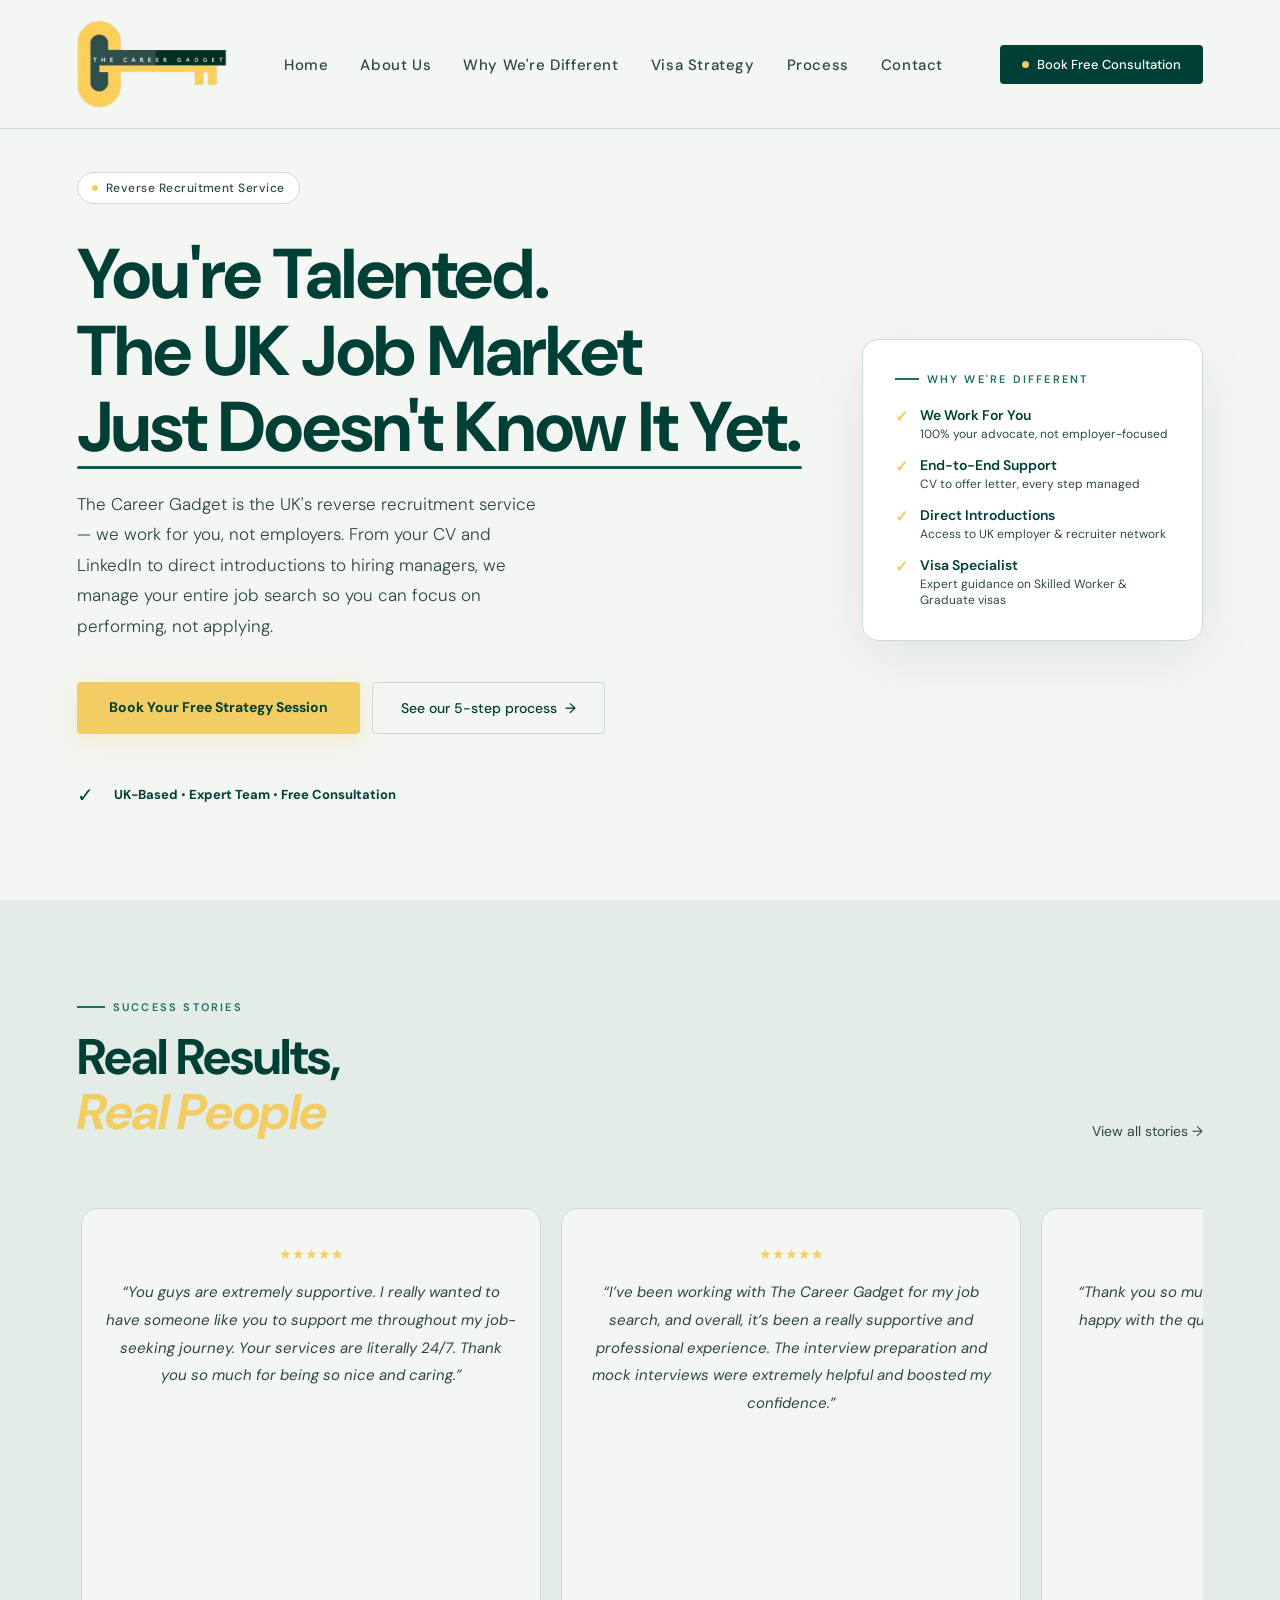
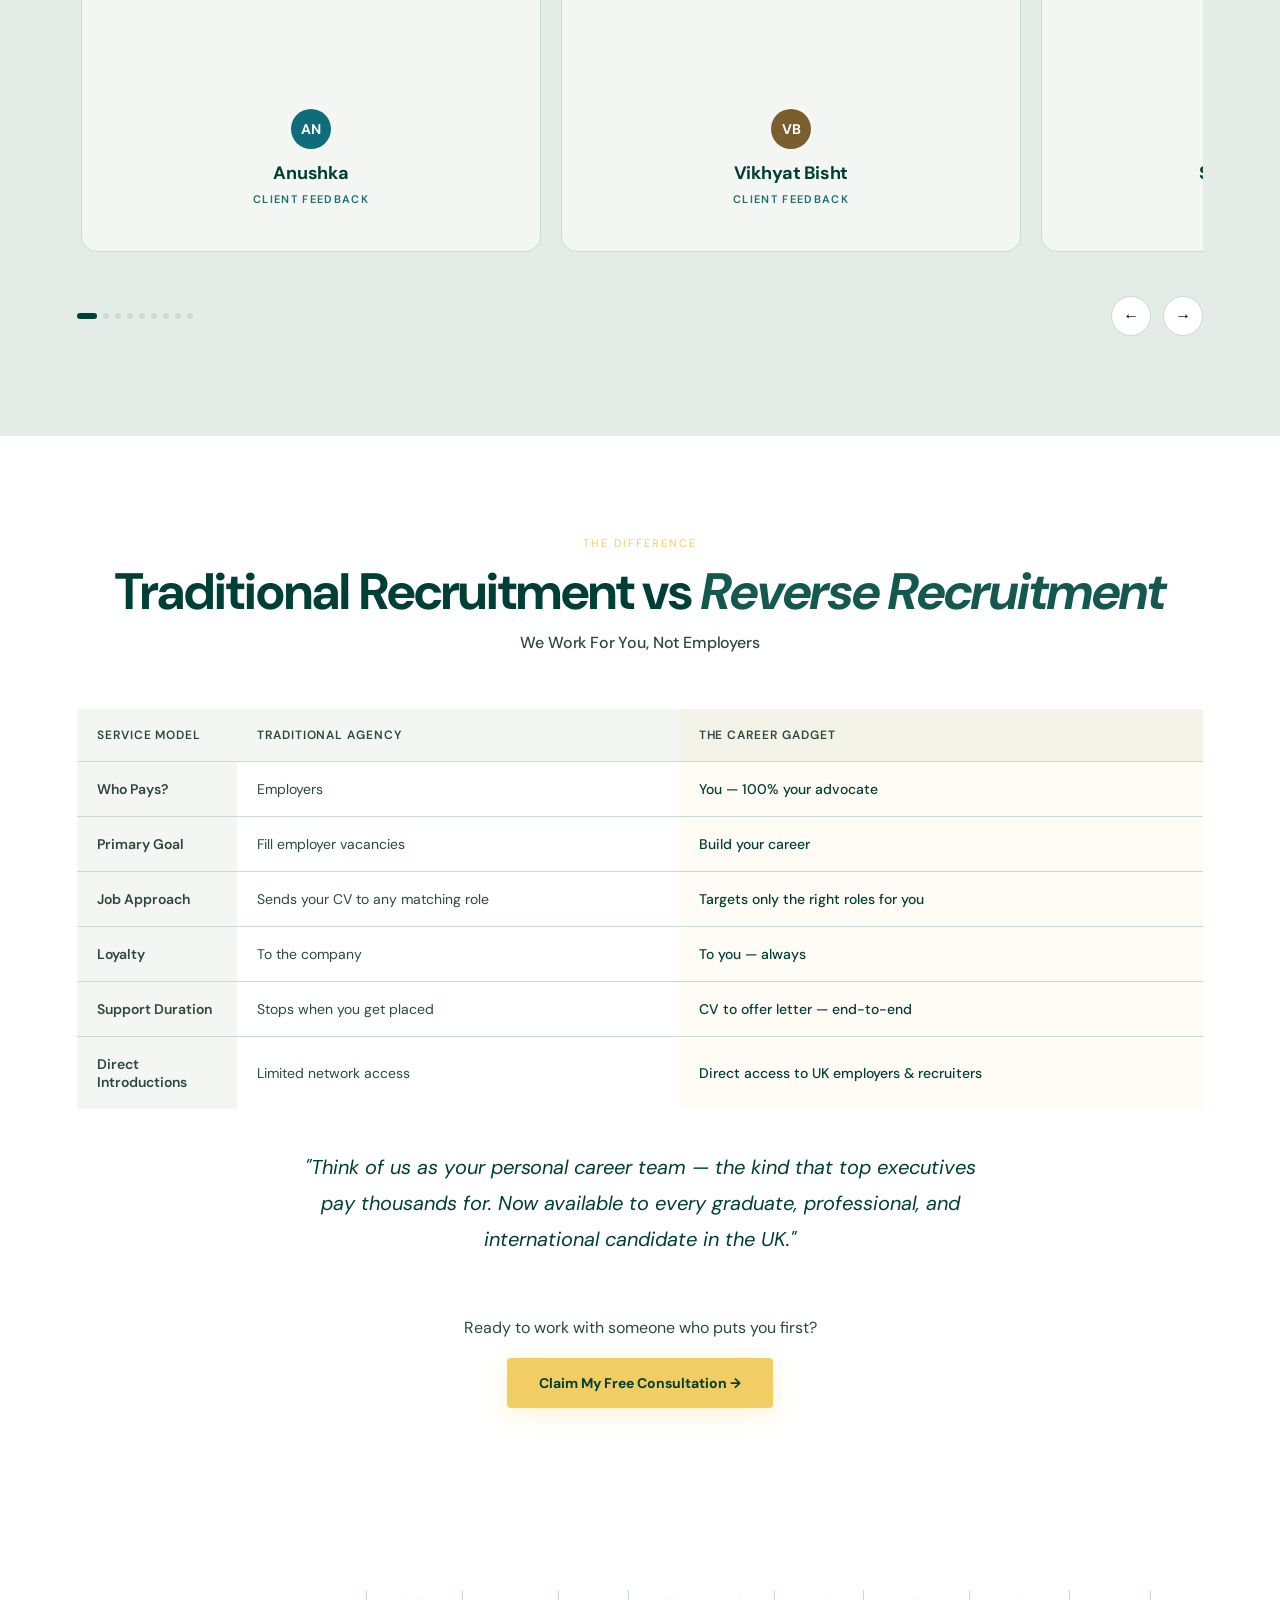
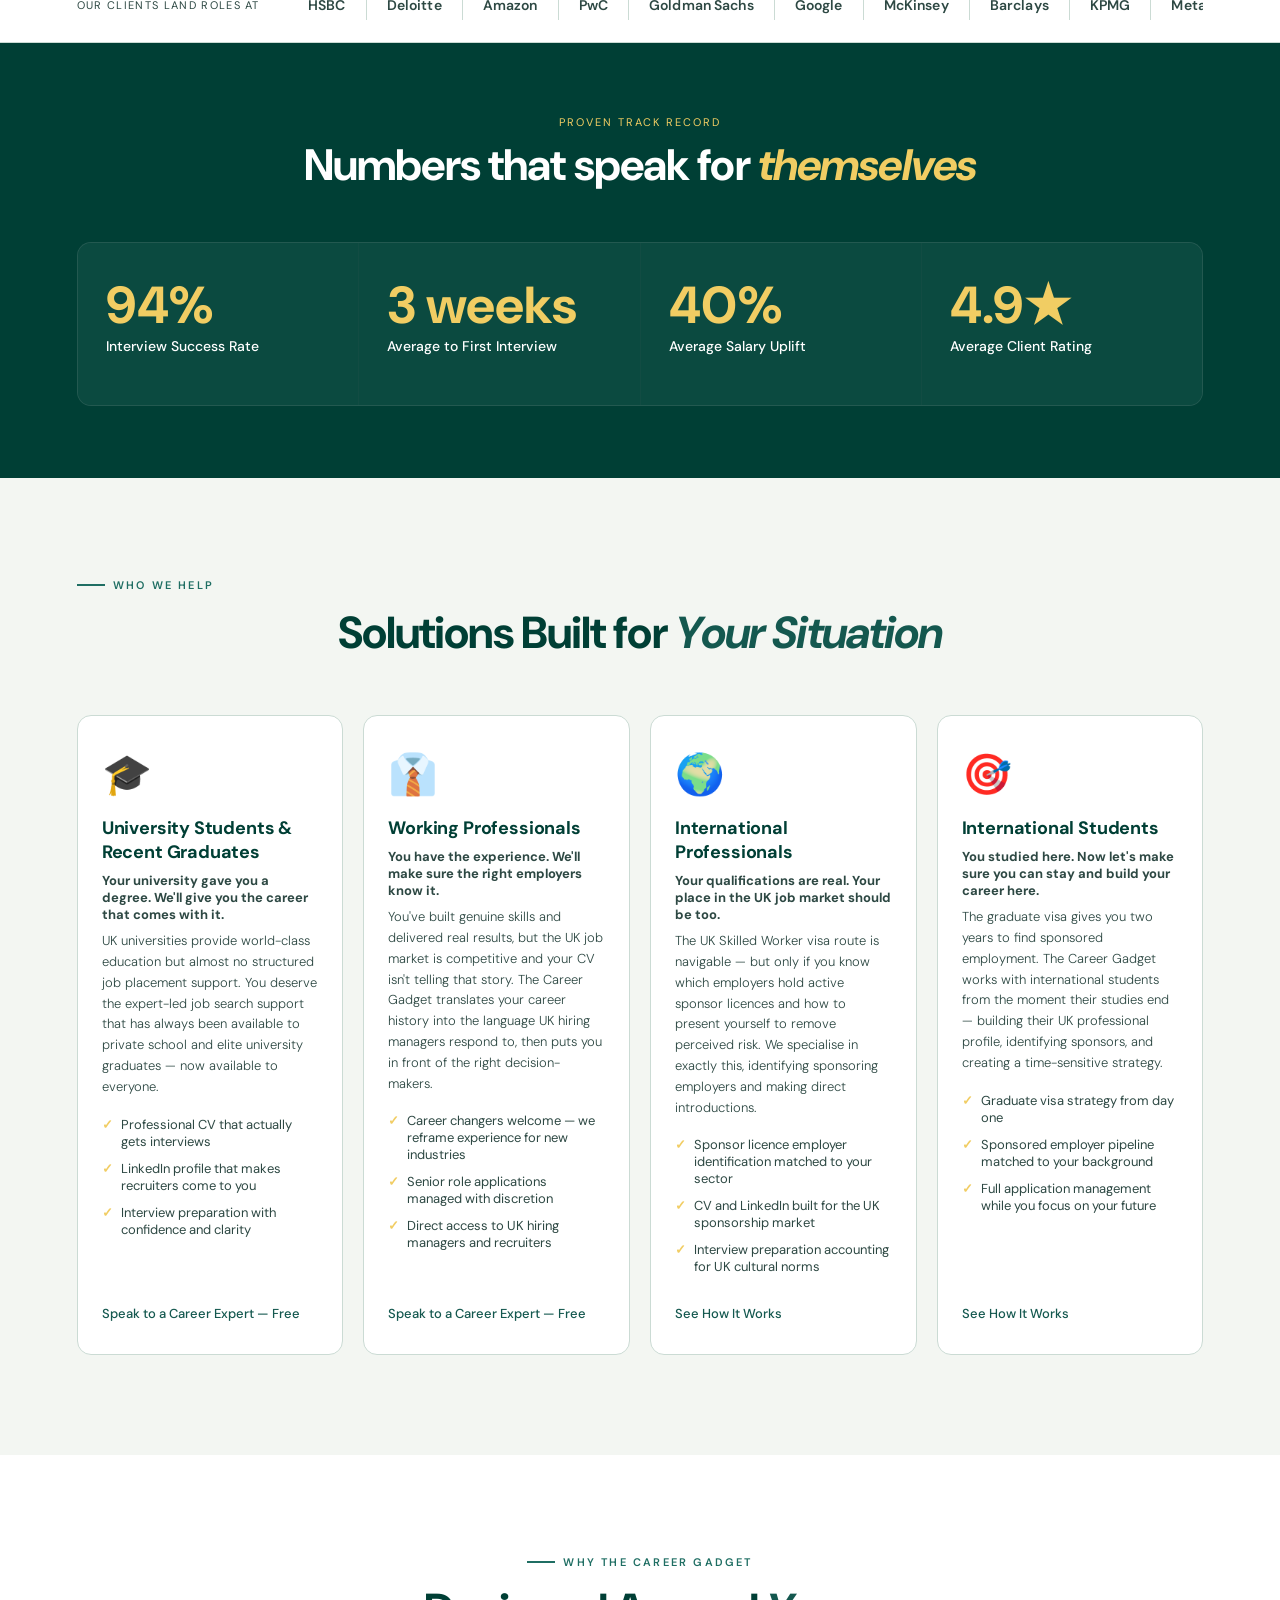
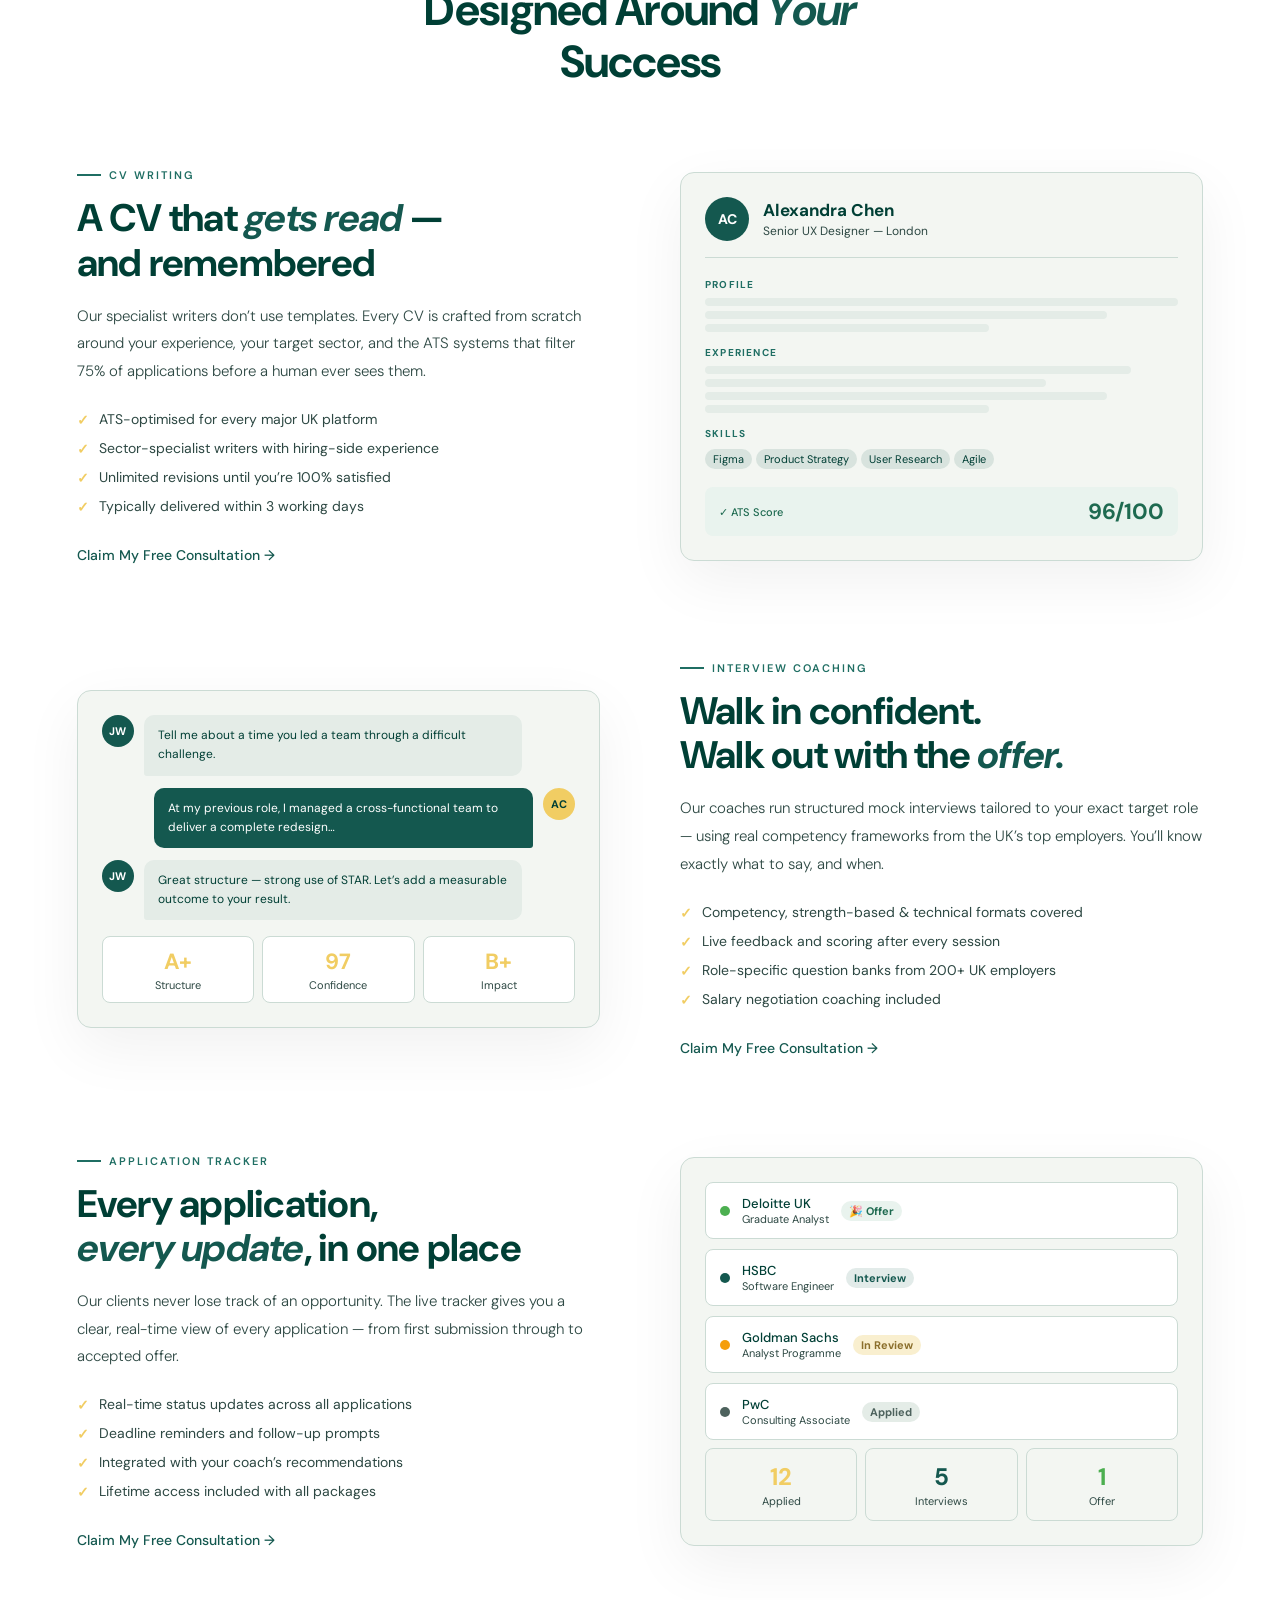
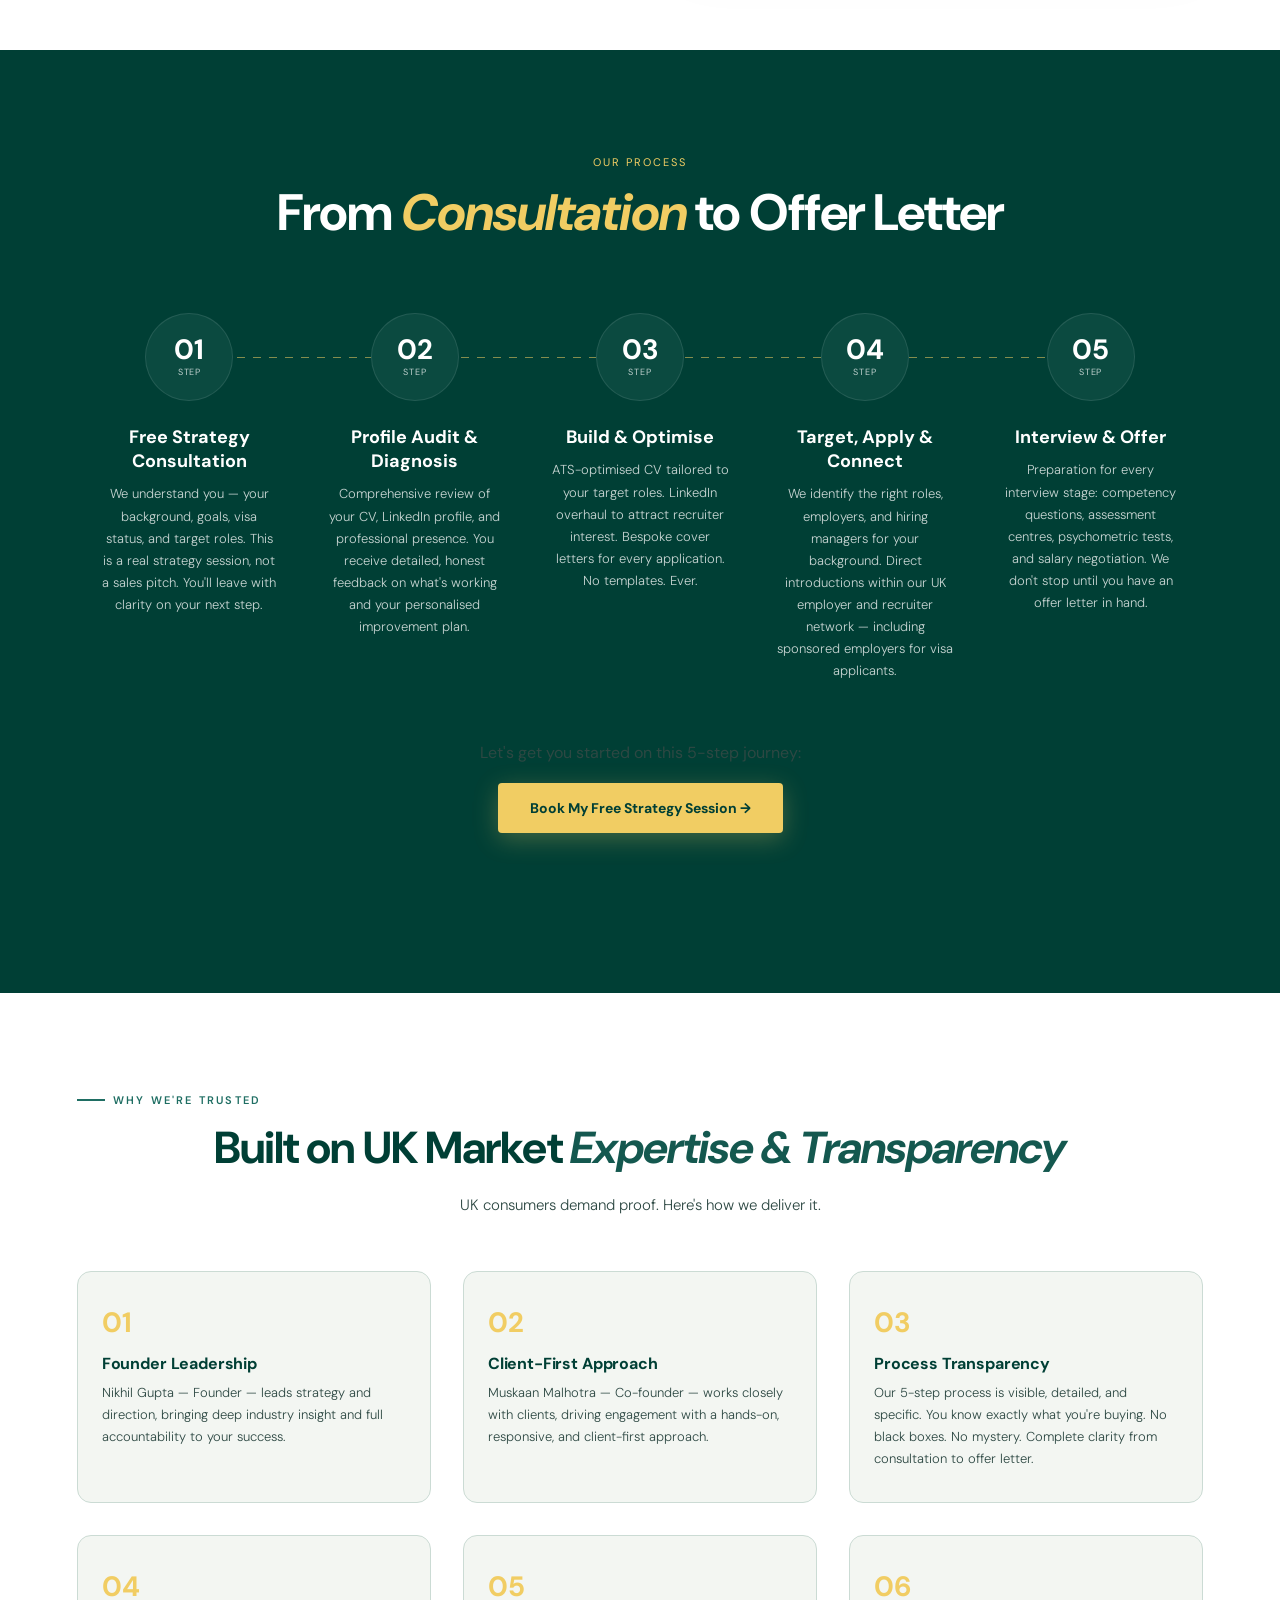
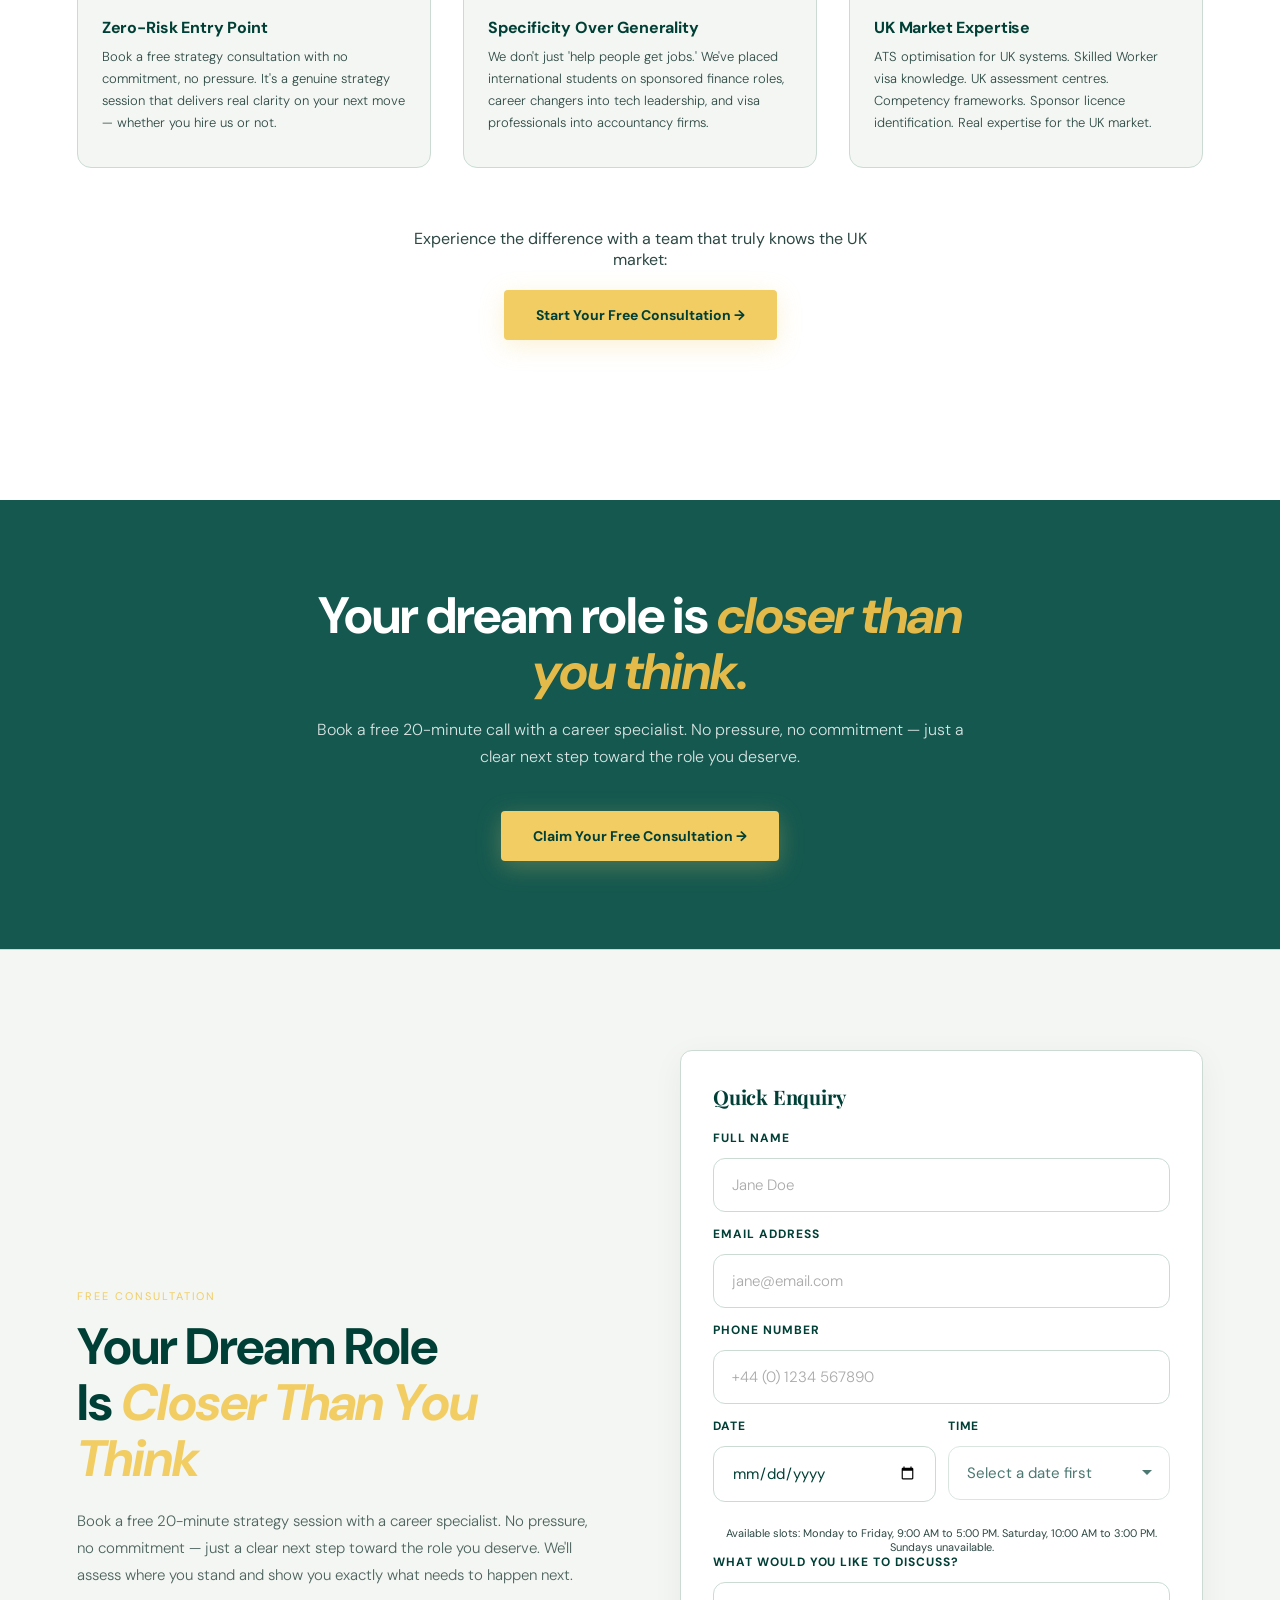
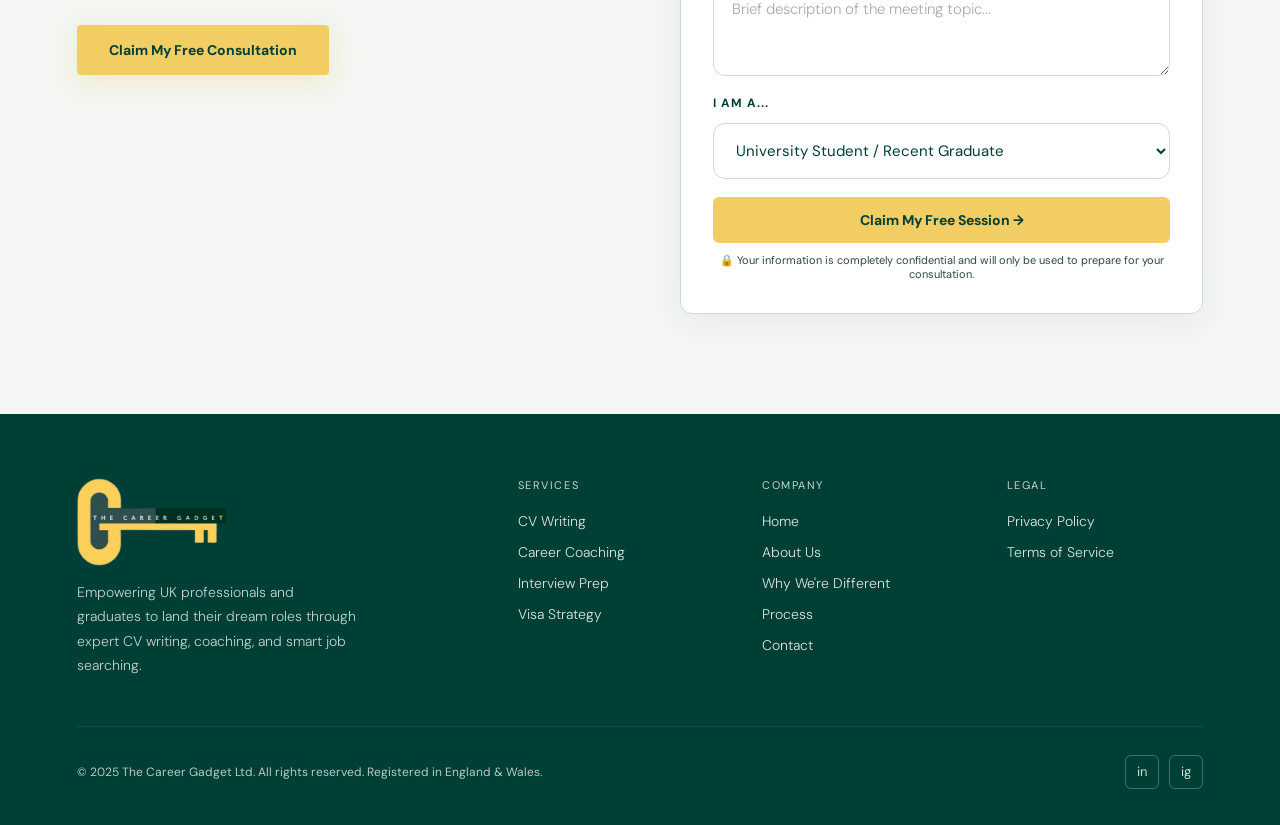
<file: index.html>
<!DOCTYPE html>
<html lang="en">

<head>
  <meta charset="UTF-8" />
  <meta name="viewport" content="width=device-width, initial-scale=1.0" />
  <link rel="apple-touch-icon" sizes="180x180" href="/apple-touch-icon.png" />
  <link rel="icon" type="image/png" sizes="32x32" href="/favicon-32x32.png" />
  <link rel="icon" type="image/png" sizes="16x16" href="/favicon-16x16.png" />
  <link rel="icon" href="/favicon.ico" type="image/x-icon" />
  <link rel="manifest" href="/site.webmanifest" />
  <title>The Career Gadget | UK Career Coaching, CV & Interview Support</title>
  <meta name="description"
    content="The Career Gadget is a UK-based reverse recruitment service helping professionals, graduates and international candidates land interviews, visa sponsorship and offers through expert CVs, LinkedIn, interview coaching and employer introductions.">
  <meta property="og:title" content="The Career Gadget | UK Career Coaching, CV & Interview Support">
  <meta property="og:description"
    content="The Career Gadget is a UK-based reverse recruitment service helping professionals, graduates and international candidates land interviews, visa sponsorship and offers through expert CVs, LinkedIn, interview coaching and employer introductions.">
  <meta property="og:type" content="website">
  <meta property="og:url" content="https://www.thecareergadget.com/">
  <link rel="canonical" href="https://www.thecareergadget.com/">
  <script type="application/ld+json">{
  "@context": "https://schema.org",
  "@type": "ProfessionalService",
  "name": "The Career Gadget",
  "url": "https://www.thecareergadget.com/",
  "logo": "https://www.thecareergadget.com/careerlogo.png",
  "description": "A UK-based reverse recruitment service helping professionals, graduates and international candidates land interviews, visa sponsorship and offers through expert CVs, LinkedIn, interview coaching and employer introductions.",
  "areaServed": "United Kingdom",
  "serviceType": ["Career Coaching", "CV Writing", "Interview Coaching", "Visa Sponsorship Support"],
  "potentialAction": {
    "@type": "ReserveAction",
    "name": "Book Free Consultation",
    "target": "https://www.thecareergadget.com/contact"
  }
}</script>
  <link
    href="https://fonts.googleapis.com/css2?family=Playfair+Display:ital,wght@0,400;0,700;1,400;1,700&family=DM+Sans:wght@300;400;500&display=swap"
    rel="stylesheet" />
  <link rel="stylesheet" href="css/styles.css" />
</head>

<body>

  <nav id="nav">
    <a href="#" class="logo brand-lockup" aria-label="The Career Gadget">
      <img src="careerlogo.png" alt="The Career Gadget logo">
    </a>
    <ul class="nav-center" id="navMenu">
      <li><a href="/">Home</a></li>
      <li><a href="/about-us">About Us</a></li>
      <li><a href="/#difference">Why We're Different</a></li>
      <li><a href="/visa-sponsorship">Visa Strategy</a></li>
      <li><a href="/#process">Process</a></li>
      <li><a href="/contact">Contact</a></li>
    </ul>
    <button class="nav-menu-toggle" id="menuToggle" aria-label="Toggle menu">
      <span></span><span></span><span></span>
    </button>
    <a href="/contact" class="nav-btn"><span class="nav-btn-dot"></span> Book Free Consultation</a>
  </nav>

  <!-- HERO -->
  <section class="hero" id="home">
    <div class="hero-left">
      <div class="hero-label"><span class="hero-label-dot"></span> Reverse Recruitment Service</div>
      <h1 class="hero-h1">You're Talented.<br>The UK Job Market<br><span class="uw">Just Doesn't Know It Yet.</span>
      </h1>
      <p class="hero-body">The Career Gadget is the UK's reverse recruitment service — we work for you, not employers.
        From your CV and LinkedIn to direct introductions to hiring managers, we manage your entire job search so you
        can focus on performing, not applying.</p>
      <div class="hero-ctas">
        <a href="/contact" class="cta-main">Book Your Free Strategy Session</a>
        <a href="#process" class="cta-link">See our 5-step process <span class="cta-link-arrow">→</span></a>
      </div>
      <div class="hero-trust">
        <div class="hero-trust-badge">✓</div>
        <p class="hero-trust-text"><strong>UK-Based</strong> • <strong>Expert Team</strong> • <strong>Free
            Consultation</strong></p>
      </div>
    </div>
    <div class="hero-right">
      <div class="hero-card-main">
        <div class="hcm-badge">Why We're Different</div>
        <div class="hcm-list">
          <div class="hcm-item"><span class="hcm-icon">✓</span>
            <div>
              <div class="hcm-item-title">We Work For You</div>
              <div class="hcm-item-desc">100% your advocate, not employer-focused</div>
            </div>
          </div>
          <div class="hcm-item"><span class="hcm-icon">✓</span>
            <div>
              <div class="hcm-item-title">End-to-End Support</div>
              <div class="hcm-item-desc">CV to offer letter, every step managed</div>
            </div>
          </div>
          <div class="hcm-item"><span class="hcm-icon">✓</span>
            <div>
              <div class="hcm-item-title">Direct Introductions</div>
              <div class="hcm-item-desc">Access to UK employer & recruiter network</div>
            </div>
          </div>
          <div class="hcm-item"><span class="hcm-icon">✓</span>
            <div>
              <div class="hcm-item-title">Visa Specialist</div>
              <div class="hcm-item-desc">Expert guidance on Skilled Worker & Graduate visas</div>
            </div>
          </div>
        </div>
      </div>
    </div>
  </section>


  <!-- TESTIMONIALS -->
  <section class="testimonials" id="testimonials">
    <div class="testi-top">
      <div>
        <div class="about-text-tag reveal">Success Stories</div>
        <h2 class="testi-h2 reveal">Real Results,<br><em>Real People</em></h2>
      </div>
      <a href="#" class="testi-link reveal">View all stories &rarr;</a>
    </div>
    <div class="testi-carousel-wrap">
      <div class="testi-carousel" id="testiCarousel">
        <!-- <div class="tcard featured"><div class="tcard-stars">&#9733;&#9733;&#9733;&#9733;&#9733;</div><p class="tcard-quote">&ldquo;Within three weeks of working with The Career Gadget I had four interviews lined up. Their CV team completely transformed how I presented myself &mdash; I finally felt like my application actually reflected my abilities.&rdquo;</p><div class="tcard-sep"></div><div class="tcard-foot"><div class="tcard-av">JM</div><div><div class="tcard-name">James Mitchell</div><div class="tcard-role">Software Engineer &rarr; HSBC UK</div></div></div></div> -->
        <!-- <div class="tcard"><div class="tcard-stars">&#9733;&#9733;&#9733;&#9733;&#9733;</div><p class="tcard-quote">&ldquo;The interview coaching was unlike anything I&rsquo;d experienced. I walked into the final round genuinely excited. I got the offer the next day.&rdquo;</p><div class="tcard-sep"></div><div class="tcard-foot"><div class="tcard-av" style="background:#D4AE43">PS</div><div><div class="tcard-name">Priya Sharma</div><div class="tcard-role">Graduate &rarr; Deloitte UK</div></div></div></div>
      <div class="tcard"><div class="tcard-stars">&#9733;&#9733;&#9733;&#9733;&#9733;</div><p class="tcard-quote">&ldquo;I landed a role 40% above my previous salary. The whole team was invested in my success &mdash; they treated my career like their own.&rdquo;</p><div class="tcard-sep"></div><div class="tcard-foot"><div class="tcard-av" style="background:#2F6F66">TR</div><div><div class="tcard-name">Thomas Reed</div><div class="tcard-role">Career Changer &rarr; Amazon UK</div></div></div></div>
      <div class="tcard"><div class="tcard-stars">&#9733;&#9733;&#9733;&#9733;&#9733;</div><p class="tcard-quote">&ldquo;My LinkedIn was completely transformed. Within a week of the update I started getting inbound messages from recruiters at firms I&rsquo;d been targeting for months.&rdquo;</p><div class="tcard-sep"></div><div class="tcard-foot"><div class="tcard-av" style="background:#5F7A74">AK</div><div><div class="tcard-name">Aisha Kaur</div><div class="tcard-role">Marketing Manager &rarr; Google UK</div></div></div></div>
      <div class="tcard"><div class="tcard-stars">&#9733;&#9733;&#9733;&#9733;&#9733;</div><p class="tcard-quote">&ldquo;I&rsquo;d been applying for six months with zero results. After two weeks with The Career Gadget, I had three first-round interviews. The difference was night and day.&rdquo;</p><div class="tcard-sep"></div><div class="tcard-foot"><div class="tcard-av" style="background:#0F766E">RL</div><div><div class="tcard-name">Ryan Lewis</div><div class="tcard-role">Graduate &rarr; PwC UK</div></div></div></div>
      <div class="tcard"><div class="tcard-stars">&#9733;&#9733;&#9733;&#9733;&#9733;</div><p class="tcard-quote">&ldquo;As a career changer coming from education into finance, I was sceptical. The Career Gadget repositioned my story brilliantly. I now work at Barclays.&rdquo;</p><div class="tcard-sep"></div><div class="tcard-foot"><div class="tcard-av" style="background:#8B6F2C">NP</div><div><div class="tcard-name">Natalie Park</div><div class="tcard-role">Teacher &rarr; Barclays Investment Banking</div></div></div></div> -->
        <div class="tcard">
          <div class="tcard-stars">&#9733;&#9733;&#9733;&#9733;&#9733;</div>
          <p class="tcard-quote">&ldquo;You guys are extremely supportive. I really wanted to have someone like you to
            support me throughout my job-seeking journey. Your services are literally 24/7. Thank you so much for being
            so nice and caring.&rdquo;</p>
          <div class="tcard-sep"></div>
          <div class="tcard-foot">
            <div class="tcard-av" style="background:#0F6D7A">AN</div>
            <div>
              <div class="tcard-name">Anushka</div>
              <div class="tcard-role">Client Feedback</div>
            </div>
          </div>
        </div>
        <div class="tcard">
          <div class="tcard-stars">&#9733;&#9733;&#9733;&#9733;&#9733;</div>
          <p class="tcard-quote">&ldquo;I&rsquo;ve been working with The Career Gadget for my job search, and overall,
            it&rsquo;s been a really supportive and professional experience. The interview preparation and mock
            interviews were extremely helpful and boosted my confidence.&rdquo;</p>
          <div class="tcard-sep"></div>
          <div class="tcard-foot">
            <div class="tcard-av" style="background:#7A5F2E">VB</div>
            <div>
              <div class="tcard-name">Vikhyat Bisht</div>
              <div class="tcard-role">Client Feedback</div>
            </div>
          </div>
        </div>
        <div class="tcard">
          <div class="tcard-stars">&#9733;&#9733;&#9733;&#9733;&#9733;</div>
          <p class="tcard-quote">&ldquo;Thank you so much for your support. Overall, I&rsquo;m really happy with the
            quality and appreciate your help in this tough market.&rdquo;</p>
          <div class="tcard-sep"></div>
          <div class="tcard-foot">
            <div class="tcard-av" style="background:#355E8C">SN</div>
            <div>
              <div class="tcard-name">Shah Yunn Naing</div>
              <div class="tcard-role">Client Feedback</div>
            </div>
          </div>
        </div>
        <div class="tcard">
          <div class="tcard-stars">&#9733;&#9733;&#9733;&#9733;&#9733;</div>
          <p class="tcard-quote">&ldquo;I&rsquo;m honestly really enjoying the process. It&rsquo;s been a great
            experience so far and I&rsquo;m feeling good about the progress.&rdquo;</p>
          <div class="tcard-sep"></div>
          <div class="tcard-foot">
            <div class="tcard-av" style="background:#4E7B58">KK</div>
            <div>
              <div class="tcard-name">Kunal Kamble</div>
              <div class="tcard-role">Client Feedback</div>
            </div>
          </div>
        </div>
        <div class="tcard">
          <div class="tcard-stars">&#9733;&#9733;&#9733;&#9733;&#9733;</div>
          <p class="tcard-quote">&ldquo;The service has been wonderful. The support you and your team gave me in CV
            building is very appreciable. I would definitely recommend your services to others hoping to land
            jobs.&rdquo;</p>
          <div class="tcard-sep"></div>
          <div class="tcard-foot">
            <div class="tcard-av" style="background:#7A4C6A">ME</div>
            <div>
              <div class="tcard-name">Merlin</div>
              <div class="tcard-role">Client Feedback</div>
            </div>
          </div>
        </div>
        <div class="tcard">
          <div class="tcard-stars">&#9733;&#9733;&#9733;&#9733;&#9733;</div>
          <p class="tcard-quote">&ldquo;Thank you so much for your help with my CV and cover letter. The feedback and
            suggestions made a big difference, and I feel much more confident about my applications now.&rdquo;</p>
          <div class="tcard-sep"></div>
          <div class="tcard-foot">
            <div class="tcard-av" style="background:#2D6D78">PA</div>
            <div>
              <div class="tcard-name">Palak</div>
              <div class="tcard-role">Client Feedback</div>
            </div>
          </div>
        </div>
        <div class="tcard">
          <div class="tcard-stars">&#9733;&#9733;&#9733;&#9733;&#9733;</div>
          <p class="tcard-quote">&ldquo;It is definitely a 10/10 for me. The service was really great and honestly it
            gave me confidence about my CV and cover letter.&rdquo;</p>
          <div class="tcard-sep"></div>
          <div class="tcard-foot">
            <div class="tcard-av" style="background:#8A6A2F">FA</div>
            <div>
              <div class="tcard-name">Faustine</div>
              <div class="tcard-role">Client Feedback</div>
            </div>
          </div>
        </div>
        <div class="tcard">
          <div class="tcard-stars">&#9733;&#9733;&#9733;&#9733;&#9733;</div>
          <p class="tcard-quote">&ldquo;I had a wonderful experience with your recruitment service. Your team was
            incredibly helpful and professional throughout the process. You made everything smooth and
            stress-free.&rdquo;</p>
          <div class="tcard-sep"></div>
          <div class="tcard-foot">
            <div class="tcard-av" style="background:#1F7B6E">EM</div>
            <div>
              <div class="tcard-name">Emma</div>
              <div class="tcard-role">Client Feedback</div>
            </div>
          </div>
        </div>
        <div class="tcard">
          <div class="tcard-stars">&#9733;&#9733;&#9733;&#9733;&#9733;</div>
          <p class="tcard-quote">&ldquo;Your 24/7 service is amazing. You and your team works magnificently and always
            there to help out . Team never ignores even small questions and eager to answer with genuine enthusiasm. I
            like your services very much and would love to recommend it to others.&rdquo;</p>
          <div class="tcard-sep"></div>
          <div class="tcard-foot">
            <div class="tcard-av" style="background:#1F7B6E">R</div>
            <div>
              <div class="tcard-name">Raj</div>
              <div class="tcard-role">Client Feedback</div>
            </div>
          </div>
        </div>
        <div class="tcard">
          <div class="tcard-stars">&#9733;&#9733;&#9733;&#9733;&#9733;</div>
          <p class="tcard-quote">&ldquo;I would really like to appreciate Muskan for being extremely supportive and
            always available whenever needed. She is active all the time and responds quickly whenever I text or ask for
            help, no matter the time. Her guidance and support have been really helpful throughout the application
            process, especially in helping me move closer to my dream job. <br>
            She is very patient, encouraging, and genuinely dedicated to helping others. I truly appreciate all the
            effort and support she provides 24/7. Thank you, Muskan, for being so helpful and reliable!&rdquo;</p>
          <div class="tcard-sep"></div>
          <div class="tcard-foot">
            <div class="tcard-av" style="background:#1F7B6E">B</div>
            <div>
              <div class="tcard-name">Bhargavi</div>
              <div class="tcard-role">Client Feedback</div>
            </div>
          </div>
        </div>
        <div class="tcard">
          <div class="tcard-stars">&#9733;&#9733;&#9733;&#9733;&#9733;</div>
          <p class="tcard-quote">&ldquo;Career Gadget has been really helpful in my job hunt and have been always responsive no matter what time of the day. I was supported by Muskaan, who from the very first minute was helpful and motivating and always made sure to ask enough questions to properly apply for the roles we thought I was the best fit for. Additionally, I loved how user friendly their service was and the tracker was very useful to keep track of all the applications from the preparation stage to the final submission. Also, I really appreciate the amount of hard work put into tailoring my CV and Cover Letter as per the role requirements every time. All in all, I have had an amazing experience with Career Gadget and would most definitely recommend their service. Cheers!&rdquo;</p>
          <div class="tcard-sep"></div>
          <div class="tcard-foot">
            <div class="tcard-av" style="background:#3A6B8C">SW</div>
            <div>
              <div class="tcard-name">Swapnil</div>
              <div class="tcard-role">Client Feedback</div>
            </div>
          </div>
        </div>
      </div>
    </div>
    <div class="testi-controls">
      <div class="testi-dots" id="testiDots">
        <div class="testi-dot active" data-slide="0"></div>
        <div class="testi-dot" data-slide="1"></div>
        <div class="testi-dot" data-slide="2"></div>
        <div class="testi-dot" data-slide="3"></div>
      </div>
      <button class="testi-nav" id="testiPrev" aria-label="Previous">&#8592;</button>
      <button class="testi-nav" id="testiNext" aria-label="Next">&#8594;</button>
    </div>
  </section>

  <!-- COMPARISON -->
  <section class="comparison-section" id="difference">
    <div class="comp-header reveal">
      <span class="comp-tag">The Difference</span>
      <h2 class="comp-title">Traditional Recruitment vs <em>Reverse Recruitment</em></h2>
      <p class="comp-subtitle">We Work For You, Not Employers</p>
    </div>
    <div class="comp-table-wrap">
      <table class="comp-table reveal">
        <thead>
          <tr>
            <th class="comp-th-label">Service Model</th>
            <th class="comp-th-trad">Traditional Agency</th>
            <th class="comp-th-us">The Career Gadget</th>
          </tr>
        </thead>
        <tbody>
          <tr>
            <td class="comp-row-label">Who Pays?</td>
            <td>Employers</td>
            <td class="highlight">You — 100% your advocate</td>
          </tr>
          <tr>
            <td class="comp-row-label">Primary Goal</td>
            <td>Fill employer vacancies</td>
            <td class="highlight">Build your career</td>
          </tr>
          <tr>
            <td class="comp-row-label">Job Approach</td>
            <td>Sends your CV to any matching role</td>
            <td class="highlight">Targets only the right roles for you</td>
          </tr>
          <tr>
            <td class="comp-row-label">Loyalty</td>
            <td>To the company</td>
            <td class="highlight">To you — always</td>
          </tr>
          <tr>
            <td class="comp-row-label">Support Duration</td>
            <td>Stops when you get placed</td>
            <td class="highlight">CV to offer letter — end-to-end</td>
          </tr>
          <tr>
            <td class="comp-row-label">Direct Introductions</td>
            <td>Limited network access</td>
            <td class="highlight">Direct access to UK employers & recruiters</td>
          </tr>
        </tbody>
      </table>
    </div>
    <div class="comp-quote reveal">
      <p class="comp-quote-text">"Think of us as your personal career team — the kind that top executives pay thousands
        for. Now available to every graduate, professional, and international candidate in the UK."</p>
    </div>
    <div style="text-align:center;padding:60px 20px;display:flex;flex-direction:column;align-items:center;gap:20px">
      <p style="font-size:16px;color:var(--ink3);max-width:500px">Ready to work with someone who puts you first?</p>
      <a href="/contact" class="cta-main" style="display:inline-block">Claim My Free Consultation →</a>
    </div>
  </section>

  <!-- PLACED AT -->
  <div class="placed-at">
    <span class="placed-at-label">Our clients land roles at</span>
    <div class="carousel-wrap">
      <div class="carousel-track" id="placedCarousel">
        <span class="placed-logo">HSBC</span><span class="placed-logo">Deloitte</span><span
          class="placed-logo">Amazon</span>
        <span class="placed-logo">PwC</span><span class="placed-logo">Goldman&nbsp;Sachs</span><span
          class="placed-logo">Google</span>
        <span class="placed-logo">McKinsey</span><span class="placed-logo">Barclays</span><span
          class="placed-logo">KPMG</span><span class="placed-logo">Meta</span>
      </div>
    </div>
  </div>

  <!-- ABOUT -->
  <!-- <section class="about-strip" id="about">
  <div>
    <div class="about-text-tag reveal">Our Track Record</div>
    <h2 class="about-h2 reveal">We've Proven It<br>Works for <em>Every Type</em></h2>
    <p class="about-body reveal">Whether you're a recent graduate, changing careers, an international professional seeking visa sponsorship, or a seasoned professional — our tailored strategies deliver results. No generic templates. Every approach is personalized to your situation.</p>
  </div>
  <div class="about-stats reveal">
    <div class="astat"><div class="astat-num orange" data-counter="2400" data-suffix="+">2,400+</div><div class="astat-label">Clients Placed</div></div>
    <div class="astat"><div class="astat-num blue" data-counter="94" data-suffix="%">94%</div><div class="astat-label">Interview Success Rate</div></div>
    <div class="astat"><div class="astat-num orange" data-counter="3" data-suffix=" weeks">3 weeks</div><div class="astat-label">Average to First Interview</div></div>
    <div class="astat"><div class="astat-num blue" data-counter="4.9" data-suffix="★" data-decimals="1">4.9★</div><div class="astat-label">Average Client Rating</div></div>
  </div>
</section> -->

  <!-- RESULTS STRIP -->
  <section class="results-strip">
    <div class="results-strip-top reveal">
      <span class="results-strip-tag">Proven Track Record</span>
      <h2 class="results-strip-h2">Numbers that speak for <em>themselves</em></h2>
    </div>
    <div class="results-grid">
      <div class="result-item reveal">
        <div class="result-num" data-counter="94" data-suffix="%">94%</div>
        <div class="result-label">Interview Success Rate</div>
      </div>
      <div class="result-item reveal reveal-d1">
        <div class="result-num" data-counter="3" data-suffix=" weeks">3&nbsp;weeks</div>
        <div class="result-label">Average to First Interview</div>
      </div>
      <div class="result-item reveal reveal-d2">
        <div class="result-num" data-counter="40" data-suffix="%">40%</div>
        <div class="result-label">Average Salary Uplift</div>
      </div>
      <div class="result-item reveal reveal-d3">
        <div class="result-num" data-counter="4.9" data-suffix="&#9733;" data-decimals="1">4.9&#9733;</div>
        <div class="result-label">Average Client Rating</div>
      </div>
    </div>
  </section>

  <!-- AUDIENCES -->
  <section class="audiences" id="audiences">
    <div class="audiences-top">
      <div class="about-text-tag reveal">Who We Help</div>
      <h2 class="about-h2 reveal" style="margin-bottom:0">Solutions Built for <em>Your Situation</em></h2>
    </div>
    <div class="audience-grid">
      <div class="aud-card reveal">
        <div class="aud-icon">🎓</div>
        <h3>University Students & Recent Graduates</h3>
        <p class="aud-desc"><strong>Your university gave you a degree. We'll give you the career that comes with
            it.</strong></p>
        <p class="aud-desc-detail">UK universities provide world-class education but almost no structured job placement
          support. You deserve the expert-led job search support that has always been available to private school and
          elite university graduates — now available to everyone.</p>
        <ul class="aud-benefits">
          <li>Professional CV that actually gets interviews</li>
          <li>LinkedIn profile that makes recruiters come to you</li>
          <li>Interview preparation with confidence and clarity</li>
        </ul><a href="/contact" class="aud-cta">Speak to a Career Expert — Free</a>
      </div>
      <div class="aud-card reveal reveal-d1">
        <div class="aud-icon">👔</div>
        <h3>Working Professionals</h3>
        <p class="aud-desc"><strong>You have the experience. We'll make sure the right employers know it.</strong></p>
        <p class="aud-desc-detail">You've built genuine skills and delivered real results, but the UK job market is
          competitive and your CV isn't telling that story. The Career Gadget translates your career history into the
          language UK hiring managers respond to, then puts you in front of the right decision-makers.</p>
        <ul class="aud-benefits">
          <li>Career changers welcome — we reframe experience for new industries</li>
          <li>Senior role applications managed with discretion</li>
          <li>Direct access to UK hiring managers and recruiters</li>
        </ul><a href="/contact" class="aud-cta">Speak to a Career Expert — Free</a>
      </div>
      <div class="aud-card reveal reveal-d2">
        <div class="aud-icon">🌍</div>
        <h3>International Professionals</h3>
        <p class="aud-desc"><strong>Your qualifications are real. Your place in the UK job market should be
            too.</strong></p>
        <p class="aud-desc-detail">The UK Skilled Worker visa route is navigable — but only if you know which employers
          hold active sponsor licences and how to present yourself to remove perceived risk. We specialise in exactly
          this, identifying sponsoring employers and making direct introductions.</p>
        <ul class="aud-benefits">
          <li>Sponsor licence employer identification matched to your sector</li>
          <li>CV and LinkedIn built for the UK sponsorship market</li>
          <li>Interview preparation accounting for UK cultural norms</li>
        </ul><a href="/visa-sponsorship" class="aud-cta">See How It Works</a>
      </div>
      <div class="aud-card reveal reveal-d1">
        <div class="aud-icon">🎯</div>
        <h3>International Students</h3>
        <p class="aud-desc"><strong>You studied here. Now let's make sure you can stay and build your career
            here.</strong></p>
        <p class="aud-desc-detail">The graduate visa gives you two years to find sponsored employment. The Career Gadget
          works with international students from the moment their studies end — building their UK professional profile,
          identifying sponsors, and creating a time-sensitive strategy.</p>
        <ul class="aud-benefits">
          <li>Graduate visa strategy from day one</li>
          <li>Sponsored employer pipeline matched to your background</li>
          <li>Full application management while you focus on your future</li>
        </ul><a href="/visa-sponsorship" class="aud-cta">See How It Works</a>
      </div>
    </div>
  </section>

  <!-- FEATURE SPOTLIGHT -->
  <section class="feature-spot" id="why-us">
    <div class="feature-spot-top">
      <div class="about-text-tag reveal" style="justify-content:center">Why The Career Gadget</div>
      <h2 class="about-h2 reveal" style="text-align:center;max-width:520px;margin:0 auto">Designed Around <em>Your</em>
        Success</h2>
    </div>
    <div class="feature-block reveal">
      <div class="feature-text">
        <div class="feature-tag">CV Writing</div>
        <h3 class="feature-h3">A CV that <em>gets read</em> &mdash;<br>and remembered</h3>
        <p class="feature-body">Our specialist writers don&rsquo;t use templates. Every CV is crafted from scratch
          around your experience, your target sector, and the ATS systems that filter 75% of applications before a human
          ever sees them.</p>
        <ul class="feature-bullets">
          <li>ATS-optimised for every major UK platform</li>
          <li>Sector-specialist writers with hiring-side experience</li>
          <li>Unlimited revisions until you&rsquo;re 100% satisfied</li>
          <li>Typically delivered within 3 working days</li>
        </ul>
        <a href="/contact" class="feature-cta">Claim My Free Consultation →</a>
      </div>
      <div class="feature-visual">
        <div class="fv-card">
          <div class="fv-cv-header">
            <div class="fv-cv-avatar">AC</div>
            <div>
              <div class="fv-cv-name">Alexandra Chen</div>
              <div class="fv-cv-role">Senior UX Designer &mdash; London</div>
            </div>
          </div>
          <div class="fv-cv-section">
            <div class="fv-cv-section-title">Profile</div>
            <div class="fv-cv-line w100"></div>
            <div class="fv-cv-line w85"></div>
            <div class="fv-cv-line w60"></div>
          </div>
          <div class="fv-cv-section">
            <div class="fv-cv-section-title">Experience</div>
            <div class="fv-cv-line w90"></div>
            <div class="fv-cv-line w72"></div>
            <div class="fv-cv-line w85"></div>
            <div class="fv-cv-line w60"></div>
          </div>
          <div class="fv-cv-section">
            <div class="fv-cv-section-title">Skills</div>
            <div><span class="fv-cv-badge">Figma</span><span class="fv-cv-badge">Product Strategy</span><span
                class="fv-cv-badge">User Research</span><span class="fv-cv-badge">Agile</span></div>
          </div>
          <div class="fv-ats-score"><span class="fv-ats-label">&#10003; ATS Score</span><span
              class="fv-ats-val">96/100</span></div>
        </div>
      </div>
    </div>
    <div class="feature-block flip reveal">
      <div class="feature-text">
        <div class="feature-tag">Interview Coaching</div>
        <h3 class="feature-h3">Walk in confident.<br>Walk out with the <em>offer.</em></h3>
        <p class="feature-body">Our coaches run structured mock interviews tailored to your exact target role &mdash;
          using real competency frameworks from the UK&rsquo;s top employers. You&rsquo;ll know exactly what to say, and
          when.</p>
        <ul class="feature-bullets">
          <li>Competency, strength-based &amp; technical formats covered</li>
          <li>Live feedback and scoring after every session</li>
          <li>Role-specific question banks from 200+ UK employers</li>
          <li>Salary negotiation coaching included</li>
        </ul>
        <a href="/contact" class="feature-cta">Claim My Free Consultation →</a>
      </div>
      <div class="feature-visual">
        <div class="fv-card">
          <div class="fv-interview">
            <div class="fv-msg">
              <div class="fv-msg-av coach">JW</div>
              <div class="fv-bubble coach">Tell me about a time you led a team through a difficult challenge.</div>
            </div>
            <div class="fv-msg right">
              <div class="fv-msg-av user">AC</div>
              <div class="fv-bubble user">At my previous role, I managed a cross-functional team to deliver a complete
                redesign&hellip;</div>
            </div>
            <div class="fv-msg">
              <div class="fv-msg-av coach">JW</div>
              <div class="fv-bubble coach">Great structure &mdash; strong use of STAR. Let&rsquo;s add a measurable
                outcome to your result.</div>
            </div>
          </div>
          <div class="fv-score-row">
            <div class="fv-score-chip">
              <div class="fv-score-chip-num">A+</div>
              <div class="fv-score-chip-label">Structure</div>
            </div>
            <div class="fv-score-chip">
              <div class="fv-score-chip-num">97</div>
              <div class="fv-score-chip-label">Confidence</div>
            </div>
            <div class="fv-score-chip">
              <div class="fv-score-chip-num">B+</div>
              <div class="fv-score-chip-label">Impact</div>
            </div>
          </div>
        </div>
      </div>
    </div>
    <div class="feature-block reveal">
      <div class="feature-text">
        <div class="feature-tag">Application Tracker</div>
        <h3 class="feature-h3">Every application,<br><em>every update</em>, in one place</h3>
        <p class="feature-body">Our clients never lose track of an opportunity. The live tracker gives you a clear,
          real-time view of every application &mdash; from first submission through to accepted offer.</p>
        <ul class="feature-bullets">
          <li>Real-time status updates across all applications</li>
          <li>Deadline reminders and follow-up prompts</li>
          <li>Integrated with your coach&rsquo;s recommendations</li>
          <li>Lifetime access included with all packages</li>
        </ul>
        <a href="/contact" class="feature-cta">Claim My Free Consultation →</a>
      </div>
      <div class="feature-visual">
        <div class="fv-card">
          <div class="fv-tracker">
            <div class="fv-track-item">
              <div class="fv-track-dot offer"></div>
              <div>
                <div class="fv-track-company">Deloitte UK</div>
                <div class="fv-track-role">Graduate Analyst</div>
              </div><span class="fv-track-status offer">&#127881; Offer</span>
            </div>
            <div class="fv-track-item">
              <div class="fv-track-dot interview"></div>
              <div>
                <div class="fv-track-company">HSBC</div>
                <div class="fv-track-role">Software Engineer</div>
              </div><span class="fv-track-status interview">Interview</span>
            </div>
            <div class="fv-track-item">
              <div class="fv-track-dot review"></div>
              <div>
                <div class="fv-track-company">Goldman Sachs</div>
                <div class="fv-track-role">Analyst Programme</div>
              </div><span class="fv-track-status review">In Review</span>
            </div>
            <div class="fv-track-item">
              <div class="fv-track-dot sent"></div>
              <div>
                <div class="fv-track-company">PwC</div>
                <div class="fv-track-role">Consulting Associate</div>
              </div><span class="fv-track-status sent">Applied</span>
            </div>
          </div>
          <div class="fv-track-summary">
            <div class="fv-track-sum-item">
              <div class="fv-track-sum-num orange">12</div>
              <div class="fv-track-sum-label">Applied</div>
            </div>
            <div class="fv-track-sum-item">
              <div class="fv-track-sum-num blue">5</div>
              <div class="fv-track-sum-label">Interviews</div>
            </div>
            <div class="fv-track-sum-item">
              <div class="fv-track-sum-num green">1</div>
              <div class="fv-track-sum-label">Offer</div>
            </div>
          </div>
        </div>
      </div>
    </div>
  </section>

  <!-- PROCESS -->
  <section class="process" id="process">
    <div class="process-top">
      <div class="process-tag reveal">Our Process</div>
      <h2 class="process-h2 reveal">From <em>Consultation</em> to Offer Letter</h2>
    </div>
    <div class="process-steps-row">
      <div class="pstep reveal">
        <div class="pstep-circle">
          <div class="pstep-circle-num">01</div>
          <div class="pstep-circle-sub">Step</div>
        </div>
        <h3 class="pstep-title">Free Strategy Consultation</h3>
        <p class="pstep-desc">We understand you — your background, goals, visa status, and target roles. This is a real
          strategy session, not a sales pitch. You'll leave with clarity on your next step.</p>
      </div>
      <div class="pstep reveal reveal-d1">
        <div class="pstep-circle">
          <div class="pstep-circle-num">02</div>
          <div class="pstep-circle-sub">Step</div>
        </div>
        <h3 class="pstep-title">Profile Audit & Diagnosis</h3>
        <p class="pstep-desc">Comprehensive review of your CV, LinkedIn profile, and professional presence. You receive
          detailed, honest feedback on what's working and your personalised improvement plan.</p>
      </div>
      <div class="pstep reveal reveal-d2">
        <div class="pstep-circle">
          <div class="pstep-circle-num">03</div>
          <div class="pstep-circle-sub">Step</div>
        </div>
        <h3 class="pstep-title">Build & Optimise</h3>
        <p class="pstep-desc">ATS-optimised CV tailored to your target roles. LinkedIn overhaul to attract recruiter
          interest. Bespoke cover letters for every application. No templates. Ever.</p>
      </div>
      <div class="pstep reveal reveal-d3">
        <div class="pstep-circle">
          <div class="pstep-circle-num">04</div>
          <div class="pstep-circle-sub">Step</div>
        </div>
        <h3 class="pstep-title">Target, Apply & Connect</h3>
        <p class="pstep-desc">We identify the right roles, employers, and hiring managers for your background. Direct
          introductions within our UK employer and recruiter network — including sponsored employers for visa
          applicants.</p>
      </div>
      <div class="pstep reveal reveal-d4">
        <div class="pstep-circle">
          <div class="pstep-circle-num">05</div>
          <div class="pstep-circle-sub">Step</div>
        </div>
        <h3 class="pstep-title">Interview & Offer</h3>
        <p class="pstep-desc">Preparation for every interview stage: competency questions, assessment centres,
          psychometric tests, and salary negotiation. We don't stop until you have an offer letter in hand.</p>
      </div>
    </div>
    <div style="text-align:center;padding:60px 20px;display:flex;flex-direction:column;align-items:center;gap:20px">
      <p style="font-size:16px;color:var(--ink3);max-width:500px;margin:0">Let's get you started on this 5-step journey:
      </p>
      <a href="/contact" class="cta-main" style="display:inline-block">Book My Free Strategy Session →</a>
    </div>
  </section>

  <!-- TRUST -->
  <section class="trust-section" id="trust">
    <div class="trust-header">
      <div class="about-text-tag reveal">Why We're Trusted</div>
      <h2 class="about-h2 reveal">Built on UK Market <em>Expertise & Transparency</em></h2>
      <p class="trust-intro reveal">UK consumers demand proof. Here's how we deliver it.</p>
    </div>
    <div class="trust-grid">
      <div class="trust-card reveal">
        <div class="trust-num">01</div>
        <h3>Founder Leadership</h3>
        <p>Nikhil Gupta — Founder — leads strategy and direction, bringing deep industry insight and full accountability
          to your success.</p>
      </div>
      <div class="trust-card reveal reveal-d1">
        <div class="trust-num">02</div>
        <h3>Client-First Approach</h3>
        <p>Muskaan Malhotra — Co-founder — works closely with clients, driving engagement with a hands-on, responsive,
          and client-first approach.</p>
      </div>
      <div class="trust-card reveal reveal-d2">
        <div class="trust-num">03</div>
        <h3>Process Transparency</h3>
        <p>Our 5-step process is visible, detailed, and specific. You know exactly what you're buying. No black boxes.
          No mystery. Complete clarity from consultation to offer letter.</p>
      </div>
      <div class="trust-card reveal reveal-d3">
        <div class="trust-num">04</div>
        <h3>Zero-Risk Entry Point</h3>
        <p>Book a free strategy consultation with no commitment, no pressure. It's a genuine strategy session that
          delivers real clarity on your next move — whether you hire us or not.</p>
      </div>
      <div class="trust-card reveal reveal-d4">
        <div class="trust-num">05</div>
        <h3>Specificity Over Generality</h3>
        <p>We don't just 'help people get jobs.' We've placed international students on sponsored finance roles, career
          changers into tech leadership, and visa professionals into accountancy firms.</p>
      </div>
      <div class="trust-card reveal reveal-d1">
        <div class="trust-num">06</div>
        <h3>UK Market Expertise</h3>
        <p>ATS optimisation for UK systems. Skilled Worker visa knowledge. UK assessment centres. Competency frameworks.
          Sponsor licence identification. Real expertise for the UK market.</p>
      </div>
    </div>
    <div style="text-align:center;padding:60px 20px;display:flex;flex-direction:column;align-items:center;gap:20px">
      <p style="font-size:16px;color:var(--ink3);max-width:500px;margin:0">Experience the difference with a team that
        truly knows the UK market:</p>
      <a href="/contact" class="cta-main" style="display:inline-block">Start Your Free Consultation →</a>
    </div>
  </section>



  <!-- CTA BANNER -->
  <div class="cta-banner">
    <div class="cta-banner-inner reveal">
      <h2 class="cta-banner-h2">Your dream role is <em>closer than you think.</em></h2>
      <p class="cta-banner-sub">Book a free 20-minute call with a career specialist. No pressure, no commitment &mdash;
        just a clear next step toward the role you deserve.</p>
      <a href="/contact" class="cta-main" style="display:inline-flex;align-items:center;gap:8px">Claim Your Free
        Consultation →</a>
    </div>
  </div>

  <!-- CTA FORM SECTION — FIXED -->
  <section class="cta" id="contact">
    <div class="cta-left">
      <span class="cta-tag reveal">Free Consultation</span>
      <h2 class="cta-h2 reveal">Your Dream Role<br>Is <em>Closer Than You Think</em></h2>
      <p class="cta-body reveal">Book a free 20-minute strategy session with a career specialist. No pressure, no
        commitment — just a clear next step toward the role you deserve. We'll assess where you stand and show you
        exactly what needs to happen next.</p>
      <div class="cta-btns reveal">
        <a href="/contact" class="cta-main">Claim My Free Consultation</a>
      </div>
    </div>
    <div class="cta-right reveal">
      <div class="cta-form-card">
        <h3
          style="font-family:'Playfair Display',serif;font-size:20px;font-weight:700;margin-bottom:20px;letter-spacing:-.01em">
          Quick Enquiry</h3>

        <!-- FIX: was wrongly a second nested cta-form-card, now correctly form-row -->
        <label class="form-label">Full Name</label>
        <input class="form-input" type="text" id="cta-fullName" placeholder="Jane Doe" />

        <label class="form-label">Email Address</label>
        <input class="form-input" type="email" id="cta-email" placeholder="jane@email.com" />

        <label class="form-label">Phone Number</label>
        <input class="form-input" type="tel" id="cta-phone" placeholder="+44 (0) 1234 567890" />

        <div class="form-row">
          <div><label class="form-label">Date</label><input class="form-input" type="date" id="cta-date" /></div>
          <div><label class="form-label">Time</label><select class="form-select" id="cta-time">
              <option value="">Select a date first</option>
            </select></div>
        </div>
        <p class="form-note">Available slots: Monday to Friday, 9:00 AM to 5:00 PM. Saturday, 10:00 AM to 3:00 PM.
          Sundays unavailable.</p>

        <label class="form-label">What would you like to discuss?</label>
        <textarea class="form-input" id="cta-message" rows="3"
          placeholder="Brief description of the meeting topic..."></textarea>

        <label class="form-label">I am a...</label>
        <select class="form-input" id="cta-audience">
          <option>University Student / Recent Graduate</option>
          <option>Working Professional</option>
          <option>International Professional (Visa Sponsorship)</option>
          <option>International Student Transitioning to Work</option>
        </select>

        <button type="button" class="form-btn" id="cta-btn" onclick="submitCtaForm()">Claim My Free Session →</button>
        <div id="cta-status" style="display:none;"></div>
        <p class="form-note">🔒 Your information is completely confidential and will only be used to prepare for your
          consultation.</p>
      </div>
    </div>
  </section>

  <!-- FOOTER -->
  <footer>
    <div class="footer-grid">
      <div class="footer-brand">
        <a href="#" class="logo brand-lockup on-dark" aria-label="The Career Gadget">
          <img src="careerlogo.png" alt="The Career Gadget logo">
        </a>
        <p>Empowering UK professionals and graduates to land their dream roles through expert CV writing, coaching, and
          smart job searching.</p>
      </div>
      <div class="footer-col">
        <div class="footer-col-head">Services</div>
        <ul>
          <li><a href="/about-us#services">CV Writing</a></li>
          <li><a href="/about-us#services">Career Coaching</a></li>
          <li><a href="/about-us#services">Interview Prep</a></li>
          <li><a href="/visa-sponsorship">Visa Strategy</a></li>
        </ul>
      </div>
      <div class="footer-col">
        <div class="footer-col-head">Company</div>
        <ul>
          <li><a href="/#home">Home</a></li>
          <li><a href="/about-us">About Us</a></li>
          <li><a href="/#difference">Why We're Different</a></li>
          <li><a href="/#process">Process</a></li>
          <li><a href="/#contact">Contact</a></li>
        </ul>
      </div>
      <div class="footer-col">
        <div class="footer-col-head">Legal</div>
        <ul>
          <li><a href="/privacy-policy">Privacy Policy</a></li>
          <li><a href="/terms-of-service">Terms of Service</a></li>
        </ul>
      </div>
    </div>
    <div class="footer-bottom">
      <span class="footer-copy">© 2025 The Career Gadget Ltd. All rights reserved. Registered in England & Wales.</span>
      <div class="footer-socials">
        <a href="https://www.linkedin.com/company/104402816/admin/dashboard/" class="f-social" target="_blank"
          rel="noopener" aria-label="LinkedIn">in</a>
        <a href="https://www.instagram.com/careergadget?igsh=MW9oeWhsaGYyYWRyaQ==" class="f-social" target="_blank"
          rel="noopener" aria-label="Instagram">ig</a>
      </div>
    </div>
  </footer>

  <!-- FORM SCRIPT: FIXED — correct IDs, correct function name, JSONP for CORS -->
  <script>
    var CTA_SCRIPT_URL = "https://script.google.com/macros/s/AKfycbyzfvVHRAw6DZZ-Yhtz3rdFIixQFSOBYeIQTONTddelCHXgoBWinSOFBlM_jJHN-I37NA/exec";
    var CTA_HOST_EMAIL = 'contacthecareergadget@gmail.com';
    var CTA_WEEKDAY_SLOTS = ['09:00', '09:30', '10:00', '10:30', '11:00', '11:30', '12:00', '12:30', '13:00', '13:30', '14:00', '14:30', '15:00', '15:30', '16:00', '16:30', '17:00'];
    var CTA_SATURDAY_SLOTS = ['10:00', '10:30', '11:00', '11:30', '12:00', '12:30', '13:00', '13:30', '14:00', '14:30', '15:00'];

    document.getElementById('cta-date').setAttribute('min', new Date().toISOString().split('T')[0]);
    renderCtaTimeOptions();

    (function () {
      var s = document.createElement('style');
      s.textContent = '@keyframes ctaSpin { to { transform: rotate(360deg); } }';
      document.head.appendChild(s);
    })();

    function clearCtaStatus() {
      var el = document.getElementById('cta-status');
      el.style.display = 'none';
      el.innerHTML = '';
    }

    function getCtaAvailableSlots(dateValue) {
      if (!dateValue) return [];
      var date = new Date(dateValue + 'T00:00:00');
      if (Number.isNaN(date.getTime())) return [];
      var day = date.getDay();
      if (day === 0) return [];
      return day === 6 ? CTA_SATURDAY_SLOTS : CTA_WEEKDAY_SLOTS;
    }

    function formatCtaTimeLabel(value) {
      var parts = value.split(':');
      var hour = Number(parts[0]);
      var minutes = parts[1];
      var suffix = hour >= 12 ? 'PM' : 'AM';
      var displayHour = hour % 12 || 12;
      return displayHour + ':' + minutes + ' ' + suffix;
    }

    function renderCtaTimeOptions(selectedValue) {
      var dateInput = document.getElementById('cta-date');
      var timeSelect = document.getElementById('cta-time');
      var slots = getCtaAvailableSlots(dateInput.value);
      var placeholder = 'Select a date first';

      if (dateInput.value) {
        placeholder = slots.length ? 'Select a time' : 'Sunday unavailable';
      }

      timeSelect.innerHTML = '<option value="">' + placeholder + '</option>';
      timeSelect.disabled = slots.length === 0;

      slots.forEach(function (slot) {
        var option = document.createElement('option');
        option.value = slot;
        option.textContent = formatCtaTimeLabel(slot);
        if (selectedValue === slot) {
          option.selected = true;
        }
        timeSelect.appendChild(option);
      });
    }

    document.getElementById('cta-date').addEventListener('change', function () {
      renderCtaTimeOptions();

      if (!this.value) {
        clearCtaStatus();
        return;
      }

      if (getCtaAvailableSlots(this.value).length === 0) {
        setCtaStatus('error', 'Consultations are available Monday to Saturday only. Please choose another date.');
        return;
      }

      clearCtaStatus();
    });

    function setCtaStatus(type, msg) {
      var el = document.getElementById('cta-status');
      var base = 'margin-top:12px;padding:10px 14px;border-radius:8px;font-size:13px;';
      var map = {
        success: base + 'display:block;background:#edf7ed;color:#2d6a2d;border:1px solid #b8e0b8;',
        error: base + 'display:block;background:#fdf0ec;color:#c8502a;border:1px solid #f0c4b4;',
        loading: base + 'display:flex;align-items:center;gap:10px;background:#fafaf9;color:#6b6560;border:1px solid #e2ddd8;'
      };
      el.style.cssText = map[type];
      el.innerHTML = type === 'loading'
        ? '<div style="width:13px;height:13px;border:2px solid #ddd;border-top-color:#c8502a;border-radius:50%;animation:ctaSpin 0.7s linear infinite;flex-shrink:0;"></div><span>' + msg + '</span>'
        : msg;
    }

    function submitCtaForm() {
      var name = document.getElementById('cta-fullName').value.trim();
      var email = document.getElementById('cta-email').value.trim();
      var phone = document.getElementById('cta-phone').value.trim();
      var date = document.getElementById('cta-date').value;
      var time = document.getElementById('cta-time').value;
      var message = document.getElementById('cta-message').value.trim();
      var audience = document.getElementById('cta-audience').value;

      if (!name || !email || !date || !time) {
        setCtaStatus('error', 'Please fill in your name, email, date, and time.');
        return;
      }
      if (!/^[^\s@]+@[^\s@]+\.[^\s@]+$/.test(email)) {
        setCtaStatus('error', 'Please enter a valid email address.');
        return;
      }
      if (getCtaAvailableSlots(date).indexOf(time) === -1) {
        setCtaStatus('error', 'Please choose a valid slot: Monday to Friday, 9:00 AM to 5:00 PM, or Saturday, 10:00 AM to 3:00 PM.');
        renderCtaTimeOptions();
        return;
      }

      var btn = document.getElementById('cta-btn');
      btn.disabled = true;
      setCtaStatus('loading', 'Booking your free session…');

      var callbackName = 'ctaCb_' + Date.now();
      var attendeeList = [email, CTA_HOST_EMAIL];
      var params = new URLSearchParams({
        name: name, email: email, phone: phone,
        date: date, time: time, message: message,
        audience: audience,
        hostEmail: CTA_HOST_EMAIL,
        organizerEmail: CTA_HOST_EMAIL,
        attendeeEmail: email,
        attendeeEmails: attendeeList.join(','),
        attendeesCsv: attendeeList.join(','),
        attendees: JSON.stringify(attendeeList),
        sendHostInvite: 'true',
        sendInvites: 'true',
        sendUpdates: 'all',
        emailNotifications: 'true',
        sendEmailToHost: 'true',
        notifyHostByEmail: 'true',
        callback: callbackName
      });

      var script = document.createElement('script');
      script.src = CTA_SCRIPT_URL + '?' + params.toString();
      var settled = false;

      var finalize = function (success, msg) {
        if (settled) return;
        settled = true;
        btn.disabled = false;
        setCtaStatus(success ? 'success' : 'error', msg);
        if (document.body.contains(script)) document.body.removeChild(script);
        delete window[callbackName];
      };

      window[callbackName] = function (data) {
        if (data.success) {
          finalize(true, '✓ Booked! Calendar invites have been sent to ' + email + ' and our host team. We look forward to speaking with you!');
          ['cta-fullName', 'cta-email', 'cta-phone', 'cta-date', 'cta-time', 'cta-message'].forEach(function (id) {
            document.getElementById(id).value = '';
          });
          renderCtaTimeOptions();
        } else {
          finalize(false, 'Error: ' + (data.error || 'Something went wrong. Please try again.'));
        }
      };

      script.onerror = function () {
        finalize(true, '✓ Request received. Please check your email in a few minutes for the calendar invite. Our host team will receive the same booking details.');
      };

      document.body.appendChild(script);

      setTimeout(function () {
        if (!settled) {
          finalize(true, '✓ Request submitted. Calendar invites for you and our host team are being processed. Please check your email shortly.');
        }
      }, 7000);
    }
  </script>


  <script src="js/main.js?v=20260328-2"></script>
</body>

</html>
</file>
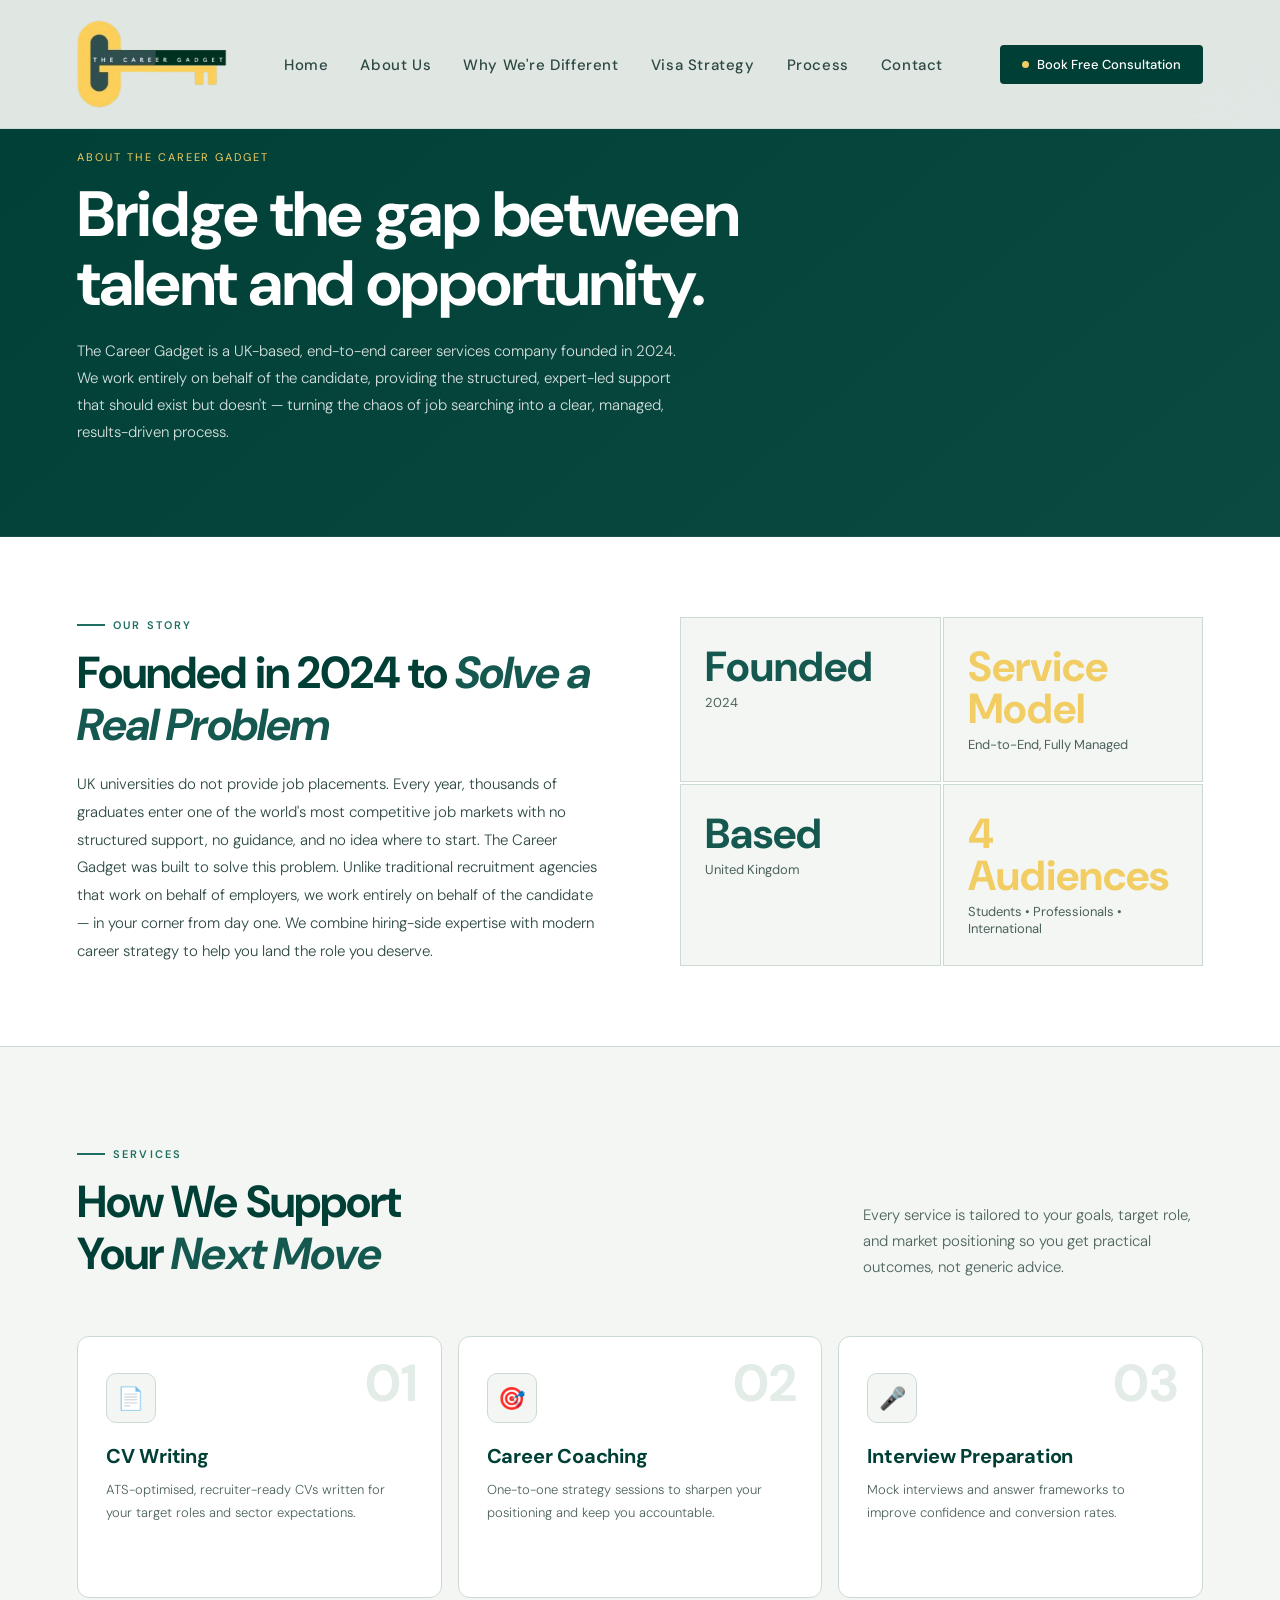
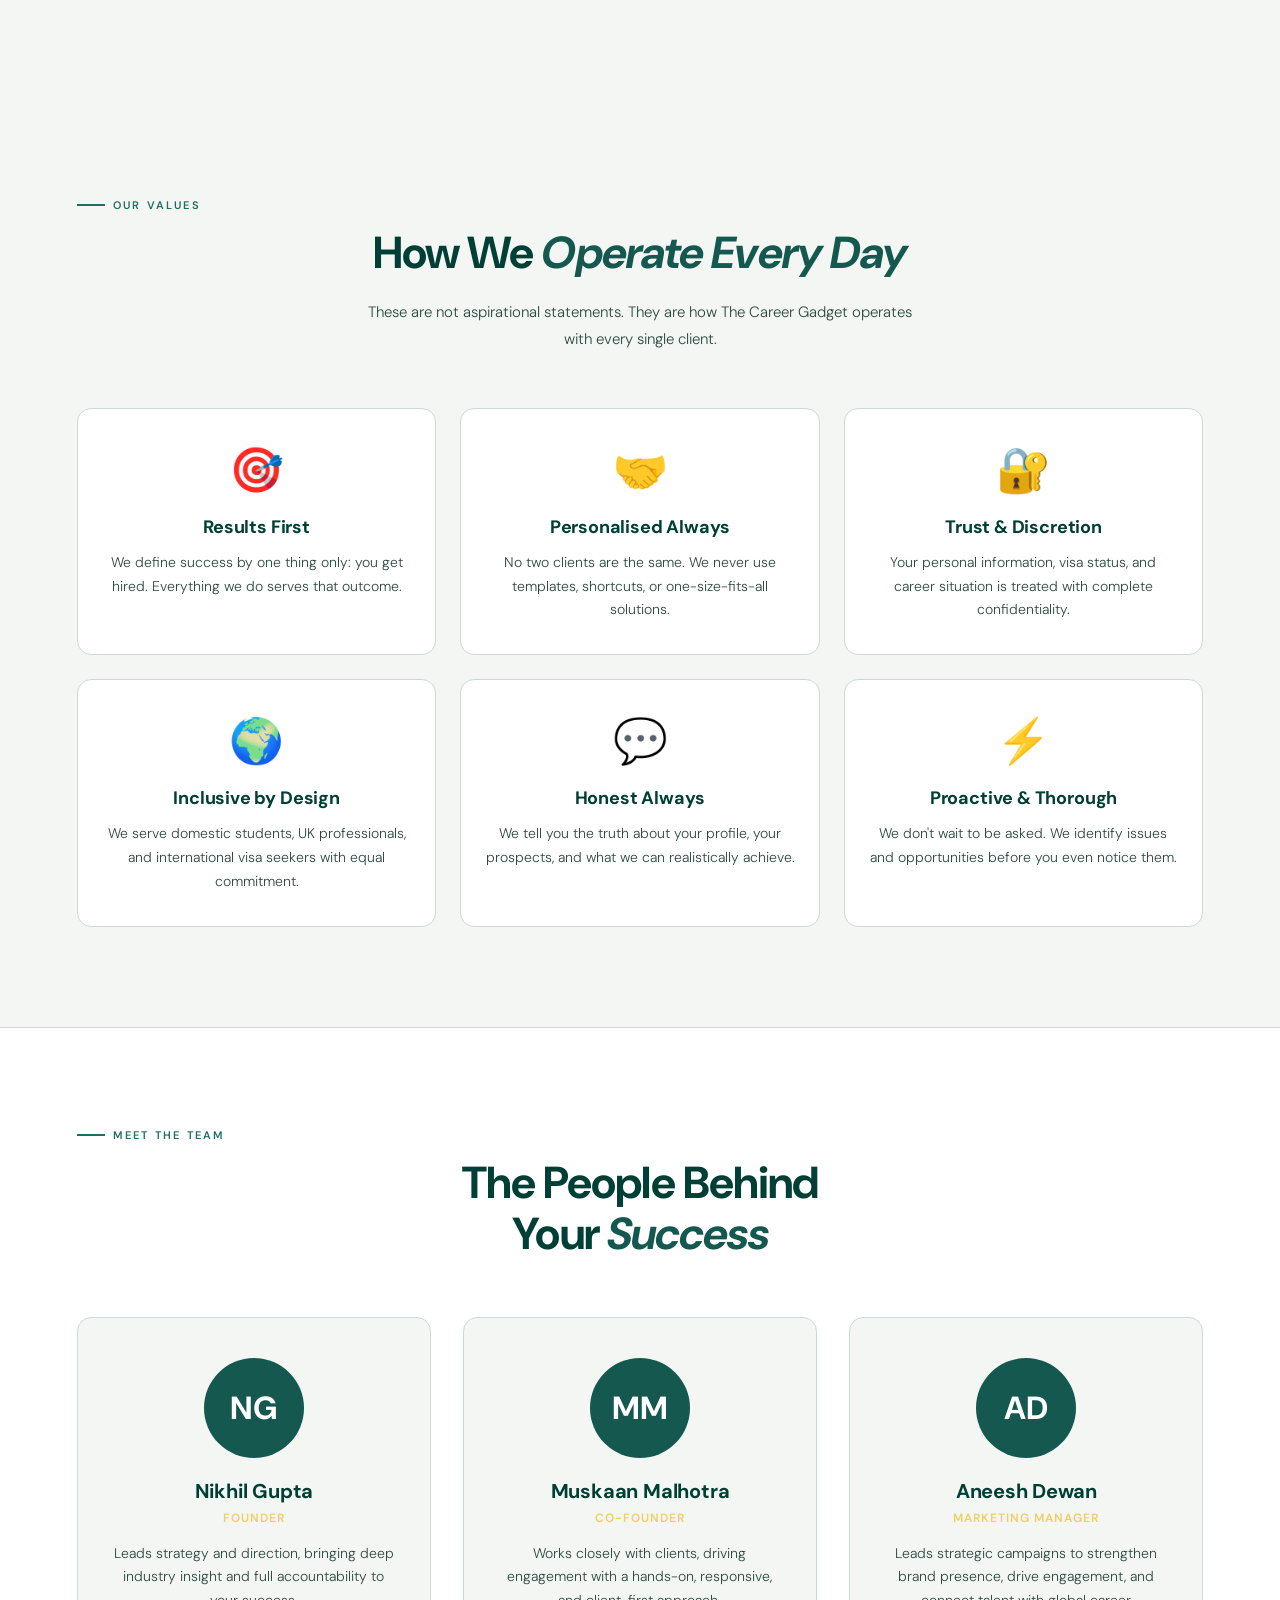
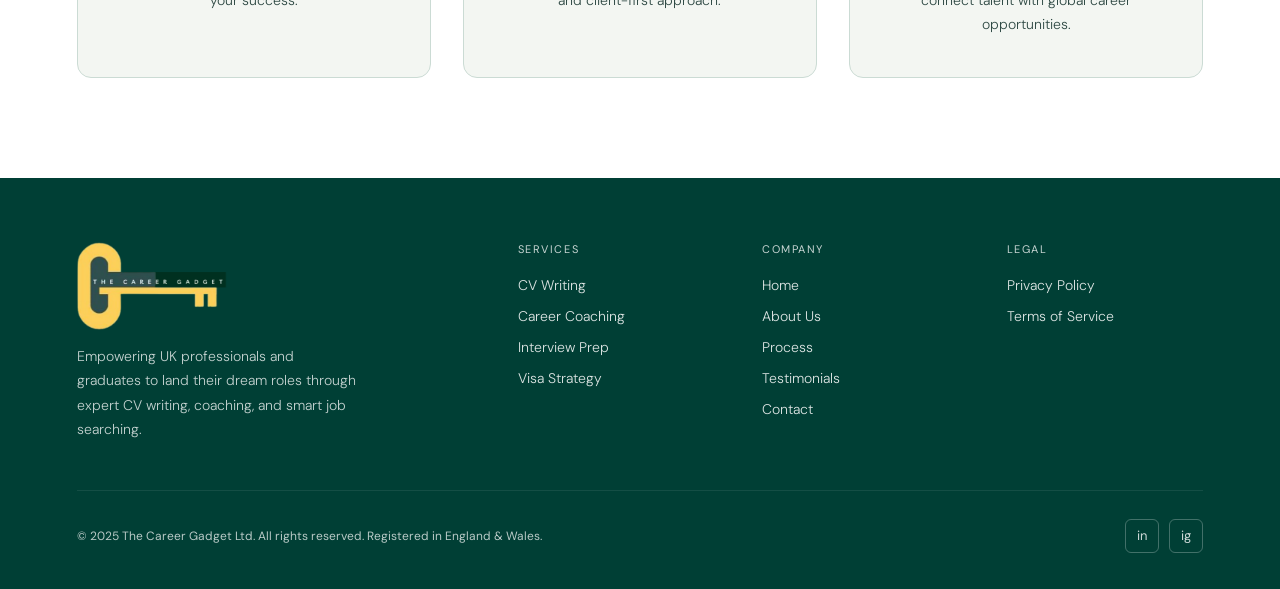
<file: about-us/index.html>
<!DOCTYPE html>
<html lang="en">
<head>
<meta charset="UTF-8"/>
<meta name="viewport" content="width=device-width, initial-scale=1.0"/>
<link rel="apple-touch-icon" sizes="180x180" href="/apple-touch-icon.png"/>
<link rel="icon" type="image/png" sizes="32x32" href="/favicon-32x32.png"/>
<link rel="icon" type="image/png" sizes="16x16" href="/favicon-16x16.png"/>
<link rel="icon" href="/favicon.ico" type="image/x-icon"/>
<link rel="manifest" href="/site.webmanifest"/>
<title>About The Career Gadget | UK Career Coaching & Visa Sponsorship Support</title>
<meta name="description" content="Learn how The Career Gadget helps UK jobseekers with candidate-first career strategy, personalised CV and LinkedIn support, employer introductions and visa sponsorship guidance.">
<meta property="og:title" content="About The Career Gadget | UK Career Coaching & Visa Sponsorship Support">
<meta property="og:description" content="Learn how The Career Gadget helps UK jobseekers with candidate-first career strategy, personalised CV and LinkedIn support, employer introductions and visa sponsorship guidance.">
<meta property="og:type" content="website">
<meta property="og:url" content="https://www.thecareergadget.com/about-us">
<link rel="canonical" href="https://www.thecareergadget.com/about-us">
<link href="https://fonts.googleapis.com/css2?family=Playfair+Display:ital,wght@0,400;0,700;1,400;1,700&family=DM+Sans:wght@300;400;500&display=swap" rel="stylesheet"/>
<link rel="stylesheet" href="/css/styles.css"/>
</head>
<body>

<nav id="nav">
  <a href="#" class="logo brand-lockup" aria-label="The Career Gadget">
    <img src="/careerlogo.png" alt="The Career Gadget logo">
  </a>
 <ul class="nav-center" id="navMenu">
    <li><a href="/">Home</a></li>
    <li><a href="/about-us">About Us</a></li>
    <li><a href="/#difference">Why We're Different</a></li>
    <li><a href="/visa-sponsorship">Visa Strategy</a></li>
    <li><a href="/#process">Process</a></li>
    <li><a href="/contact">Contact</a></li>
  </ul>
  <button class="nav-menu-toggle" id="menuToggle" aria-label="Toggle menu">
    <span></span>
    <span></span>
    <span></span>
  </button>
  <a href="/contact" class="nav-btn"><span class="nav-btn-dot"></span> Book Free Consultation</a>
</nav>
<section class="about-page-hero">
  <div class="about-page-tag reveal">About The Career Gadget</div>
  <h1 class="about-page-title reveal">Bridge the gap between talent and opportunity.</h1>
  <p class="about-page-sub reveal">The Career Gadget is a UK-based, end-to-end career services company founded in 2024. We work entirely on behalf of the candidate, providing the structured, expert-led support that should exist but doesn't — turning the chaos of job searching into a clear, managed, results-driven process.</p>
</section>

<section class="about-strip" id="about">
  <div class="about-main reveal">
    <div class="about-text-tag">Our Story</div>
    <h2 class="about-h2">Founded in 2024 to <em>Solve a Real Problem</em></h2>
    <p class="about-body">UK universities do not provide job placements. Every year, thousands of graduates enter one of the world's most competitive job markets with no structured support, no guidance, and no idea where to start. The Career Gadget was built to solve this problem. Unlike traditional recruitment agencies that work on behalf of employers, we work entirely on behalf of the candidate — in your corner from day one. We combine hiring-side expertise with modern career strategy to help you land the role you deserve.</p>
  </div>
  <div class="about-stats reveal reveal-d1">
    <div class="astat"><div class="astat-num blue">Founded</div><div class="astat-label">2024</div></div>
    <div class="astat"><div class="astat-num orange">Service Model</div><div class="astat-label">End-to-End, Fully Managed</div></div>
    <div class="astat"><div class="astat-num blue">Based</div><div class="astat-label">United Kingdom</div></div>
    <div class="astat"><div class="astat-num orange">4 Audiences</div><div class="astat-label">Students • Professionals • International</div></div>
  </div>
</section>

<section class="services" id="services">
  <div class="services-top">
    <div>
      <div class="about-text-tag reveal">Services</div>
      <h2 class="about-h2 reveal" style="margin-bottom:0">How We Support<br>Your <em>Next Move</em></h2>
    </div>
    <p class="services-top-right reveal">Every service is tailored to your goals, target role, and market positioning so you get practical outcomes, not generic advice.</p>
  </div>
  <div class="svc-grid">
    <div class="svc reveal"><div class="svc-num">01</div><div class="svc-ico">📄</div><h3 class="svc-name">CV Writing</h3><p class="svc-desc">ATS-optimised, recruiter-ready CVs written for your target roles and sector expectations.</p><a href="/contact" class="svc-link">Claim Your Free Consultation →</a></div>
    <div class="svc reveal reveal-d1"><div class="svc-num">02</div><div class="svc-ico">🎯</div><h3 class="svc-name">Career Coaching</h3><p class="svc-desc">One-to-one strategy sessions to sharpen your positioning and keep you accountable.</p><a href="/contact" class="svc-link">Claim Your Free Consultation →</a></div>
    <div class="svc reveal reveal-d2"><div class="svc-num">03</div><div class="svc-ico">🎤</div><h3 class="svc-name">Interview Preparation</h3><p class="svc-desc">Mock interviews and answer frameworks to improve confidence and conversion rates.</p><a href="/contact" class="svc-link">Claim Your Free Consultation →</a></div>
  </div>
</section>

<!-- VALUES SECTION -->
<section class="values-section">
  <div class="values-header">
    <div class="about-text-tag reveal">Our Values</div>
    <h2 class="about-h2 reveal">How We <em>Operate Every Day</em></h2>
    <p style="font-size:15px;color:var(--ink3);max-width:560px;margin:0 auto;line-height:1.75;font-weight:300;margin-top:14px;text-align:center;" class="reveal">These are not aspirational statements. They are how The Career Gadget operates with every single client.</p>
  </div>
  <div class="values-grid">
    <div class="value-card reveal">
      <div class="value-icon">🎯</div>
      <h3>Results First</h3>
      <p>We define success by one thing only: you get hired. Everything we do serves that outcome.</p>
    </div>
    <div class="value-card reveal reveal-d1">
      <div class="value-icon">🤝</div>
      <h3>Personalised Always</h3>
      <p>No two clients are the same. We never use templates, shortcuts, or one-size-fits-all solutions.</p>
    </div>
    <div class="value-card reveal reveal-d2">
      <div class="value-icon">🔐</div>
      <h3>Trust & Discretion</h3>
      <p>Your personal information, visa status, and career situation is treated with complete confidentiality.</p>
    </div>
    <div class="value-card reveal reveal-d3">
      <div class="value-icon">🌍</div>
      <h3>Inclusive by Design</h3>
      <p>We serve domestic students, UK professionals, and international visa seekers with equal commitment.</p>
    </div>
    <div class="value-card reveal reveal-d1">
      <div class="value-icon">💬</div>
      <h3>Honest Always</h3>
      <p>We tell you the truth about your profile, your prospects, and what we can realistically achieve.</p>
    </div>
    <div class="value-card reveal reveal-d2">
      <div class="value-icon">⚡</div>
      <h3>Proactive & Thorough</h3>
      <p>We don't wait to be asked. We identify issues and opportunities before you even notice them.</p>
    </div>
  </div>
</section>

<!-- TEAM SECTION -->
<section class="team-section">
  <div class="team-header">
    <div class="about-text-tag reveal">Meet the Team</div>
    <h2 class="about-h2 reveal">The People Behind<br>Your <em>Success</em></h2>
  </div>
  <div class="team-grid">
    <div class="team-member reveal">
      <div class="member-avatar">NG</div>
      <div class="member-info">
        <h3 class="member-name">Nikhil Gupta</h3>
        <div class="member-role">Founder</div>
        <p class="member-bio">Leads strategy and direction, bringing deep industry insight and full accountability to your success.</p>
      </div>
    </div>
    
    <div class="team-member reveal reveal-d1">
      <div class="member-avatar">MM</div>
      <div class="member-info">
        <h3 class="member-name">Muskaan Malhotra</h3>
        <div class="member-role">Co-founder</div>
        <p class="member-bio">Works closely with clients, driving engagement with a hands-on, responsive, and client-first approach.</p>
      </div>
    </div>

    <div class="team-member reveal reveal-d2">
      <div class="member-avatar">AD</div>
      <div class="member-info">
        <h3 class="member-name">Aneesh Dewan</h3>
        <div class="member-role">Marketing Manager</div>
        <p class="member-bio">Leads strategic campaigns to strengthen brand presence, drive engagement, and connect talent with global career opportunities.</p>
      </div>
    </div>
  </div>
</section>

<footer>
  <div class="footer-grid">
    <div class="footer-brand">
      <a href="/" class="logo brand-lockup on-dark" aria-label="The Career Gadget">
        <img src="/careerlogo.png" alt="The Career Gadget logo">
      </a>
      <p>Empowering UK professionals and graduates to land their dream roles through expert CV writing, coaching, and smart job searching.</p>
    </div>
    <div class="footer-col"><div class="footer-col-head">Services</div><ul><li><a href="/about-us#services">CV Writing</a></li><li><a href="/about-us#services">Career Coaching</a></li><li><a href="/about-us#services">Interview Prep</a></li><li><a href="/visa-sponsorship">Visa Strategy</a></li></ul></div>
    <div class="footer-col"><div class="footer-col-head">Company</div><ul><li><a href="/#home">Home</a></li><li><a href="/about-us#about">About Us</a></li><li><a href="/#process">Process</a></li><li><a href="/#testimonials">Testimonials</a></li><li><a href="/#contact">Contact</a></li></ul></div>
    <div class="footer-col"><div class="footer-col-head">Legal</div><ul><li><a href="/privacy-policy">Privacy Policy</a></li><li><a href="/terms-of-service">Terms of Service</a></li></ul></div>
  </div>
  <div class="footer-bottom">
    <span class="footer-copy">© 2025 The Career Gadget Ltd. All rights reserved. Registered in England &amp; Wales.</span>
    <div class="footer-socials">
      <a href="https://www.linkedin.com/company/104402816/admin/dashboard/" class="f-social" target="_blank" rel="noopener" aria-label="LinkedIn">in</a>
      <a href="https://www.instagram.com/careergadget?igsh=MW9oeWhsaGYyYWRyaQ==" class="f-social" target="_blank" rel="noopener" aria-label="Instagram">ig</a>
    </div>
  </div>
</footer>

<script src="/js/main.js?v=20260328-2"></script>
</body>
</html>
</file>
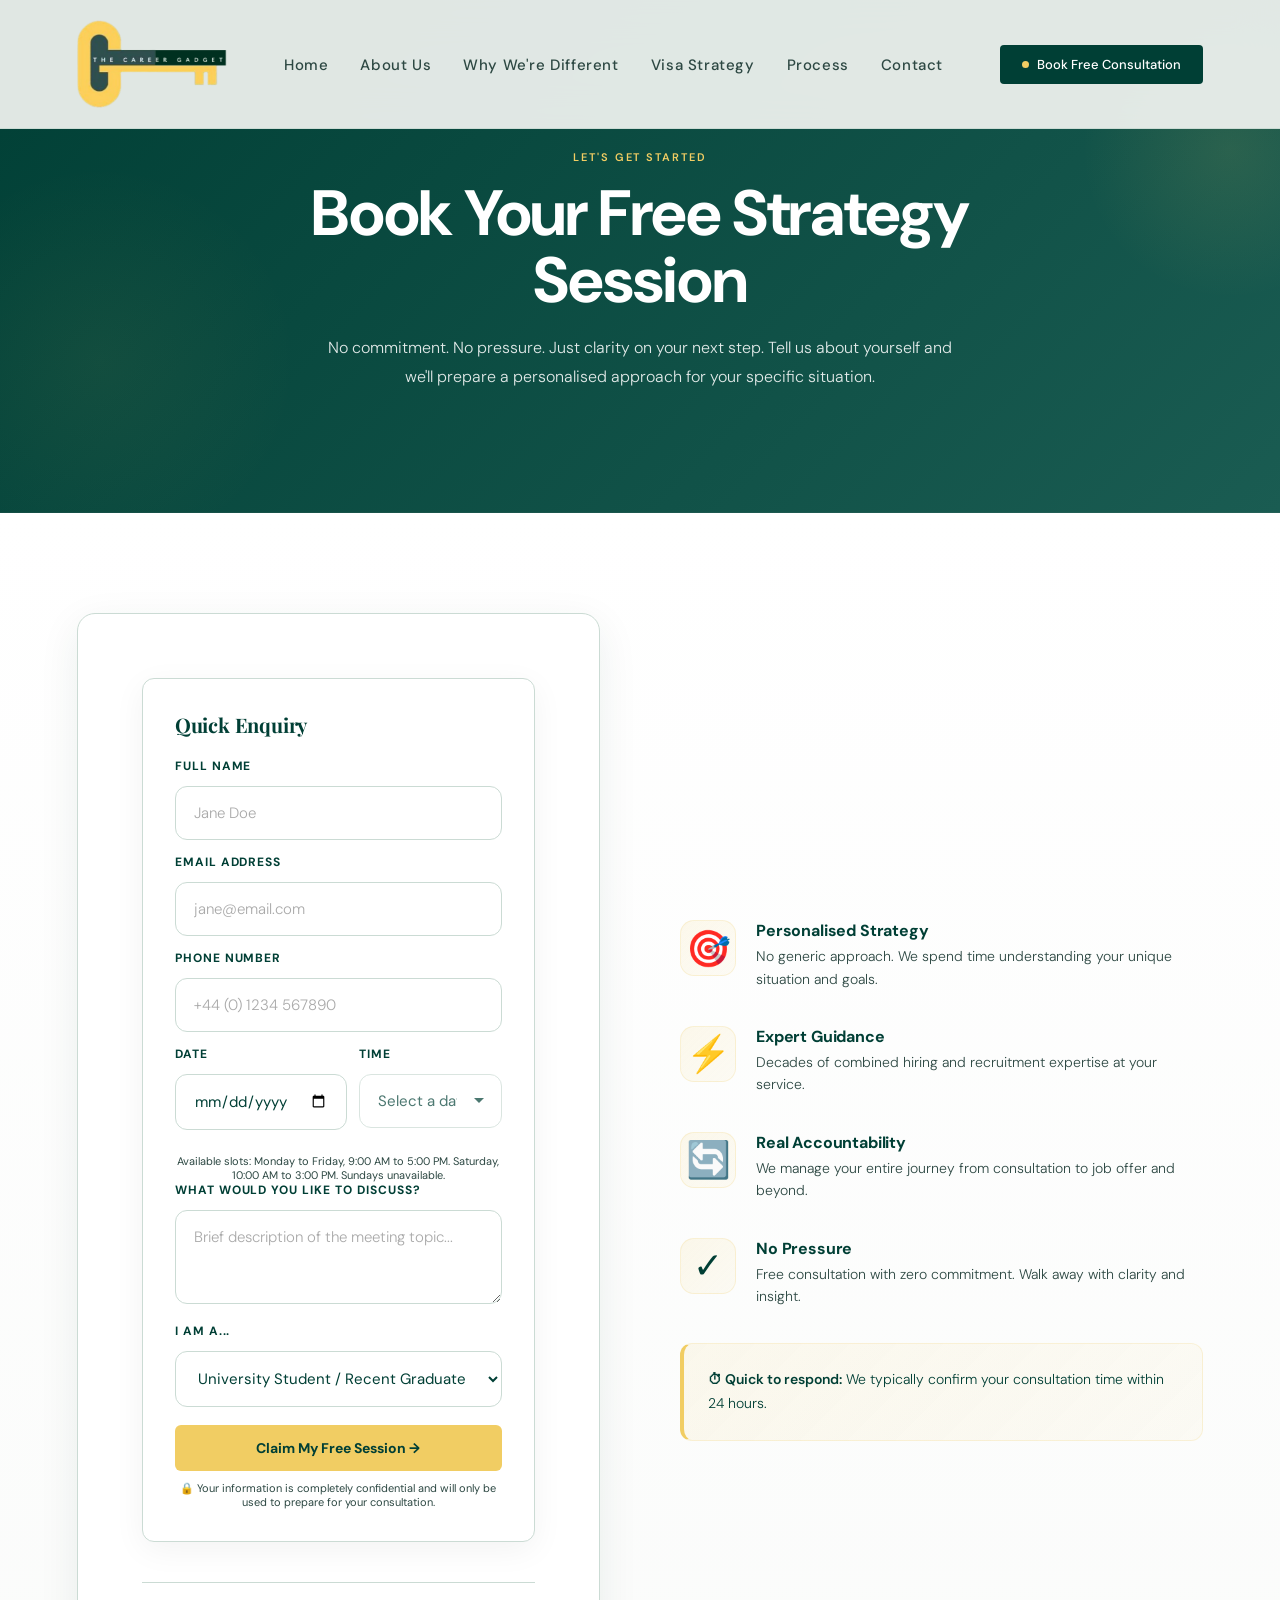
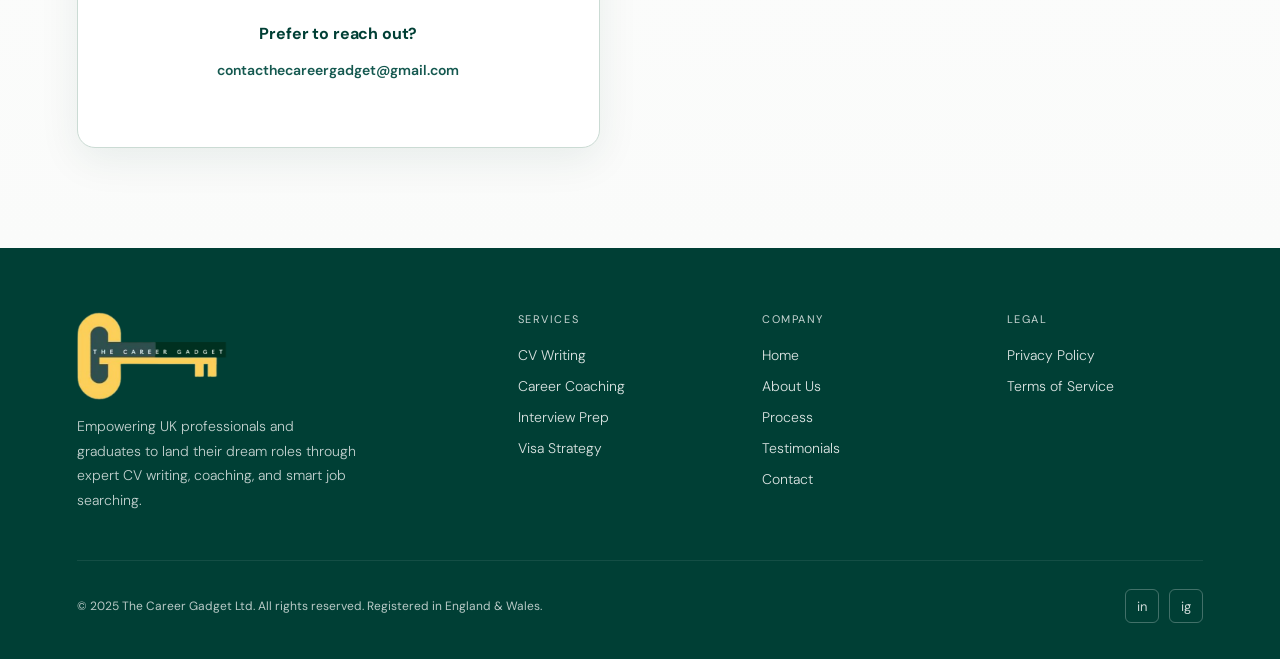
<file: contact/index.html>
<!DOCTYPE html>
<html lang="en">
<head>
<meta charset="UTF-8"/>
<meta name="viewport" content="width=device-width, initial-scale=1.0"/>
<link rel="apple-touch-icon" sizes="180x180" href="/apple-touch-icon.png"/>
<link rel="icon" type="image/png" sizes="32x32" href="/favicon-32x32.png"/>
<link rel="icon" type="image/png" sizes="16x16" href="/favicon-16x16.png"/>
<link rel="icon" href="/favicon.ico" type="image/x-icon"/>
<link rel="manifest" href="/site.webmanifest"/>
<title>Book a Free Career Strategy Session | The Career Gadget</title>
<meta name="description" content="Book your free consultation with The Career Gadget to start your UK job search, improve your CV, land interviews and build a visa sponsorship pathway with expert support.">
<meta property="og:title" content="Book a Free Career Strategy Session | The Career Gadget">
<meta property="og:description" content="Book your free consultation with The Career Gadget to start your UK job search, improve your CV, land interviews and build a visa sponsorship pathway with expert support.">
<meta property="og:type" content="website">
<meta property="og:url" content="https://www.thecareergadget.com/contact">
<link rel="canonical" href="https://www.thecareergadget.com/contact">
<link href="https://fonts.googleapis.com/css2?family=Playfair+Display:ital,wght@0,400;0,700;1,400;1,700&family=DM+Sans:wght@300;400;500&display=swap" rel="stylesheet"/>
<link rel="stylesheet" href="/css/styles.css"/>
</head>
<body>

<nav id="nav">
  <a href="/" class="logo brand-lockup" aria-label="The Career Gadget">
    <img src="/careerlogo.png" alt="The Career Gadget logo">
  </a>
 <ul class="nav-center" id="navMenu">
    <li><a href="/">Home</a></li>
    <li><a href="/about-us">About Us</a></li>
    <li><a href="/#difference">Why We're Different</a></li>
    <li><a href="/visa-sponsorship">Visa Strategy</a></li>
    <li><a href="/#process">Process</a></li>
    <li><a href="/contact">Contact</a></li>
  </ul>
  <button class="nav-menu-toggle" id="menuToggle" aria-label="Toggle menu">
    <span></span>
    <span></span>
    <span></span>
  </button>
  <a href="/contact" class="nav-btn"><span class="nav-btn-dot"></span> Book Free Consultation</a>
</nav>

<!-- HERO -->
<section class="contact-page-hero">
  <div class="contact-page-tag">Let's Get Started</div>
  <h1 class="contact-page-title">Book Your Free Strategy Session</h1>
  <p class="contact-page-sub">No commitment. No pressure. Just clarity on your next step. Tell us about yourself and we'll prepare a personalised approach for your specific situation.</p>
</section>

<!-- CONTACT FORM & BENEFITS -->
<section class="contact-form-section">
  <div class="contact-container">
    <!-- LEFT: Form -->
    <div class="contact-form-wrapper">
      <div class="contact-form-card">
        <div class="cta-right reveal">
    <div class="cta-form-card">
      <h3 style="font-family:'Playfair Display',serif;font-size:20px;font-weight:700;margin-bottom:20px;letter-spacing:-.01em">Quick Enquiry</h3>

      <!-- FIX: was wrongly a second nested cta-form-card, now correctly form-row -->
     <label class="form-label">Full Name</label>
      <input class="form-input" type="text" id="cta-fullName" placeholder="Jane Doe"/>

      <label class="form-label">Email Address</label>
      <input class="form-input" type="email" id="cta-email" placeholder="jane@email.com"/>

      <label class="form-label">Phone Number</label>
      <input class="form-input" type="tel" id="cta-phone" placeholder="+44 (0) 1234 567890"/>

      <div class="form-row">
        <div><label class="form-label">Date</label><input class="form-input" type="date" id="cta-date"/></div>
        <div><label class="form-label">Time</label><select class="form-select" id="cta-time"><option value="">Select a date first</option></select></div>
      </div>
      <p class="form-note">Available slots: Monday to Friday, 9:00 AM to 5:00 PM. Saturday, 10:00 AM to 3:00 PM. Sundays unavailable.</p>

      <label class="form-label">What would you like to discuss?</label>
      <textarea class="form-input" id="cta-message" rows="3" placeholder="Brief description of the meeting topic..."></textarea>

      <label class="form-label">I am a...</label>
      <select class="form-input" id="cta-audience">
        <option>University Student / Recent Graduate</option>
        <option>Working Professional</option>
        <option>International Professional (Visa Sponsorship)</option>
        <option>International Student Transitioning to Work</option>
      </select>

      <button type="button" class="form-btn" id="cta-btn" onclick="submitCtaForm()">Claim My Free Session →</button>
      <div id="cta-status" style="display:none;"></div>
      <p class="form-note">🔒 Your information is completely confidential and will only be used to prepare for your consultation.</p>
    </div>
  </div>
        
        <div class="contact-info">
          <div class="contact-info-title">Prefer to reach out?</div>
          <div class="contact-info-item">
            <a href="mailto:contacthecareergadget@gmail.com" class="contact-info-link">contacthecareergadget@gmail.com</a>
          </div>
        </div>
      </div>
    </div>
    
    <!-- RIGHT: Benefits -->
    <div class="contact-benefits">
      <div class="contact-benefit-item">
        <div class="contact-benefit-icon">🎯</div>
        <div class="contact-benefit-content">
          <h4>Personalised Strategy</h4>
          <p>No generic approach. We spend time understanding your unique situation and goals.</p>
        </div>
      </div>
      
      <div class="contact-benefit-item">
        <div class="contact-benefit-icon">⚡</div>
        <div class="contact-benefit-content">
          <h4>Expert Guidance</h4>
          <p>Decades of combined hiring and recruitment expertise at your service.</p>
        </div>
      </div>
      
      <div class="contact-benefit-item">
        <div class="contact-benefit-icon">🔄</div>
        <div class="contact-benefit-content">
          <h4>Real Accountability</h4>
          <p>We manage your entire journey from consultation to job offer and beyond.</p>
        </div>
      </div>
      
      <div class="contact-benefit-item">
        <div class="contact-benefit-icon">✓</div>
        <div class="contact-benefit-content">
          <h4>No Pressure</h4>
          <p>Free consultation with zero commitment. Walk away with clarity and insight.</p>
        </div>
      </div>
      
      <div class="contact-quick-text">
        <strong>⏱ Quick to respond:</strong> We typically confirm your consultation time within 24 hours.
      </div>
    </div>
  </div>
</section>

<footer>
  <div class="footer-grid">
    <div class="footer-brand">
      <a href="/" class="logo brand-lockup on-dark" aria-label="The Career Gadget">
        <img src="/careerlogo.png" alt="The Career Gadget logo">
      </a>
      <p>Empowering UK professionals and graduates to land their dream roles through expert CV writing, coaching, and smart job searching.</p>
    </div>
    <div class="footer-col"><div class="footer-col-head">Services</div><ul><li><a href="/about-us#services">CV Writing</a></li><li><a href="/about-us#services">Career Coaching</a></li><li><a href="/about-us#services">Interview Prep</a></li><li><a href="/visa-sponsorship">Visa Strategy</a></li></ul></div>
    <div class="footer-col"><div class="footer-col-head">Company</div><ul><li><a href="/#home">Home</a></li><li><a href="/about-us#about">About Us</a></li><li><a href="/#process">Process</a></li><li><a href="/#testimonials">Testimonials</a></li><li><a href="/contact">Contact</a></li></ul></div>
    <div class="footer-col"><div class="footer-col-head">Legal</div><ul><li><a href="/privacy-policy">Privacy Policy</a></li><li><a href="/terms-of-service">Terms of Service</a></li></ul></div>
  </div>
  <div class="footer-bottom">
    <span class="footer-copy">© 2025 The Career Gadget Ltd. All rights reserved. Registered in England & Wales.</span>
    <div class="footer-socials">
      <a href="https://www.linkedin.com/company/104402816/admin/dashboard/" class="f-social" target="_blank" rel="noopener" aria-label="LinkedIn">in</a>
      <a href="https://www.instagram.com/careergadget?igsh=MW9oeWhsaGYyYWRyaQ==" class="f-social" target="_blank" rel="noopener" aria-label="Instagram">ig</a>
    </div>
  </div>
</footer>

<!-- FORM SCRIPT: FIXED — correct IDs, correct function name, JSONP for CORS -->
<script>
  var CTA_SCRIPT_URL = "https://script.google.com/macros/s/AKfycbyzfvVHRAw6DZZ-Yhtz3rdFIixQFSOBYeIQTONTddelCHXgoBWinSOFBlM_jJHN-I37NA/exec";
  var CTA_HOST_EMAIL = 'contacthecareergadget@gmail.com';
  var CTA_WEEKDAY_SLOTS = ['09:00', '09:30', '10:00', '10:30', '11:00', '11:30', '12:00', '12:30', '13:00', '13:30', '14:00', '14:30', '15:00', '15:30', '16:00', '16:30', '17:00'];
  var CTA_SATURDAY_SLOTS = ['10:00', '10:30', '11:00', '11:30', '12:00', '12:30', '13:00', '13:30', '14:00', '14:30', '15:00'];

  document.getElementById('cta-date').setAttribute('min', new Date().toISOString().split('T')[0]);
  renderCtaTimeOptions();

  (function() {
    var s = document.createElement('style');
    s.textContent = '@keyframes ctaSpin { to { transform: rotate(360deg); } }';
    document.head.appendChild(s);
  })();

  function clearCtaStatus() {
    var el = document.getElementById('cta-status');
    el.style.display = 'none';
    el.innerHTML = '';
  }

  function getCtaAvailableSlots(dateValue) {
    if (!dateValue) return [];
    var date = new Date(dateValue + 'T00:00:00');
    if (Number.isNaN(date.getTime())) return [];
    var day = date.getDay();
    if (day === 0) return [];
    return day === 6 ? CTA_SATURDAY_SLOTS : CTA_WEEKDAY_SLOTS;
  }

  function formatCtaTimeLabel(value) {
    var parts = value.split(':');
    var hour = Number(parts[0]);
    var minutes = parts[1];
    var suffix = hour >= 12 ? 'PM' : 'AM';
    var displayHour = hour % 12 || 12;
    return displayHour + ':' + minutes + ' ' + suffix;
  }

  function renderCtaTimeOptions(selectedValue) {
    var dateInput = document.getElementById('cta-date');
    var timeSelect = document.getElementById('cta-time');
    var slots = getCtaAvailableSlots(dateInput.value);
    var placeholder = 'Select a date first';

    if (dateInput.value) {
      placeholder = slots.length ? 'Select a time' : 'Sunday unavailable';
    }

    timeSelect.innerHTML = '<option value="">' + placeholder + '</option>';
    timeSelect.disabled = slots.length === 0;

    slots.forEach(function(slot) {
      var option = document.createElement('option');
      option.value = slot;
      option.textContent = formatCtaTimeLabel(slot);
      if (selectedValue === slot) {
        option.selected = true;
      }
      timeSelect.appendChild(option);
    });
  }

  document.getElementById('cta-date').addEventListener('change', function() {
    renderCtaTimeOptions();

    if (!this.value) {
      clearCtaStatus();
      return;
    }

    if (getCtaAvailableSlots(this.value).length === 0) {
      setCtaStatus('error', 'Consultations are available Monday to Saturday only. Please choose another date.');
      return;
    }

    clearCtaStatus();
  });

  function setCtaStatus(type, msg) {
    var el = document.getElementById('cta-status');
    var base = 'margin-top:12px;padding:10px 14px;border-radius:8px;font-size:13px;';
    var map = {
      success: base + 'display:block;background:#edf7ed;color:#2d6a2d;border:1px solid #b8e0b8;',
      error:   base + 'display:block;background:#fdf0ec;color:#c8502a;border:1px solid #f0c4b4;',
      loading: base + 'display:flex;align-items:center;gap:10px;background:#fafaf9;color:#6b6560;border:1px solid #e2ddd8;'
    };
    el.style.cssText = map[type];
    el.innerHTML = type === 'loading'
      ? '<div style="width:13px;height:13px;border:2px solid #ddd;border-top-color:#c8502a;border-radius:50%;animation:ctaSpin 0.7s linear infinite;flex-shrink:0;"></div><span>' + msg + '</span>'
      : msg;
  }

  function submitCtaForm() {
    var name     = document.getElementById('cta-fullName').value.trim();
    var email    = document.getElementById('cta-email').value.trim();
    var phone    = document.getElementById('cta-phone').value.trim();
    var date     = document.getElementById('cta-date').value;
    var time     = document.getElementById('cta-time').value;
    var message  = document.getElementById('cta-message').value.trim();
    var audience = document.getElementById('cta-audience').value;

    if (!name || !email || !date || !time) {
      setCtaStatus('error', 'Please fill in your name, email, date, and time.');
      return;
    }
    if (!/^[^\s@]+@[^\s@]+\.[^\s@]+$/.test(email)) {
      setCtaStatus('error', 'Please enter a valid email address.');
      return;
    }
    if (getCtaAvailableSlots(date).indexOf(time) === -1) {
      setCtaStatus('error', 'Please choose a valid slot: Monday to Friday, 9:00 AM to 5:00 PM, or Saturday, 10:00 AM to 3:00 PM.');
      renderCtaTimeOptions();
      return;
    }

    var btn = document.getElementById('cta-btn');
    btn.disabled = true;
    setCtaStatus('loading', 'Booking your free session…');

    var callbackName = 'ctaCb_' + Date.now();
    var attendeeList = [email, CTA_HOST_EMAIL];
    var params = new URLSearchParams({
      name: name, email: email, phone: phone,
      date: date, time: time, message: message,
      audience: audience,
      hostEmail: CTA_HOST_EMAIL,
      organizerEmail: CTA_HOST_EMAIL,
      attendeeEmail: email,
      attendeeEmails: attendeeList.join(','),
      attendeesCsv: attendeeList.join(','),
      attendees: JSON.stringify(attendeeList),
      sendHostInvite: 'true',
      sendInvites: 'true',
      sendUpdates: 'all',
      emailNotifications: 'true',
      sendEmailToHost: 'true',
      notifyHostByEmail: 'true',
      callback: callbackName
    });

    var script = document.createElement('script');
    script.src = CTA_SCRIPT_URL + '?' + params.toString();
    var settled = false;

    var finalize = function(success, msg) {
      if (settled) return;
      settled = true;
      btn.disabled = false;
      setCtaStatus(success ? 'success' : 'error', msg);
      if (document.body.contains(script)) document.body.removeChild(script);
      delete window[callbackName];
    };

    window[callbackName] = function(data) {
      if (data.success) {
        finalize(true, '✓ Booked! Calendar invites have been sent to ' + email + ' and our host team. We look forward to speaking with you!');
        ['cta-fullName','cta-email','cta-phone','cta-date','cta-time','cta-message'].forEach(function(id) {
          document.getElementById(id).value = '';
        });
        renderCtaTimeOptions();
      } else {
        finalize(false, 'Error: ' + (data.error || 'Something went wrong. Please try again.'));
      }
    };

    script.onerror = function() {
      finalize(true, '✓ Request received. Please check your email in a few minutes for the calendar invite. Our host team will receive the same booking details.');
    };

    document.body.appendChild(script);

    setTimeout(function() {
      if (!settled) {
        finalize(true, '✓ Request submitted. Calendar invites for you and our host team are being processed. Please check your email shortly.');
      }
    }, 7000);
  }
</script>

<script src="/js/main.js?v=20260328-2"></script>
</body>
</html>
</file>
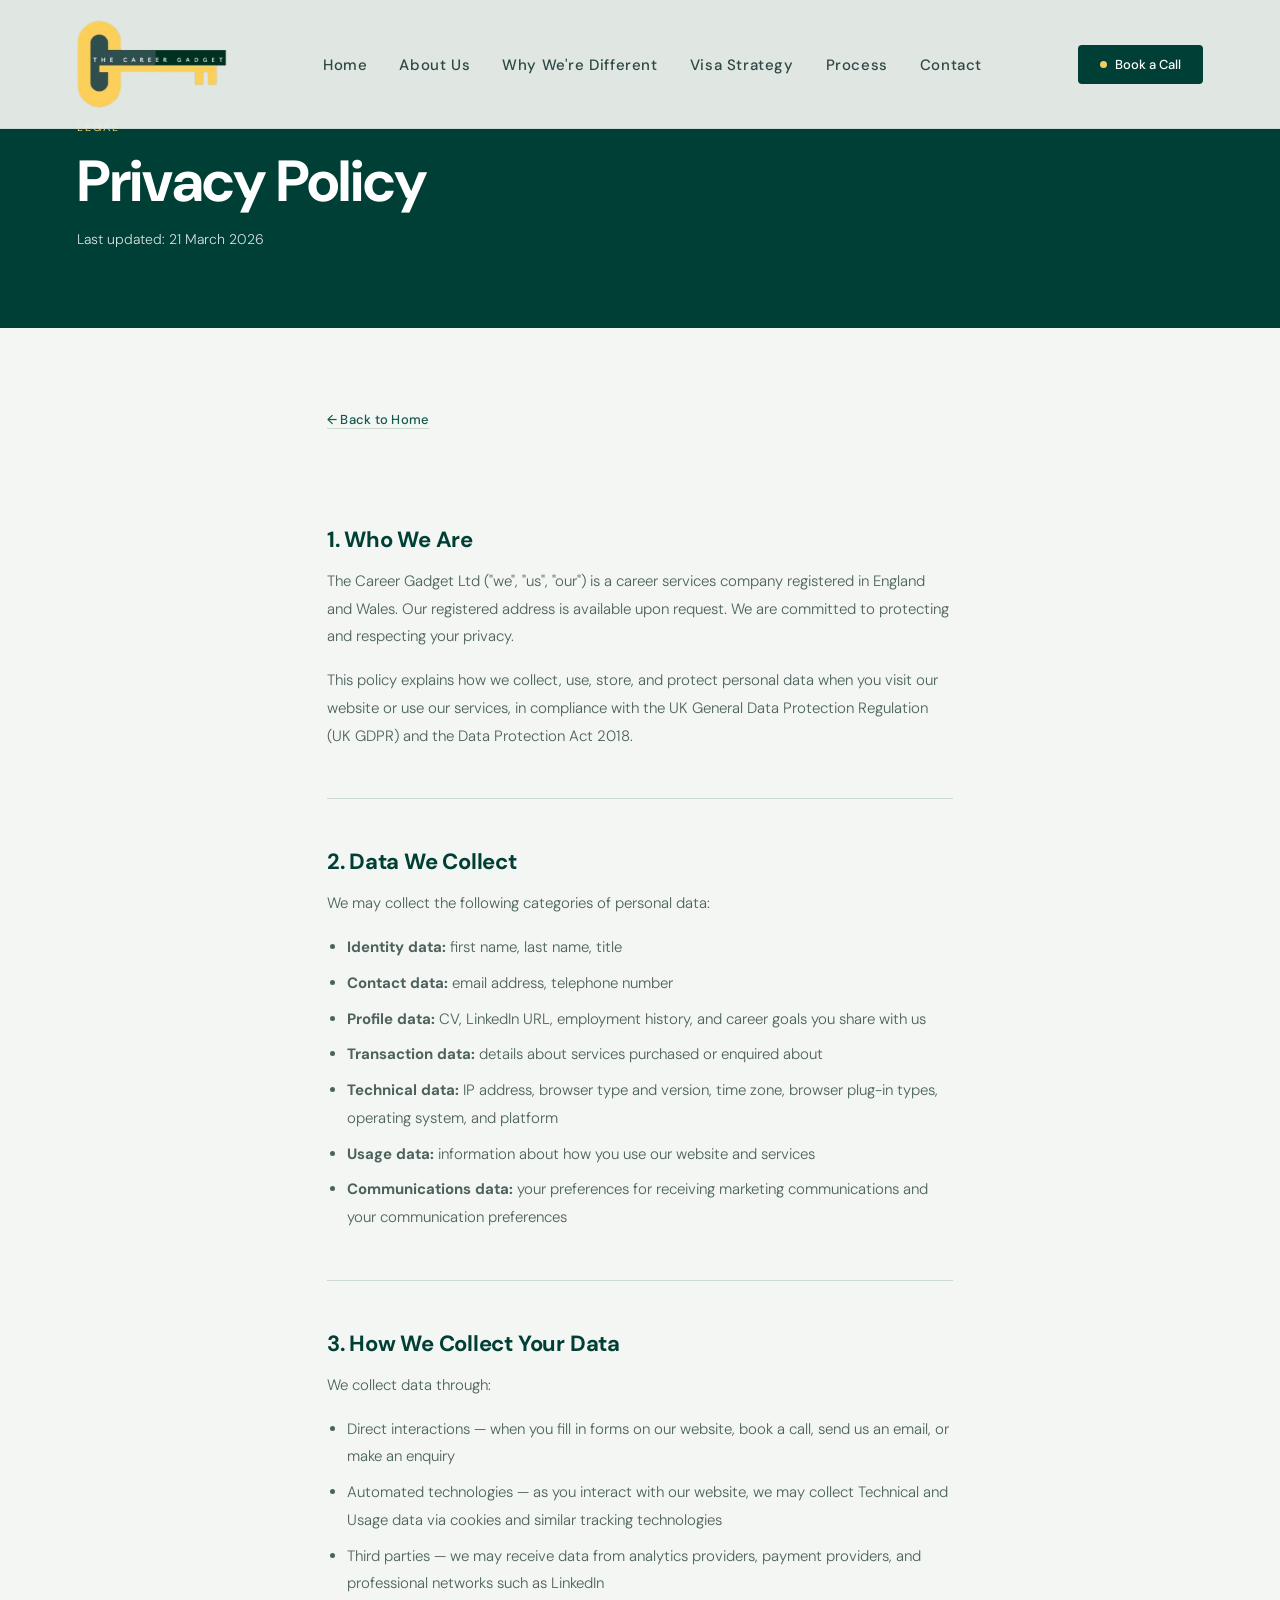
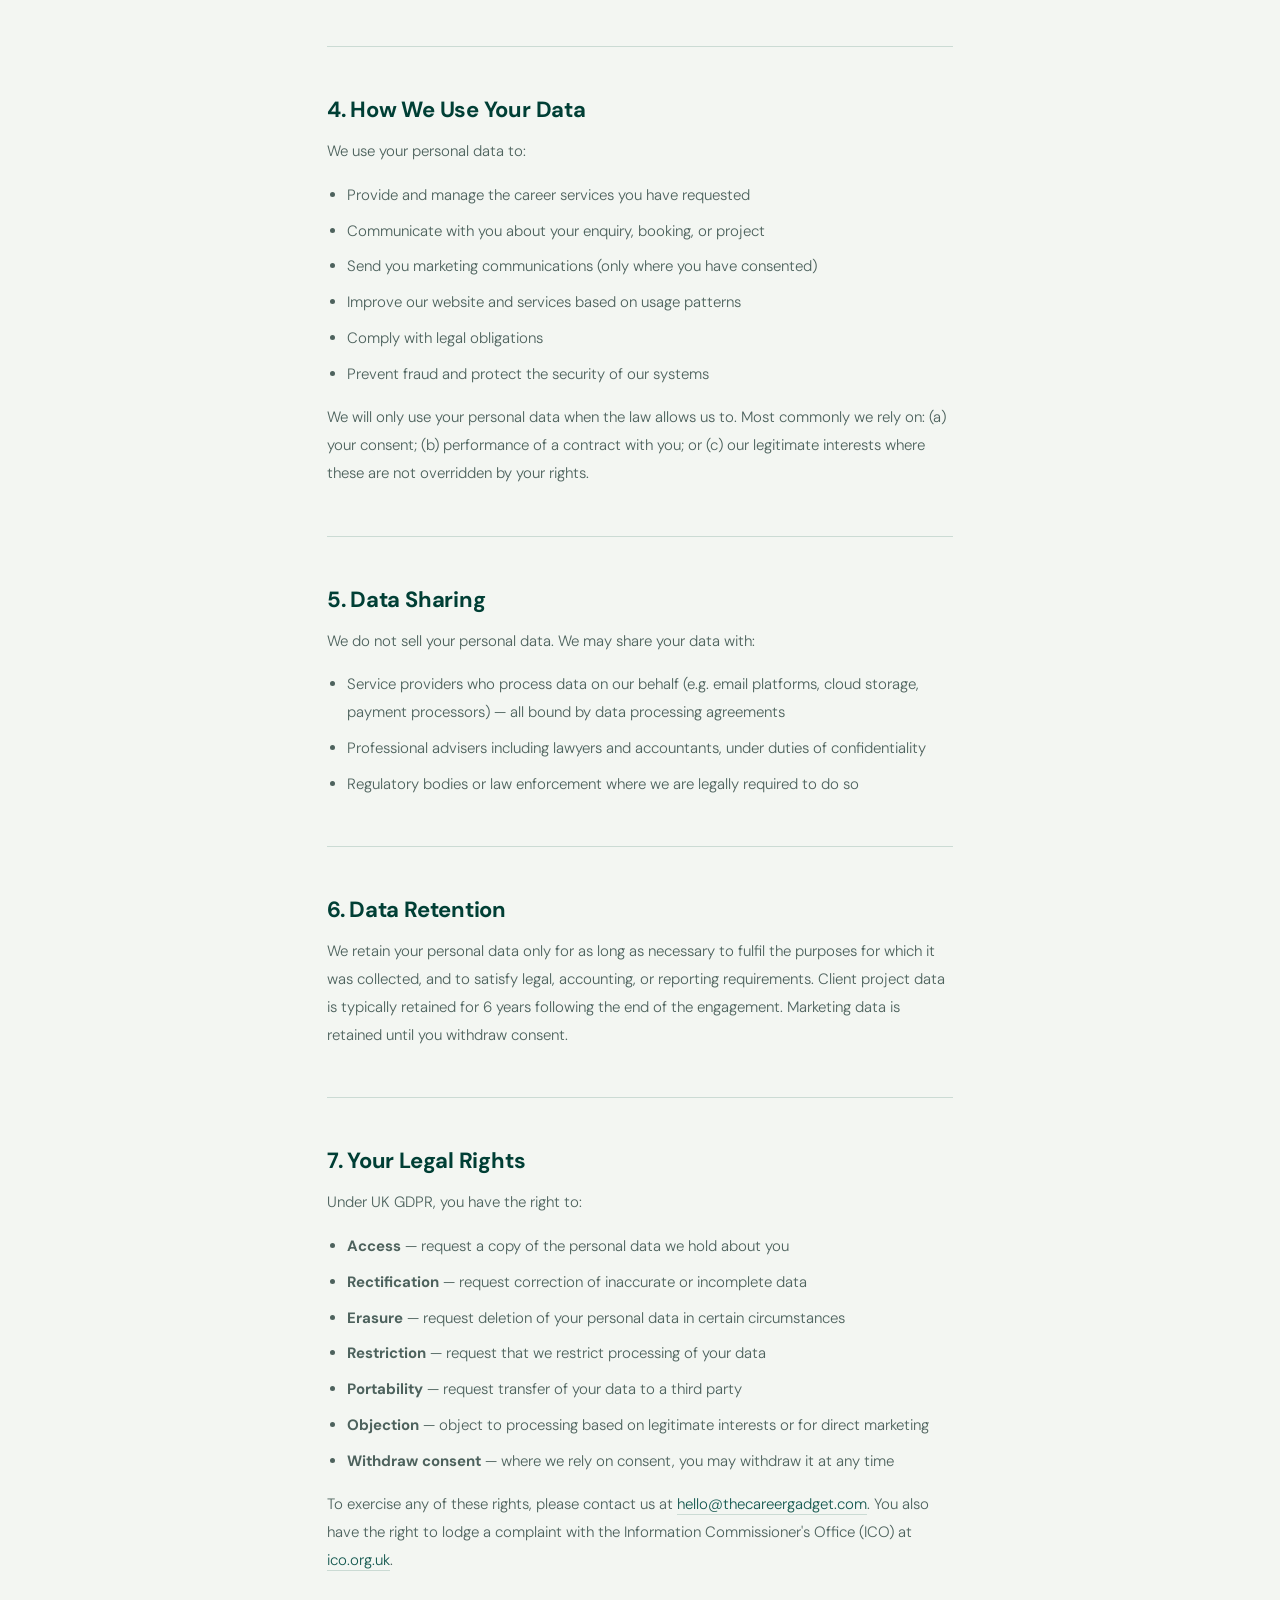
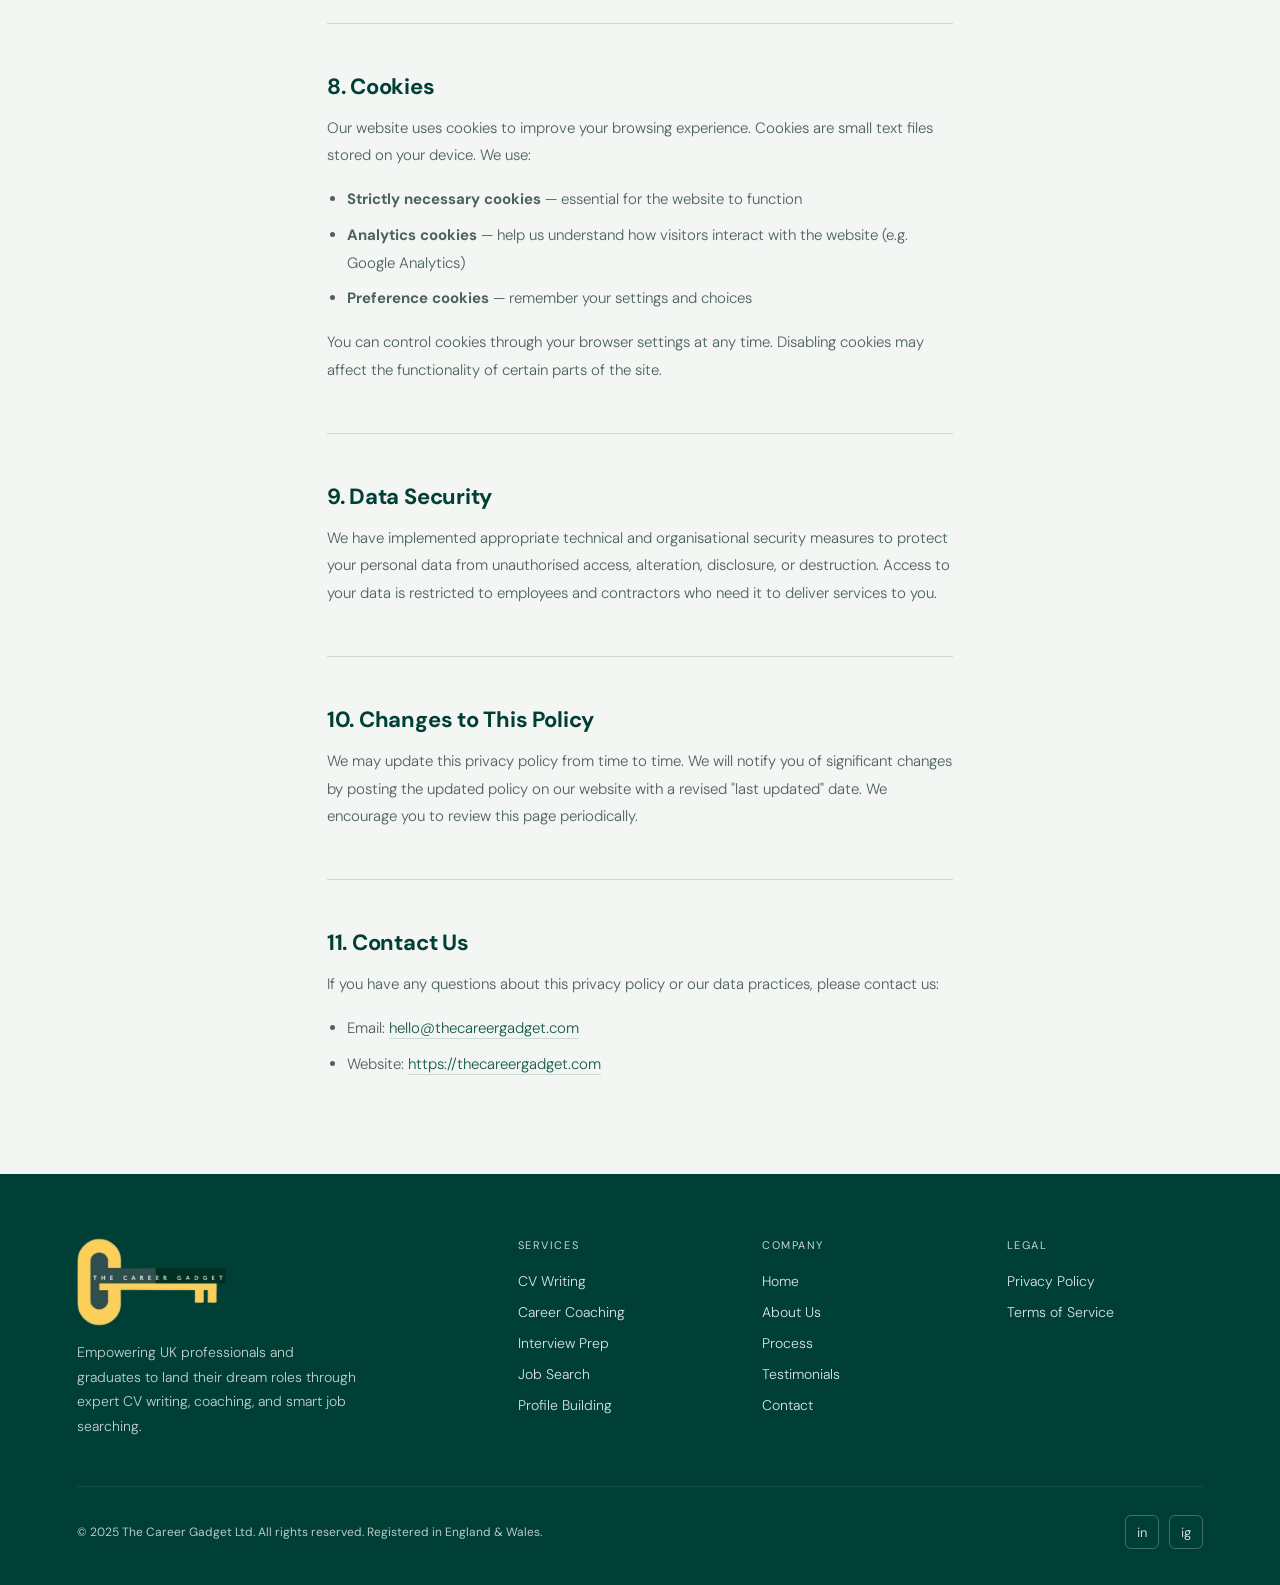
<file: privacy-policy/index.html>
<!DOCTYPE html>
<html lang="en">
<head>
<meta charset="UTF-8"/>
<meta name="viewport" content="width=device-width, initial-scale=1.0"/>
<link rel="apple-touch-icon" sizes="180x180" href="/apple-touch-icon.png"/>
<link rel="icon" type="image/png" sizes="32x32" href="/favicon-32x32.png"/>
<link rel="icon" type="image/png" sizes="16x16" href="/favicon-16x16.png"/>
<link rel="icon" href="/favicon.ico" type="image/x-icon"/>
<link rel="manifest" href="/site.webmanifest"/>
<title>Privacy Policy | The Career Gadget</title>
<meta name="description" content="Read The Career Gadget privacy policy, including how we collect, use and protect your personal data when providing UK career and visa sponsorship services.">
<meta property="og:title" content="Privacy Policy | The Career Gadget">
<meta property="og:description" content="Read The Career Gadget privacy policy, including how we collect, use and protect your personal data when providing UK career and visa sponsorship services.">
<meta property="og:type" content="website">
<meta property="og:url" content="https://www.thecareergadget.com/privacy-policy">
<link rel="canonical" href="https://www.thecareergadget.com/privacy-policy">
<link href="https://fonts.googleapis.com/css2?family=Playfair+Display:ital,wght@0,400;0,700;1,400;1,700&family=DM+Sans:wght@300;400;500&display=swap" rel="stylesheet"/>
<link rel="stylesheet" href="/css/styles.css"/>
<style>
  .legal-hero { background:var(--ink); color:var(--white); padding:120px 6vw 80px; }
  .legal-hero-tag { font-size:11px; letter-spacing:.18em; text-transform:uppercase; color:var(--pop); margin-bottom:16px; }
  .legal-hero h1 { font-family: 'DM Sans', sans-serif; font-size:clamp(34px,5vw,58px); font-weight:700; letter-spacing:-.02em; line-height:1.1; margin-bottom:16px; }
  .legal-hero p { font-size:14px; color:rgba(255,255,255,.84); font-weight:300; }
  .legal-body { max-width:780px; margin:0 auto; padding:80px 6vw; }
  .legal-body h2 { font-family: 'DM Sans', sans-serif; font-size:22px; font-weight:700; color:var(--ink); margin:48px 0 14px; letter-spacing:-.01em; }
  .legal-body h2:first-child { margin-top:0; }
  .legal-body p { font-size:15px; color:var(--slate); line-height:1.85; font-weight:300; margin-bottom:16px; }
  .legal-body ul { padding-left:20px; margin-bottom:16px; }
  .legal-body ul li { font-size:15px; color:var(--slate); line-height:1.85; font-weight:300; margin-bottom:8px; }
  .legal-body a { color:var(--accent); text-decoration:none; border-bottom:1px solid var(--border); }
  .legal-body a:hover { color:var(--ink); border-color:var(--ink); }
  .legal-divider { border:none; border-top:1px solid var(--border); margin:48px 0; }
  .legal-back { display:inline-flex; align-items:center; gap:8px; font-size:13px; font-weight:500; color:var(--accent); text-decoration:none; margin-bottom:48px; letter-spacing:.02em; border-bottom:none; }
  .legal-back:hover { color:var(--ink); }
</style>
</head>
<body>

<nav id="nav">
  <a href="/" class="logo brand-lockup" aria-label="The Career Gadget">
    <img src="/careerlogo.png" alt="The Career Gadget logo">
  </a>
 <ul class="nav-center" id="navMenu">
    <li><a href="/">Home</a></li>
    <li><a href="/about-us">About Us</a></li>
    <li><a href="/#difference">Why We're Different</a></li>
    <li><a href="/visa-sponsorship">Visa Strategy</a></li>
    <li><a href="/#process">Process</a></li>
    <li><a href="/contact">Contact</a></li>
  </ul>
  <a href="/#contact" class="nav-btn"><span class="nav-btn-dot"></span> Book a Call</a>
</nav>

<div class="legal-hero">
  <div class="legal-hero-tag">Legal</div>
  <h1>Privacy Policy</h1>
  <p>Last updated: 21 March 2026</p>
</div>

<div class="legal-body">
  <a href="/" class="legal-back">← Back to Home</a>

  <h2>1. Who We Are</h2>
  <p>The Career Gadget Ltd ("we", "us", "our") is a career services company registered in England and Wales. Our registered address is available upon request. We are committed to protecting and respecting your privacy.</p>
  <p>This policy explains how we collect, use, store, and protect personal data when you visit our website or use our services, in compliance with the UK General Data Protection Regulation (UK GDPR) and the Data Protection Act 2018.</p>

  <hr class="legal-divider"/>

  <h2>2. Data We Collect</h2>
  <p>We may collect the following categories of personal data:</p>
  <ul>
    <li><strong>Identity data:</strong> first name, last name, title</li>
    <li><strong>Contact data:</strong> email address, telephone number</li>
    <li><strong>Profile data:</strong> CV, LinkedIn URL, employment history, and career goals you share with us</li>
    <li><strong>Transaction data:</strong> details about services purchased or enquired about</li>
    <li><strong>Technical data:</strong> IP address, browser type and version, time zone, browser plug-in types, operating system, and platform</li>
    <li><strong>Usage data:</strong> information about how you use our website and services</li>
    <li><strong>Communications data:</strong> your preferences for receiving marketing communications and your communication preferences</li>
  </ul>

  <hr class="legal-divider"/>

  <h2>3. How We Collect Your Data</h2>
  <p>We collect data through:</p>
  <ul>
    <li>Direct interactions — when you fill in forms on our website, book a call, send us an email, or make an enquiry</li>
    <li>Automated technologies — as you interact with our website, we may collect Technical and Usage data via cookies and similar tracking technologies</li>
    <li>Third parties — we may receive data from analytics providers, payment providers, and professional networks such as LinkedIn</li>
  </ul>

  <hr class="legal-divider"/>

  <h2>4. How We Use Your Data</h2>
  <p>We use your personal data to:</p>
  <ul>
    <li>Provide and manage the career services you have requested</li>
    <li>Communicate with you about your enquiry, booking, or project</li>
    <li>Send you marketing communications (only where you have consented)</li>
    <li>Improve our website and services based on usage patterns</li>
    <li>Comply with legal obligations</li>
    <li>Prevent fraud and protect the security of our systems</li>
  </ul>
  <p>We will only use your personal data when the law allows us to. Most commonly we rely on: (a) your consent; (b) performance of a contract with you; or (c) our legitimate interests where these are not overridden by your rights.</p>

  <hr class="legal-divider"/>

  <h2>5. Data Sharing</h2>
  <p>We do not sell your personal data. We may share your data with:</p>
  <ul>
    <li>Service providers who process data on our behalf (e.g. email platforms, cloud storage, payment processors) — all bound by data processing agreements</li>
    <li>Professional advisers including lawyers and accountants, under duties of confidentiality</li>
    <li>Regulatory bodies or law enforcement where we are legally required to do so</li>
  </ul>

  <hr class="legal-divider"/>

  <h2>6. Data Retention</h2>
  <p>We retain your personal data only for as long as necessary to fulfil the purposes for which it was collected, and to satisfy legal, accounting, or reporting requirements. Client project data is typically retained for 6 years following the end of the engagement. Marketing data is retained until you withdraw consent.</p>

  <hr class="legal-divider"/>

  <h2>7. Your Legal Rights</h2>
  <p>Under UK GDPR, you have the right to:</p>
  <ul>
    <li><strong>Access</strong> — request a copy of the personal data we hold about you</li>
    <li><strong>Rectification</strong> — request correction of inaccurate or incomplete data</li>
    <li><strong>Erasure</strong> — request deletion of your personal data in certain circumstances</li>
    <li><strong>Restriction</strong> — request that we restrict processing of your data</li>
    <li><strong>Portability</strong> — request transfer of your data to a third party</li>
    <li><strong>Objection</strong> — object to processing based on legitimate interests or for direct marketing</li>
    <li><strong>Withdraw consent</strong> — where we rely on consent, you may withdraw it at any time</li>
  </ul>
  <p>To exercise any of these rights, please contact us at <a href="mailto:hello@thecareergadget.com">hello@thecareergadget.com</a>. You also have the right to lodge a complaint with the Information Commissioner's Office (ICO) at <a href="https://ico.org.uk" target="_blank" rel="noopener">ico.org.uk</a>.</p>

  <hr class="legal-divider"/>

  <h2>8. Cookies</h2>
  <p>Our website uses cookies to improve your browsing experience. Cookies are small text files stored on your device. We use:</p>
  <ul>
    <li><strong>Strictly necessary cookies</strong> — essential for the website to function</li>
    <li><strong>Analytics cookies</strong> — help us understand how visitors interact with the website (e.g. Google Analytics)</li>
    <li><strong>Preference cookies</strong> — remember your settings and choices</li>
  </ul>
  <p>You can control cookies through your browser settings at any time. Disabling cookies may affect the functionality of certain parts of the site.</p>

  <hr class="legal-divider"/>

  <h2>9. Data Security</h2>
  <p>We have implemented appropriate technical and organisational security measures to protect your personal data from unauthorised access, alteration, disclosure, or destruction. Access to your data is restricted to employees and contractors who need it to deliver services to you.</p>

  <hr class="legal-divider"/>

  <h2>10. Changes to This Policy</h2>
  <p>We may update this privacy policy from time to time. We will notify you of significant changes by posting the updated policy on our website with a revised "last updated" date. We encourage you to review this page periodically.</p>

  <hr class="legal-divider"/>

  <h2>11. Contact Us</h2>
  <p>If you have any questions about this privacy policy or our data practices, please contact us:</p>
  <ul>
    <li>Email: <a href="mailto:hello@thecareergadget.com">hello@thecareergadget.com</a></li>
    <li>Website: <a href="https://thecareergadget.com" target="_blank" rel="noopener">https://thecareergadget.com</a></li>
  </ul>
</div>

<!-- FOOTER -->
<footer>
  <div class="footer-grid">
    <div class="footer-brand">
      <a href="/" class="logo brand-lockup on-dark" aria-label="The Career Gadget">
        <img src="/careerlogo.png" alt="The Career Gadget logo">
      </a>
      <p>Empowering UK professionals and graduates to land their dream roles through expert CV writing, coaching, and smart job searching.</p>
    </div>
    <div class="footer-col"><div class="footer-col-head">Services</div><ul><li><a href="/about-us#services">CV Writing</a></li><li><a href="/about-us#services">Career Coaching</a></li><li><a href="/about-us#services">Interview Prep</a></li><li><a href="/about-us#services">Job Search</a></li><li><a href="/about-us#services">Profile Building</a></li></ul></div>
    <div class="footer-col"><div class="footer-col-head">Company</div><ul><li><a href="/#home">Home</a></li><li><a href="/about-us#about">About Us</a></li><li><a href="/#process">Process</a></li><li><a href="/#testimonials">Testimonials</a></li><li><a href="/#contact">Contact</a></li></ul></div>
    <div class="footer-col"><div class="footer-col-head">Legal</div><ul><li><a href="/privacy-policy">Privacy Policy</a></li><li><a href="/terms-of-service">Terms of Service</a></li></ul></div>
  </div>
  <div class="footer-bottom">
    <span class="footer-copy">© 2025 The Career Gadget Ltd. All rights reserved. Registered in England &amp; Wales.</span>
    <div class="footer-socials">
      <a href="https://www.linkedin.com/company/104402816/admin/dashboard/" class="f-social" target="_blank" rel="noopener" aria-label="LinkedIn">in</a>
      <a href="https://www.instagram.com/careergadget?igsh=MW9oeWhsaGYyYWRyaQ==" class="f-social" target="_blank" rel="noopener" aria-label="Instagram">ig</a>
    </div>
  </div>
</footer>

<script src="/js/main.js?v=20260328-2"></script>
</body>
</html>
</file>
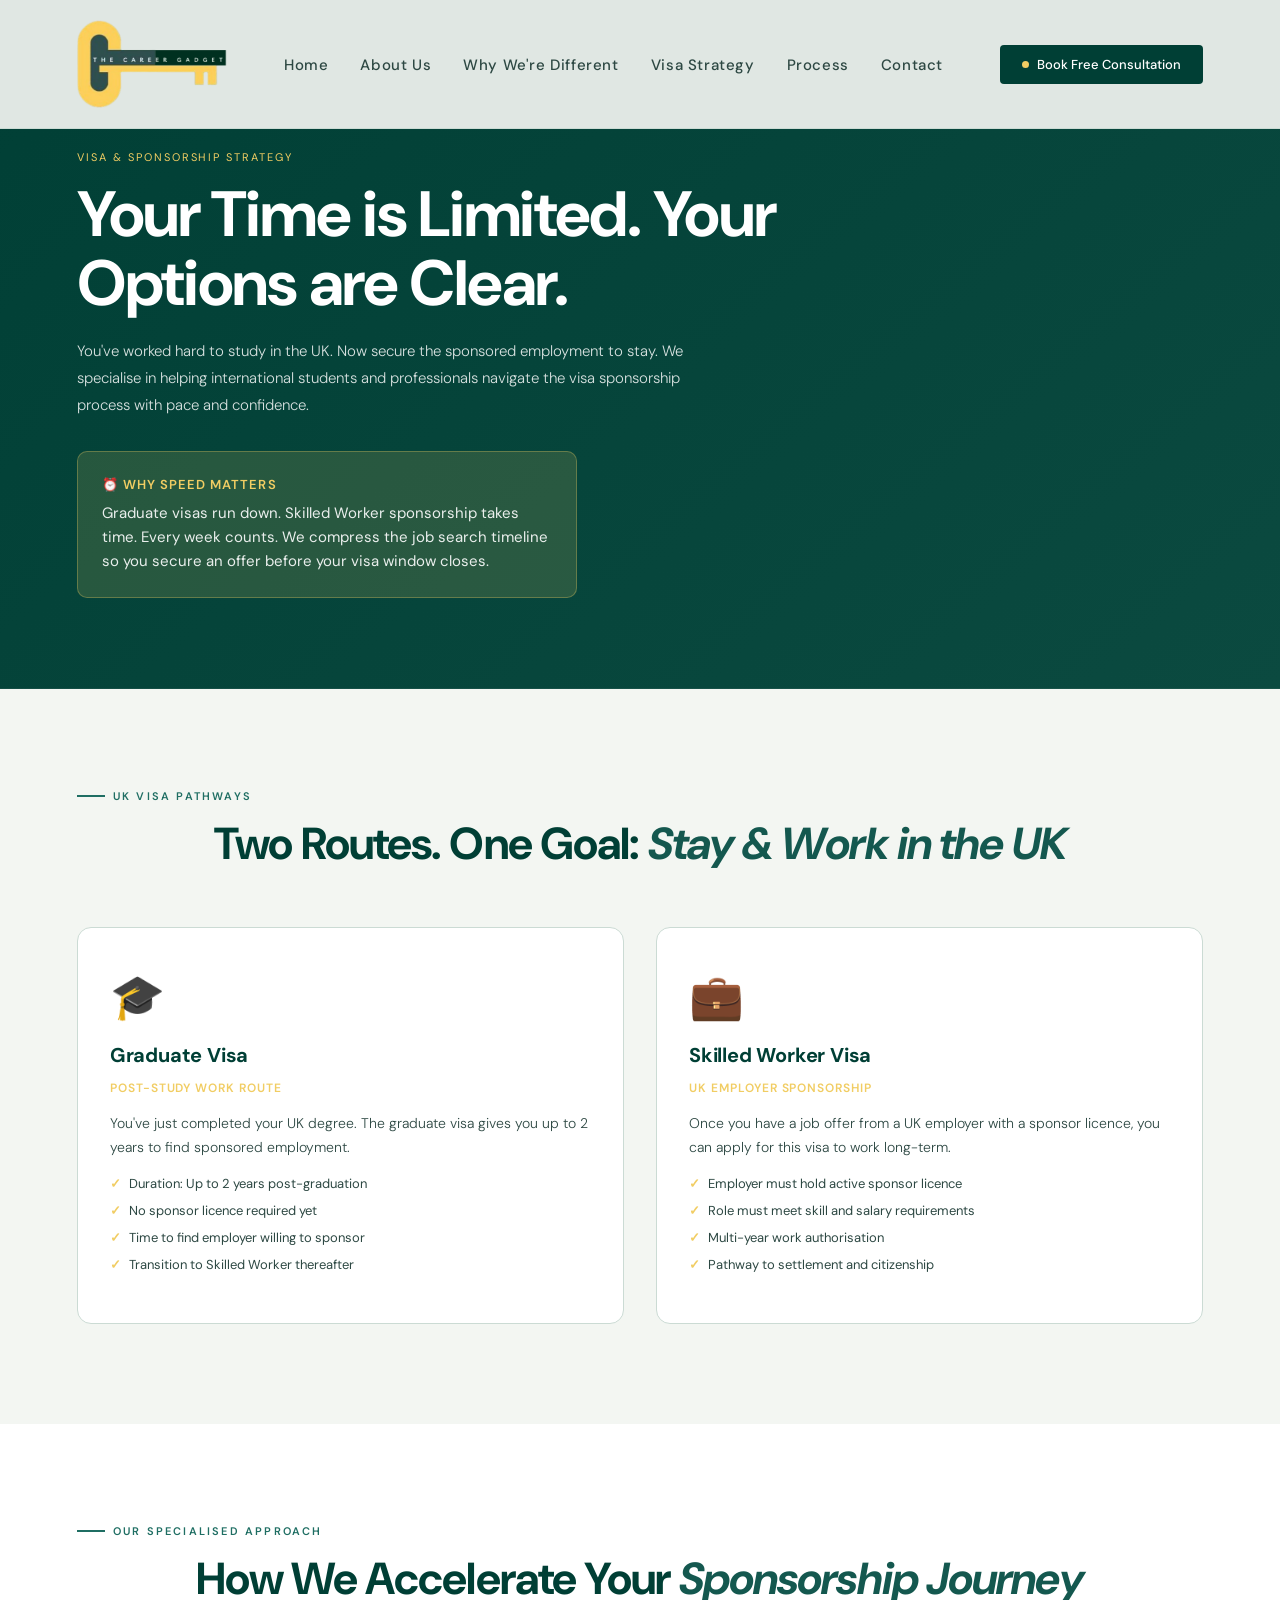
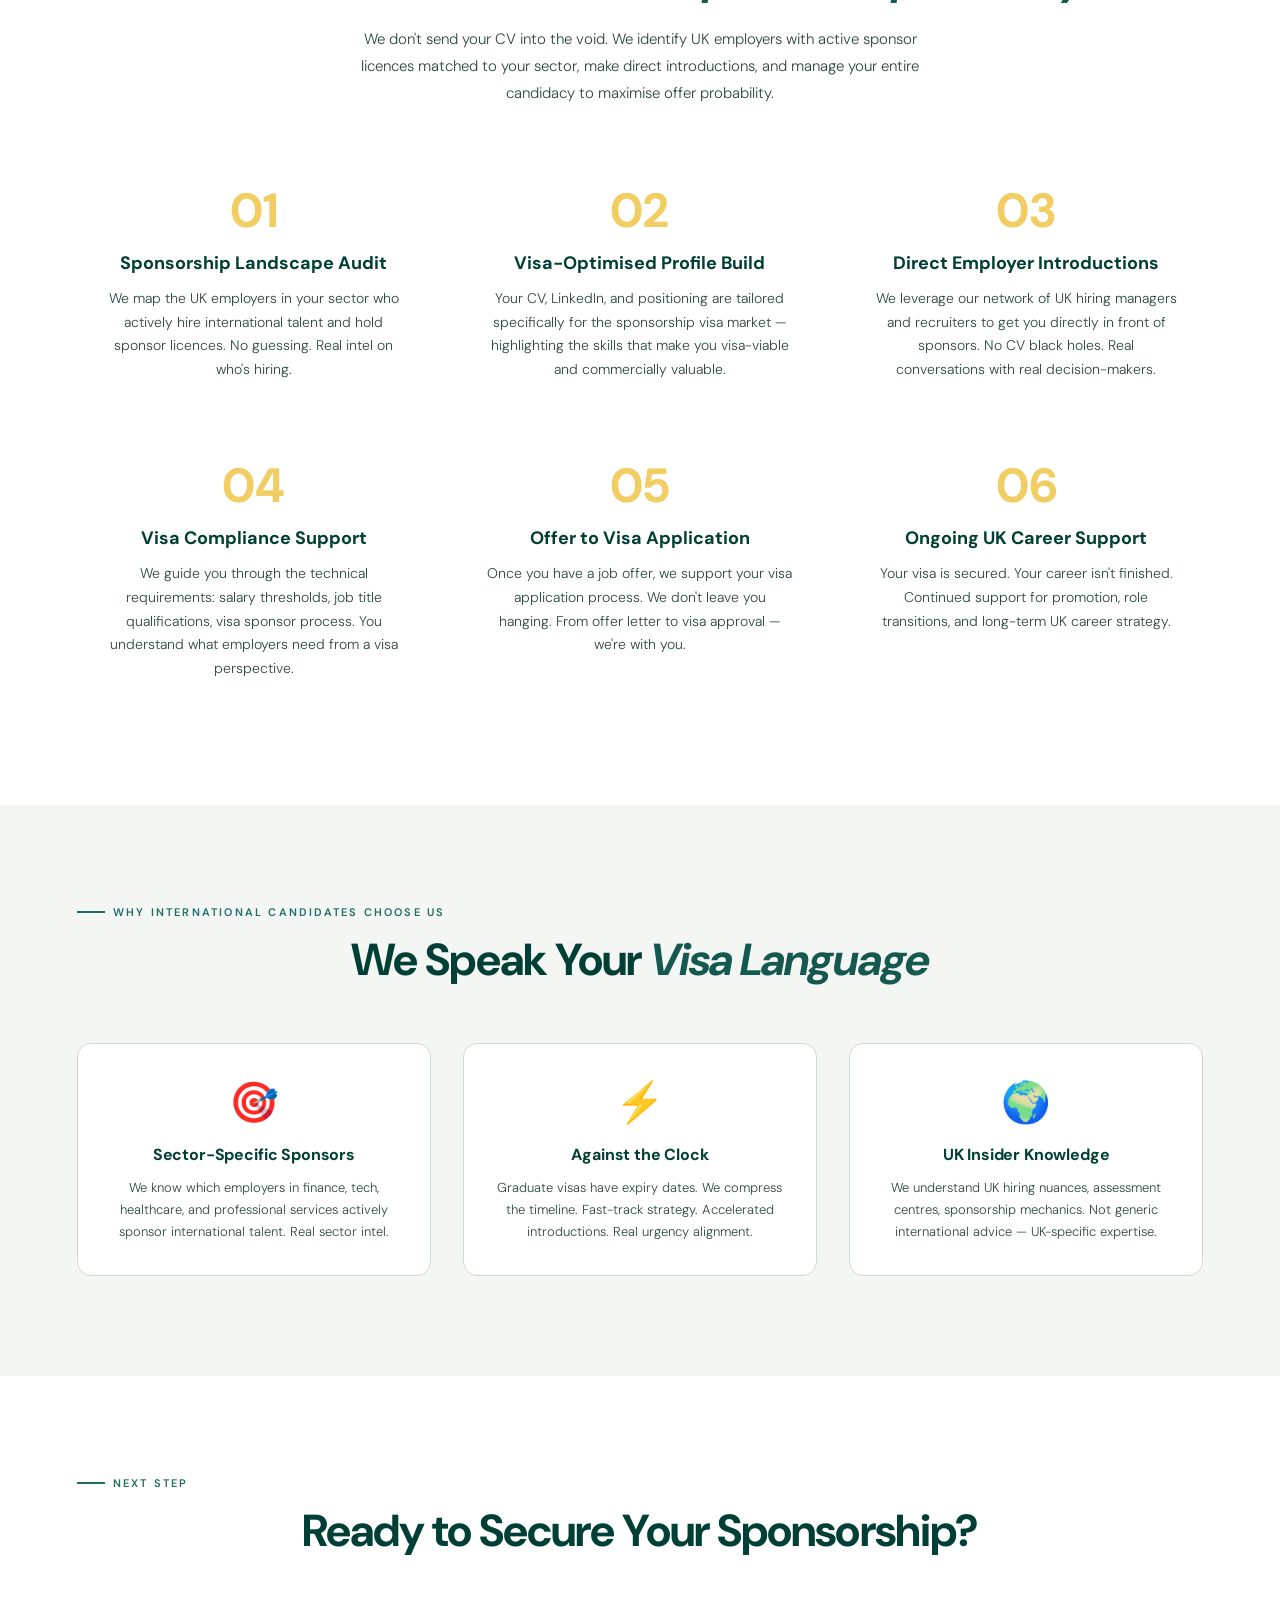
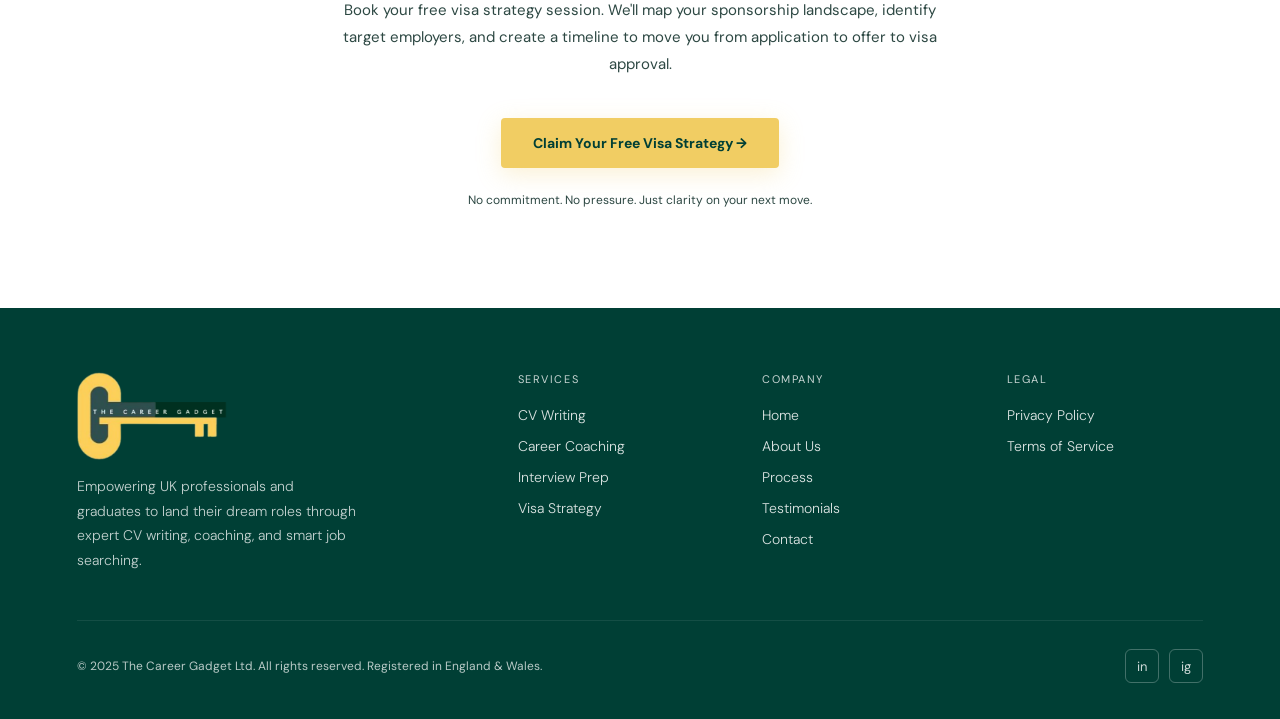
<file: visa-sponsorship/index.html>
<!DOCTYPE html>
<html lang="en">
<head>
<meta charset="UTF-8"/>
<meta name="viewport" content="width=device-width, initial-scale=1.0"/>
<link rel="apple-touch-icon" sizes="180x180" href="/apple-touch-icon.png"/>
<link rel="icon" type="image/png" sizes="32x32" href="/favicon-32x32.png"/>
<link rel="icon" type="image/png" sizes="16x16" href="/favicon-16x16.png"/>
<link rel="icon" href="/favicon.ico" type="image/x-icon"/>
<link rel="manifest" href="/site.webmanifest"/>
<title>UK Visa Sponsorship Strategy for International Candidates | The Career Gadget</title>
<meta name="description" content="Visa sponsorship strategy for international professionals and graduates in the UK. We identify sponsoring employers, optimise applications and support every step from CV to offer.">
<meta property="og:title" content="UK Visa Sponsorship Strategy for International Candidates | The Career Gadget">
<meta property="og:description" content="Visa sponsorship strategy for international professionals and graduates in the UK. We identify sponsoring employers, optimise applications and support every step from CV to offer.">
<meta property="og:type" content="website">
<meta property="og:url" content="https://www.thecareergadget.com/visa-sponsorship">
<link rel="canonical" href="https://www.thecareergadget.com/visa-sponsorship">
<link href="https://fonts.googleapis.com/css2?family=Playfair+Display:ital,wght@0,400;0,700;1,400;1,700&family=DM+Sans:wght@300;400;500&display=swap" rel="stylesheet"/>
<link rel="stylesheet" href="/css/styles.css"/>
</head>
<body>

<nav id="nav">
  <a href="/" class="logo brand-lockup" aria-label="The Career Gadget">
    <img src="/careerlogo.png" alt="The Career Gadget logo">
  </a>
  <ul class="nav-center" id="navMenu">
    <li><a href="/#home">Home</a></li>
    <li><a href="/about-us">About Us</a></li>
    <li><a href="/#difference">Why We're Different</a></li>
    <li><a href="/visa-sponsorship">Visa Strategy</a></li>
    <li><a href="/#process">Process</a></li>
    <li><a href="/contact">Contact</a></li>
  </ul>
  <button class="nav-menu-toggle" id="menuToggle" aria-label="Toggle menu">
    <span></span>
    <span></span>
    <span></span>
  </button>
  <a href="/contact" class="nav-btn"><span class="nav-btn-dot"></span> Book Free Consultation</a>
</nav>

<section class="visa-page-hero">
  <div class="visa-page-tag reveal">Visa & Sponsorship Strategy</div>
  <h1 class="visa-page-title reveal">Your Time is Limited. Your Options are Clear.</h1>
  <p class="visa-page-sub reveal">You've worked hard to study in the UK. Now secure the sponsored employment to stay. We specialise in helping international students and professionals navigate the visa sponsorship process with pace and confidence.</p>
  
  <div class="visa-urgency reveal">
    <div class="visa-urgency-title">⏰ Why Speed Matters</div>
    <div class="visa-urgency-text">Graduate visas run down. Skilled Worker sponsorship takes time. Every week counts. We compress the job search timeline so you secure an offer before your visa window closes.</div>
  </div>
</section>

<!-- VISA OPTIONS -->
<section class="visa-options">
  <div class="visa-options-header">
    <div class="about-text-tag reveal">UK Visa Pathways</div>
    <h2 class="about-h2 reveal">Two Routes. One Goal: <em>Stay & Work in the UK</em></h2>
  </div>
  
  <div class="visa-grid">
    <div class="visa-card reveal">
      <div class="visa-card-icon">🎓</div>
      <h3>Graduate Visa</h3>
      <div class="visa-card-subtitle">Post-Study Work Route</div>
      <p>You've just completed your UK degree. The graduate visa gives you up to 2 years to find sponsored employment.</p>
      <ul class="visa-card-points">
        <li>Duration: Up to 2 years post-graduation</li>
        <li>No sponsor licence required yet</li>
        <li>Time to find employer willing to sponsor</li>
        <li>Transition to Skilled Worker thereafter</li>
      </ul>
    </div>
    
    <div class="visa-card reveal reveal-d1">
      <div class="visa-card-icon">💼</div>
      <h3>Skilled Worker Visa</h3>
      <div class="visa-card-subtitle">UK Employer Sponsorship</div>
      <p>Once you have a job offer from a UK employer with a sponsor licence, you can apply for this visa to work long-term.</p>
      <ul class="visa-card-points">
        <li>Employer must hold active sponsor licence</li>
        <li>Role must meet skill and salary requirements</li>
        <li>Multi-year work authorisation</li>
        <li>Pathway to settlement and citizenship</li>
      </ul>
    </div>
  </div>
</section>

<!-- OUR APPROACH FOR VISA SPONSORSHIP -->
<section class="visa-approach">
  <div class="visa-approach-header">
    <div class="about-text-tag reveal">Our Specialised Approach</div>
    <h2 class="about-h2 reveal">How We Accelerate Your <em>Sponsorship Journey</em></h2>
    <p class="visa-intro reveal" style="font-size:15px;color:var(--ink3);max-width:580px;margin:0 auto;line-height:1.8;font-weight:300;margin-top:14px;text-align:center;">We don't send your CV into the void. We identify UK employers with active sponsor licences matched to your sector, make direct introductions, and manage your entire candidacy to maximise offer probability.</p>
  </div>
  
  <div class="visa-approach-grid">
    <div class="visa-step reveal">
      <div class="visa-step-num">01</div>
      <h4>Sponsorship Landscape Audit</h4>
      <p>We map the UK employers in your sector who actively hire international talent and hold sponsor licences. No guessing. Real intel on who's hiring.</p>
    </div>
    
    <div class="visa-step reveal reveal-d1">
      <div class="visa-step-num">02</div>
      <h4>Visa-Optimised Profile Build</h4>
      <p>Your CV, LinkedIn, and positioning are tailored specifically for the sponsorship visa market — highlighting the skills that make you visa-viable and commercially valuable.</p>
    </div>
    
    <div class="visa-step reveal reveal-d2">
      <div class="visa-step-num">03</div>
      <h4>Direct Employer Introductions</h4>
      <p>We leverage our network of UK hiring managers and recruiters to get you directly in front of sponsors. No CV black holes. Real conversations with real decision-makers.</p>
    </div>
    
    <div class="visa-step reveal reveal-d3">
      <div class="visa-step-num">04</div>
      <h4>Visa Compliance Support</h4>
      <p>We guide you through the technical requirements: salary thresholds, job title qualifications, visa sponsor process. You understand what employers need from a visa perspective.</p>
    </div>
    
    <div class="visa-step reveal reveal-d4">
      <div class="visa-step-num">05</div>
      <h4>Offer to Visa Application</h4>
      <p>Once you have a job offer, we support your visa application process. We don't leave you hanging. From offer letter to visa approval — we're with you.</p>
    </div>
    
    <div class="visa-step reveal reveal-d1">
      <div class="visa-step-num">06</div>
      <h4>Ongoing UK Career Support</h4>
      <p>Your visa is secured. Your career isn't finished. Continued support for promotion, role transitions, and long-term UK career strategy.</p>
    </div>
  </div>
</section>

<!-- WHY CHOOSE CAREER GADGET FOR VISA -->
<section class="visa-why-section">
  <div class="visa-why-header">
    <div class="about-text-tag reveal">Why International Candidates Choose Us</div>
    <h2 class="about-h2 reveal">We Speak Your <em>Visa Language</em></h2>
  </div>
  
  <div class="visa-why-grid">
    <div class="visa-why-card reveal">
      <div class="visa-why-icon">🎯</div>
      <h3>Sector-Specific Sponsors</h3>
      <p>We know which employers in finance, tech, healthcare, and professional services actively sponsor international talent. Real sector intel.</p>
    </div>
    
    <div class="visa-why-card reveal reveal-d1">
      <div class="visa-why-icon">⚡</div>
      <h3>Against the Clock</h3>
      <p>Graduate visas have expiry dates. We compress the timeline. Fast-track strategy. Accelerated introductions. Real urgency alignment.</p>
    </div>
    
    <div class="visa-why-card reveal reveal-d2">
      <div class="visa-why-icon">🌍</div>
      <h3>UK Insider Knowledge</h3>
      <p>We understand UK hiring nuances, assessment centres, sponsorship mechanics. Not generic international advice — UK-specific expertise.</p>
    </div>
  </div>
</section>

<!-- FINAL CTA -->
<section id="contact" style="padding:100px 6vw; background:var(--white); text-align:center;">
  <div class="about-text-tag reveal">Next Step</div>
  <h2 class="about-h2 reveal" style="max-width:700px; margin:0 auto 40px;">Ready to Secure Your Sponsorship?</h2>
  <p style="font-size:15px; color:var(--ink3); max-width:600px; margin:0 auto 40px; line-height:1.8;" class="reveal">Book your free visa strategy session. We'll map your sponsorship landscape, identify target employers, and create a timeline to move you from application to offer to visa approval.</p>
  <a href="/contact" class="cta-main reveal" style="display:inline-block;">Claim Your Free Visa Strategy →</a>
  <p style="font-size:12px; color:var(--ink3); margin-top:24px;">No commitment. No pressure. Just clarity on your next move.</p>
</section>

<footer>
  <div class="footer-grid">
    <div class="footer-brand">
      <a href="/" class="logo brand-lockup on-dark" aria-label="The Career Gadget">
        <img src="/careerlogo.png" alt="The Career Gadget logo">
      </a>
      <p>Empowering UK professionals and graduates to land their dream roles through expert CV writing, coaching, and smart job searching.</p>
    </div>
    <div class="footer-col"><div class="footer-col-head">Services</div><ul><li><a href="/about-us#services">CV Writing</a></li><li><a href="/about-us#services">Career Coaching</a></li><li><a href="/about-us#services">Interview Prep</a></li><li><a href="/visa-sponsorship">Visa Strategy</a></li></ul></div>
    <div class="footer-col"><div class="footer-col-head">Company</div><ul><li><a href="/#home">Home</a></li><li><a href="/about-us#about">About Us</a></li><li><a href="/#process">Process</a></li><li><a href="/#testimonials">Testimonials</a></li><li><a href="/#contact">Contact</a></li></ul></div>
    <div class="footer-col"><div class="footer-col-head">Legal</div><ul><li><a href="/privacy-policy">Privacy Policy</a></li><li><a href="/terms-of-service">Terms of Service</a></li></ul></div>
  </div>
  <div class="footer-bottom">
    <span class="footer-copy">© 2025 The Career Gadget Ltd. All rights reserved. Registered in England & Wales.</span>
    <div class="footer-socials">
      <a href="https://www.linkedin.com/company/104402816/admin/dashboard/" class="f-social" target="_blank" rel="noopener" aria-label="LinkedIn">in</a>
      <a href="https://www.instagram.com/careergadget?igsh=MW9oeWhsaGYyYWRyaQ==" class="f-social" target="_blank" rel="noopener" aria-label="Instagram">ig</a>
    </div>
  </div>
</footer>

<script src="/js/main.js?v=20260328-2"></script>
</body>
</html>
</file>
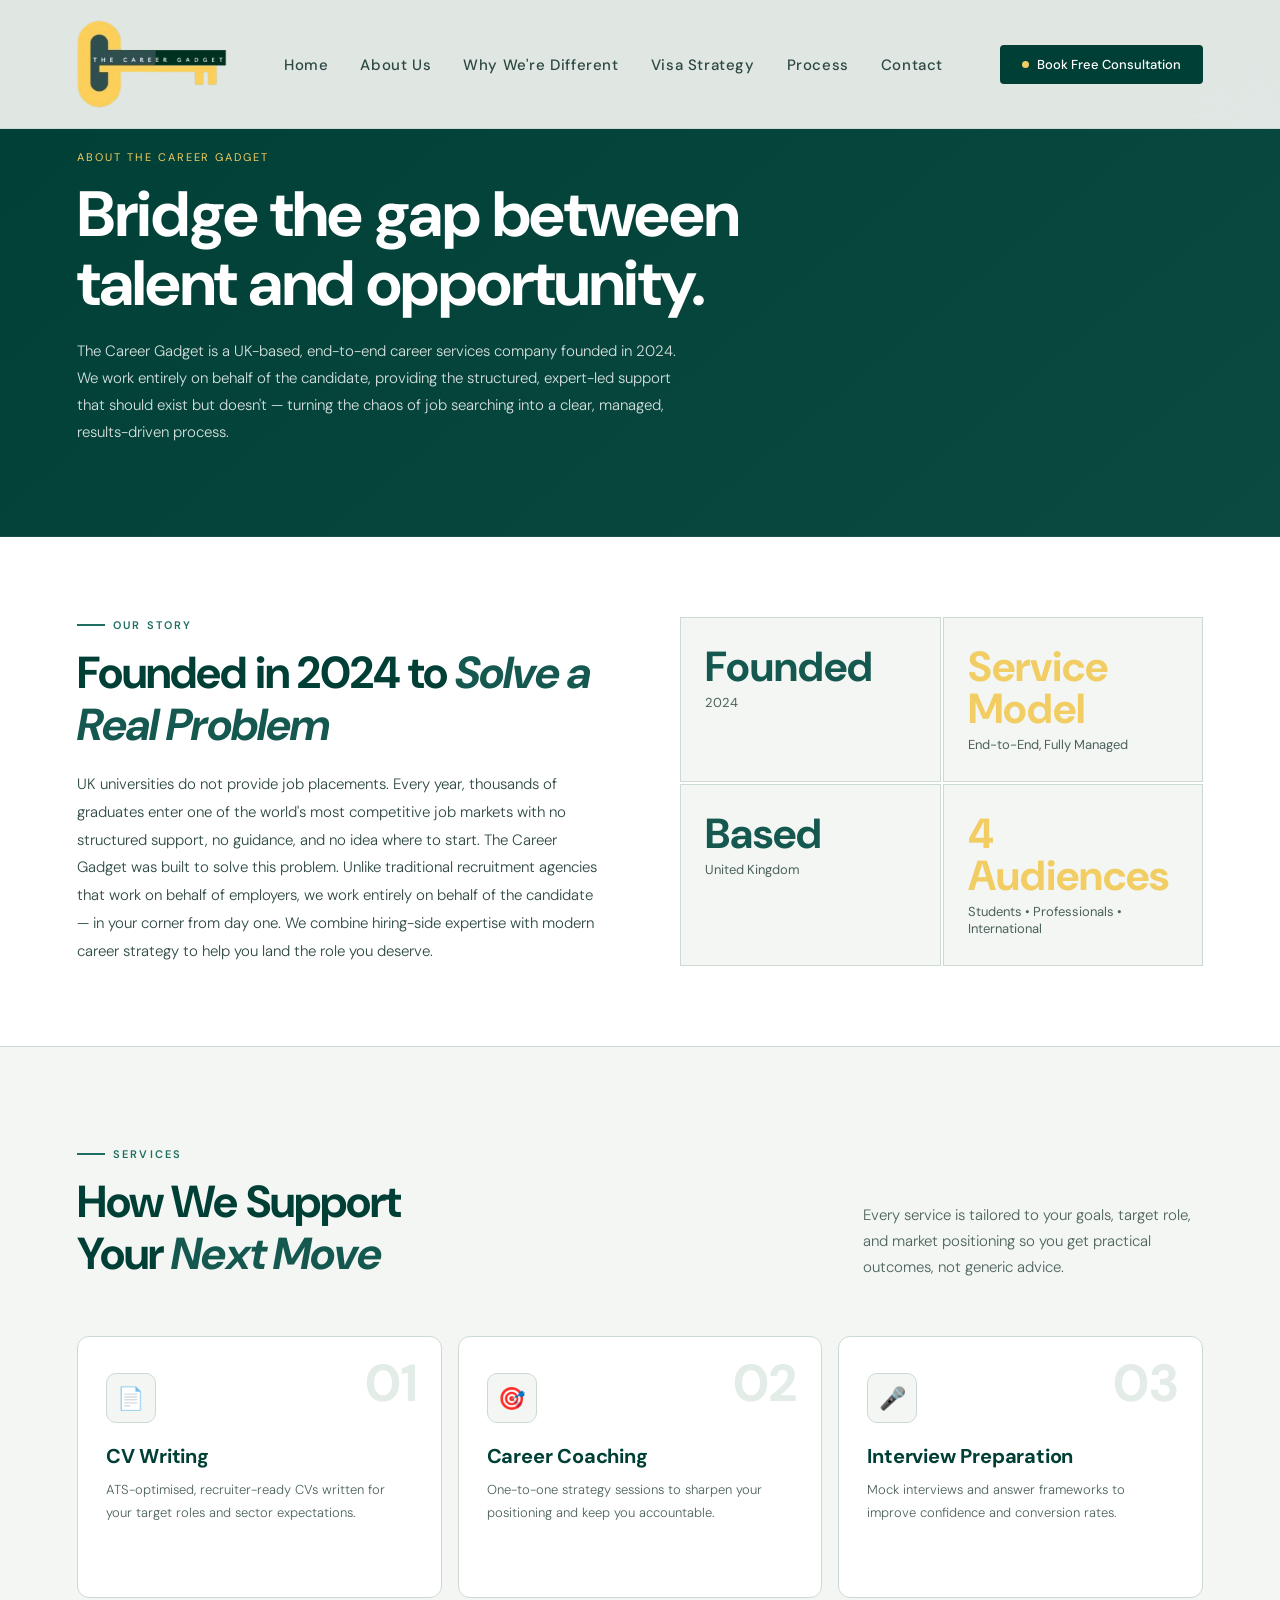
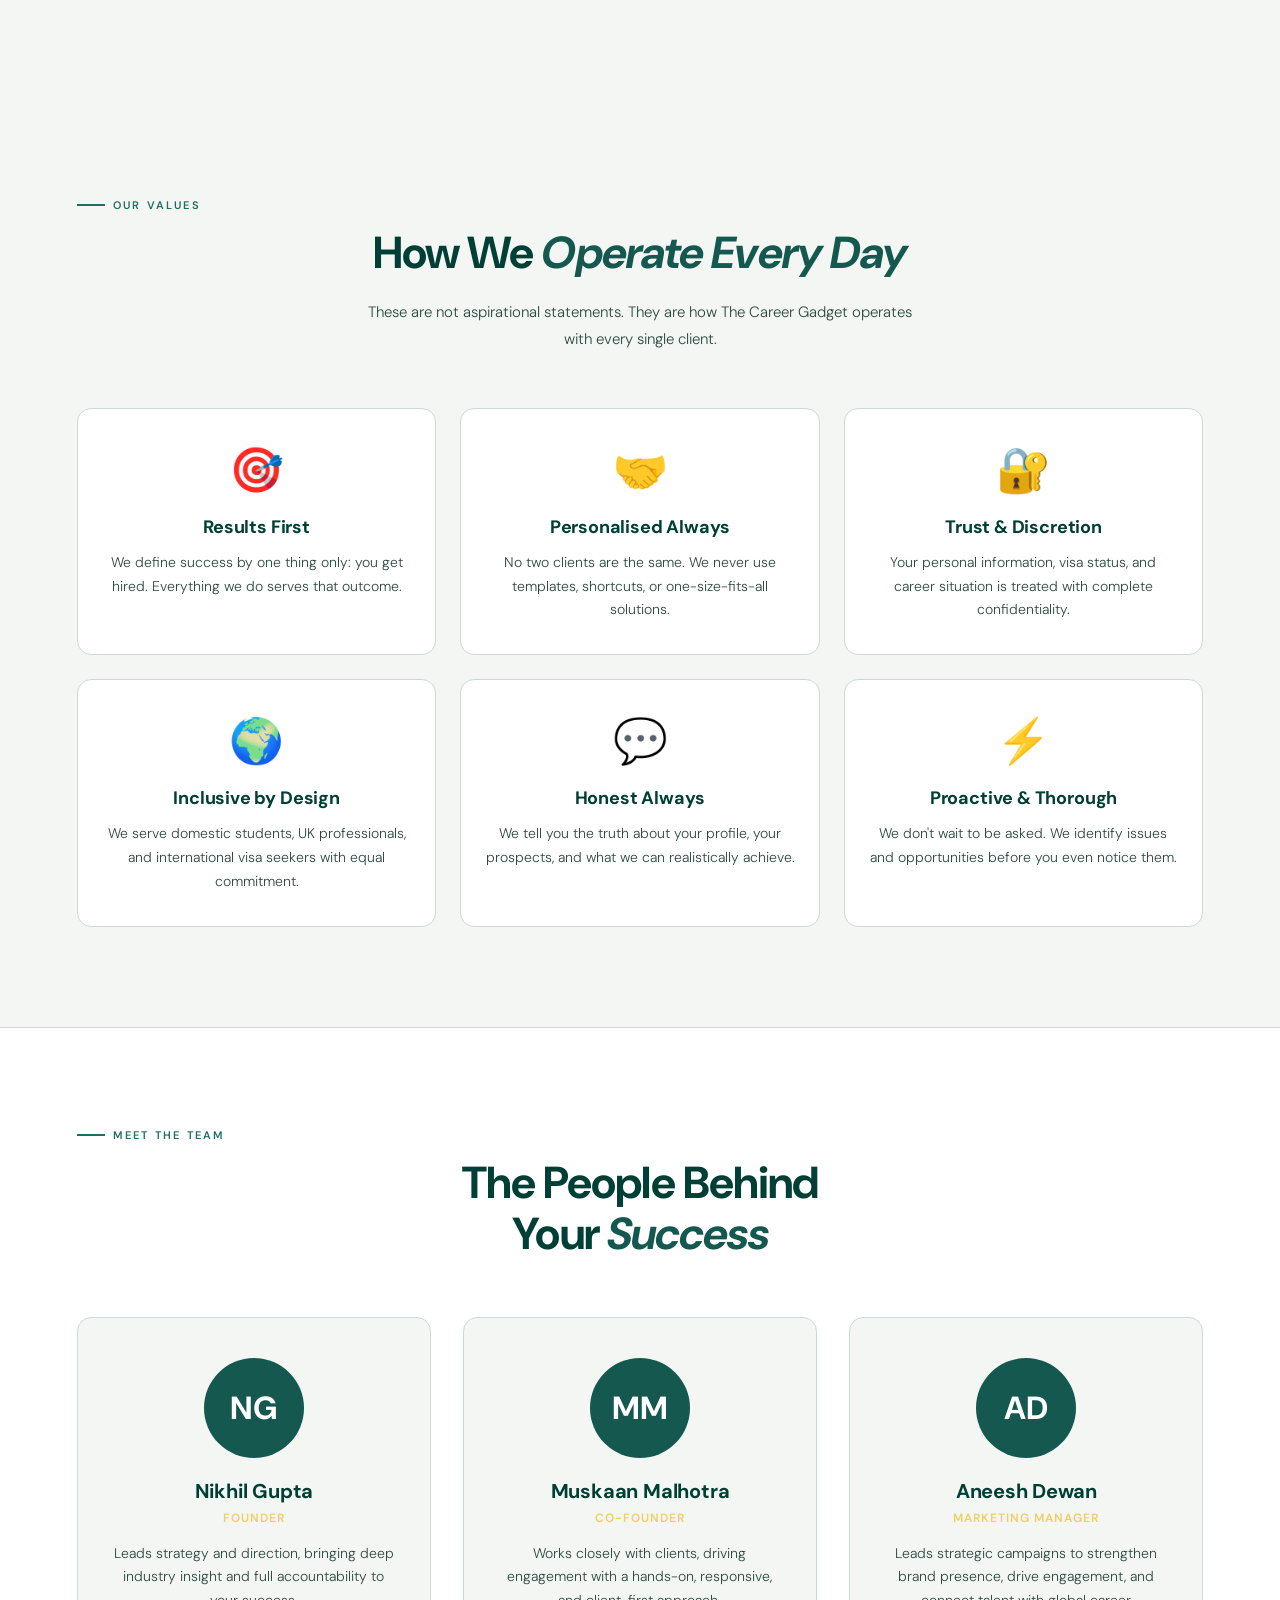
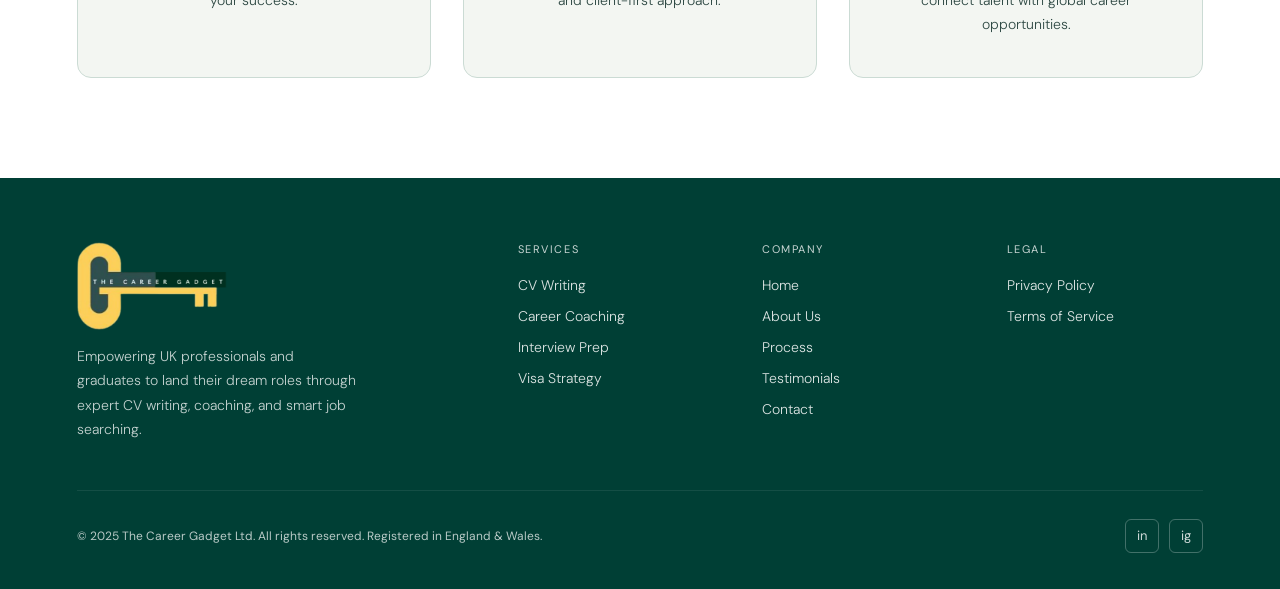
<file: about-us.html>
<!DOCTYPE html>
<html lang="en">
<head>
<meta charset="UTF-8"/>
<meta name="viewport" content="width=device-width, initial-scale=1.0"/>
<link rel="apple-touch-icon" sizes="180x180" href="/apple-touch-icon.png"/>
<link rel="icon" type="image/png" sizes="32x32" href="/favicon-32x32.png"/>
<link rel="icon" type="image/png" sizes="16x16" href="/favicon-16x16.png"/>
<link rel="icon" href="/favicon.ico" type="image/x-icon"/>
<link rel="manifest" href="/site.webmanifest"/>
<title>About The Career Gadget | UK Career Coaching & Visa Sponsorship Support</title>
<meta name="description" content="Learn how The Career Gadget helps UK jobseekers with candidate-first career strategy, personalised CV and LinkedIn support, employer introductions and visa sponsorship guidance.">
<meta property="og:title" content="About The Career Gadget | UK Career Coaching & Visa Sponsorship Support">
<meta property="og:description" content="Learn how The Career Gadget helps UK jobseekers with candidate-first career strategy, personalised CV and LinkedIn support, employer introductions and visa sponsorship guidance.">
<meta property="og:type" content="website">
<meta property="og:url" content="https://www.thecareergadget.com/about-us">
<link rel="canonical" href="https://www.thecareergadget.com/about-us">
<link href="https://fonts.googleapis.com/css2?family=Playfair+Display:ital,wght@0,400;0,700;1,400;1,700&family=DM+Sans:wght@300;400;500&display=swap" rel="stylesheet"/>
<link rel="stylesheet" href="css/styles.css"/>
</head>
<body>

<nav id="nav">
  <a href="#" class="logo brand-lockup" aria-label="The Career Gadget">
    <img src="careerlogo.png" alt="The Career Gadget logo">
  </a>
 <ul class="nav-center" id="navMenu">
    <li><a href="/">Home</a></li>
    <li><a href="/about-us">About Us</a></li>
    <li><a href="/#difference">Why We're Different</a></li>
    <li><a href="/visa-sponsorship">Visa Strategy</a></li>
    <li><a href="/#process">Process</a></li>
    <li><a href="/contact">Contact</a></li>
  </ul>
  <button class="nav-menu-toggle" id="menuToggle" aria-label="Toggle menu">
    <span></span>
    <span></span>
    <span></span>
  </button>
  <a href="/contact" class="nav-btn"><span class="nav-btn-dot"></span> Book Free Consultation</a>
</nav>
<section class="about-page-hero">
  <div class="about-page-tag reveal">About The Career Gadget</div>
  <h1 class="about-page-title reveal">Bridge the gap between talent and opportunity.</h1>
  <p class="about-page-sub reveal">The Career Gadget is a UK-based, end-to-end career services company founded in 2024. We work entirely on behalf of the candidate, providing the structured, expert-led support that should exist but doesn't — turning the chaos of job searching into a clear, managed, results-driven process.</p>
</section>

<section class="about-strip" id="about">
  <div class="about-main reveal">
    <div class="about-text-tag">Our Story</div>
    <h2 class="about-h2">Founded in 2024 to <em>Solve a Real Problem</em></h2>
    <p class="about-body">UK universities do not provide job placements. Every year, thousands of graduates enter one of the world's most competitive job markets with no structured support, no guidance, and no idea where to start. The Career Gadget was built to solve this problem. Unlike traditional recruitment agencies that work on behalf of employers, we work entirely on behalf of the candidate — in your corner from day one. We combine hiring-side expertise with modern career strategy to help you land the role you deserve.</p>
  </div>
  <div class="about-stats reveal reveal-d1">
    <div class="astat"><div class="astat-num blue">Founded</div><div class="astat-label">2024</div></div>
    <div class="astat"><div class="astat-num orange">Service Model</div><div class="astat-label">End-to-End, Fully Managed</div></div>
    <div class="astat"><div class="astat-num blue">Based</div><div class="astat-label">United Kingdom</div></div>
    <div class="astat"><div class="astat-num orange">4 Audiences</div><div class="astat-label">Students • Professionals • International</div></div>
  </div>
</section>

<section class="services" id="services">
  <div class="services-top">
    <div>
      <div class="about-text-tag reveal">Services</div>
      <h2 class="about-h2 reveal" style="margin-bottom:0">How We Support<br>Your <em>Next Move</em></h2>
    </div>
    <p class="services-top-right reveal">Every service is tailored to your goals, target role, and market positioning so you get practical outcomes, not generic advice.</p>
  </div>
  <div class="svc-grid">
    <div class="svc reveal"><div class="svc-num">01</div><div class="svc-ico">📄</div><h3 class="svc-name">CV Writing</h3><p class="svc-desc">ATS-optimised, recruiter-ready CVs written for your target roles and sector expectations.</p><a href="/contact" class="svc-link">Claim Your Free Consultation →</a></div>
    <div class="svc reveal reveal-d1"><div class="svc-num">02</div><div class="svc-ico">🎯</div><h3 class="svc-name">Career Coaching</h3><p class="svc-desc">One-to-one strategy sessions to sharpen your positioning and keep you accountable.</p><a href="/contact" class="svc-link">Claim Your Free Consultation →</a></div>
    <div class="svc reveal reveal-d2"><div class="svc-num">03</div><div class="svc-ico">🎤</div><h3 class="svc-name">Interview Preparation</h3><p class="svc-desc">Mock interviews and answer frameworks to improve confidence and conversion rates.</p><a href="/contact" class="svc-link">Claim Your Free Consultation →</a></div>
  </div>
</section>

<!-- VALUES SECTION -->
<section class="values-section">
  <div class="values-header">
    <div class="about-text-tag reveal">Our Values</div>
    <h2 class="about-h2 reveal">How We <em>Operate Every Day</em></h2>
    <p style="font-size:15px;color:var(--ink3);max-width:560px;margin:0 auto;line-height:1.75;font-weight:300;margin-top:14px;text-align:center;" class="reveal">These are not aspirational statements. They are how The Career Gadget operates with every single client.</p>
  </div>
  <div class="values-grid">
    <div class="value-card reveal">
      <div class="value-icon">🎯</div>
      <h3>Results First</h3>
      <p>We define success by one thing only: you get hired. Everything we do serves that outcome.</p>
    </div>
    <div class="value-card reveal reveal-d1">
      <div class="value-icon">🤝</div>
      <h3>Personalised Always</h3>
      <p>No two clients are the same. We never use templates, shortcuts, or one-size-fits-all solutions.</p>
    </div>
    <div class="value-card reveal reveal-d2">
      <div class="value-icon">🔐</div>
      <h3>Trust & Discretion</h3>
      <p>Your personal information, visa status, and career situation is treated with complete confidentiality.</p>
    </div>
    <div class="value-card reveal reveal-d3">
      <div class="value-icon">🌍</div>
      <h3>Inclusive by Design</h3>
      <p>We serve domestic students, UK professionals, and international visa seekers with equal commitment.</p>
    </div>
    <div class="value-card reveal reveal-d1">
      <div class="value-icon">💬</div>
      <h3>Honest Always</h3>
      <p>We tell you the truth about your profile, your prospects, and what we can realistically achieve.</p>
    </div>
    <div class="value-card reveal reveal-d2">
      <div class="value-icon">⚡</div>
      <h3>Proactive & Thorough</h3>
      <p>We don't wait to be asked. We identify issues and opportunities before you even notice them.</p>
    </div>
  </div>
</section>

<!-- TEAM SECTION -->
<section class="team-section">
  <div class="team-header">
    <div class="about-text-tag reveal">Meet the Team</div>
    <h2 class="about-h2 reveal">The People Behind<br>Your <em>Success</em></h2>
  </div>
  <div class="team-grid">
    <div class="team-member reveal">
      <div class="member-avatar">NG</div>
      <div class="member-info">
        <h3 class="member-name">Nikhil Gupta</h3>
        <div class="member-role">Founder</div>
        <p class="member-bio">Leads strategy and direction, bringing deep industry insight and full accountability to your success.</p>
      </div>
    </div>
    
    <div class="team-member reveal reveal-d1">
      <div class="member-avatar">MM</div>
      <div class="member-info">
        <h3 class="member-name">Muskaan Malhotra</h3>
        <div class="member-role">Co-founder</div>
        <p class="member-bio">Works closely with clients, driving engagement with a hands-on, responsive, and client-first approach.</p>
      </div>
    </div>

    <div class="team-member reveal reveal-d2">
      <div class="member-avatar">AD</div>
      <div class="member-info">
        <h3 class="member-name">Aneesh Dewan</h3>
        <div class="member-role">Marketing Manager</div>
        <p class="member-bio">Leads strategic campaigns to strengthen brand presence, drive engagement, and connect talent with global career opportunities.</p>
      </div>
    </div>
  </div>
</section>

<footer>
  <div class="footer-grid">
    <div class="footer-brand">
      <a href="/" class="logo brand-lockup on-dark" aria-label="The Career Gadget">
        <img src="careerlogo.png" alt="The Career Gadget logo">
      </a>
      <p>Empowering UK professionals and graduates to land their dream roles through expert CV writing, coaching, and smart job searching.</p>
    </div>
    <div class="footer-col"><div class="footer-col-head">Services</div><ul><li><a href="/about-us#services">CV Writing</a></li><li><a href="/about-us#services">Career Coaching</a></li><li><a href="/about-us#services">Interview Prep</a></li><li><a href="/visa-sponsorship">Visa Strategy</a></li></ul></div>
    <div class="footer-col"><div class="footer-col-head">Company</div><ul><li><a href="/#home">Home</a></li><li><a href="/about-us#about">About Us</a></li><li><a href="/#process">Process</a></li><li><a href="/#testimonials">Testimonials</a></li><li><a href="/#contact">Contact</a></li></ul></div>
    <div class="footer-col"><div class="footer-col-head">Legal</div><ul><li><a href="/privacy-policy">Privacy Policy</a></li><li><a href="/terms-of-service">Terms of Service</a></li></ul></div>
  </div>
  <div class="footer-bottom">
    <span class="footer-copy">© 2025 The Career Gadget Ltd. All rights reserved. Registered in England &amp; Wales.</span>
    <div class="footer-socials">
      <a href="https://www.linkedin.com/company/104402816/admin/dashboard/" class="f-social" target="_blank" rel="noopener" aria-label="LinkedIn">in</a>
      <a href="https://www.instagram.com/careergadget?igsh=MW9oeWhsaGYyYWRyaQ==" class="f-social" target="_blank" rel="noopener" aria-label="Instagram">ig</a>
    </div>
  </div>
</footer>

<script src="js/main.js?v=20260328-2"></script>
</body>
</html>
</file>
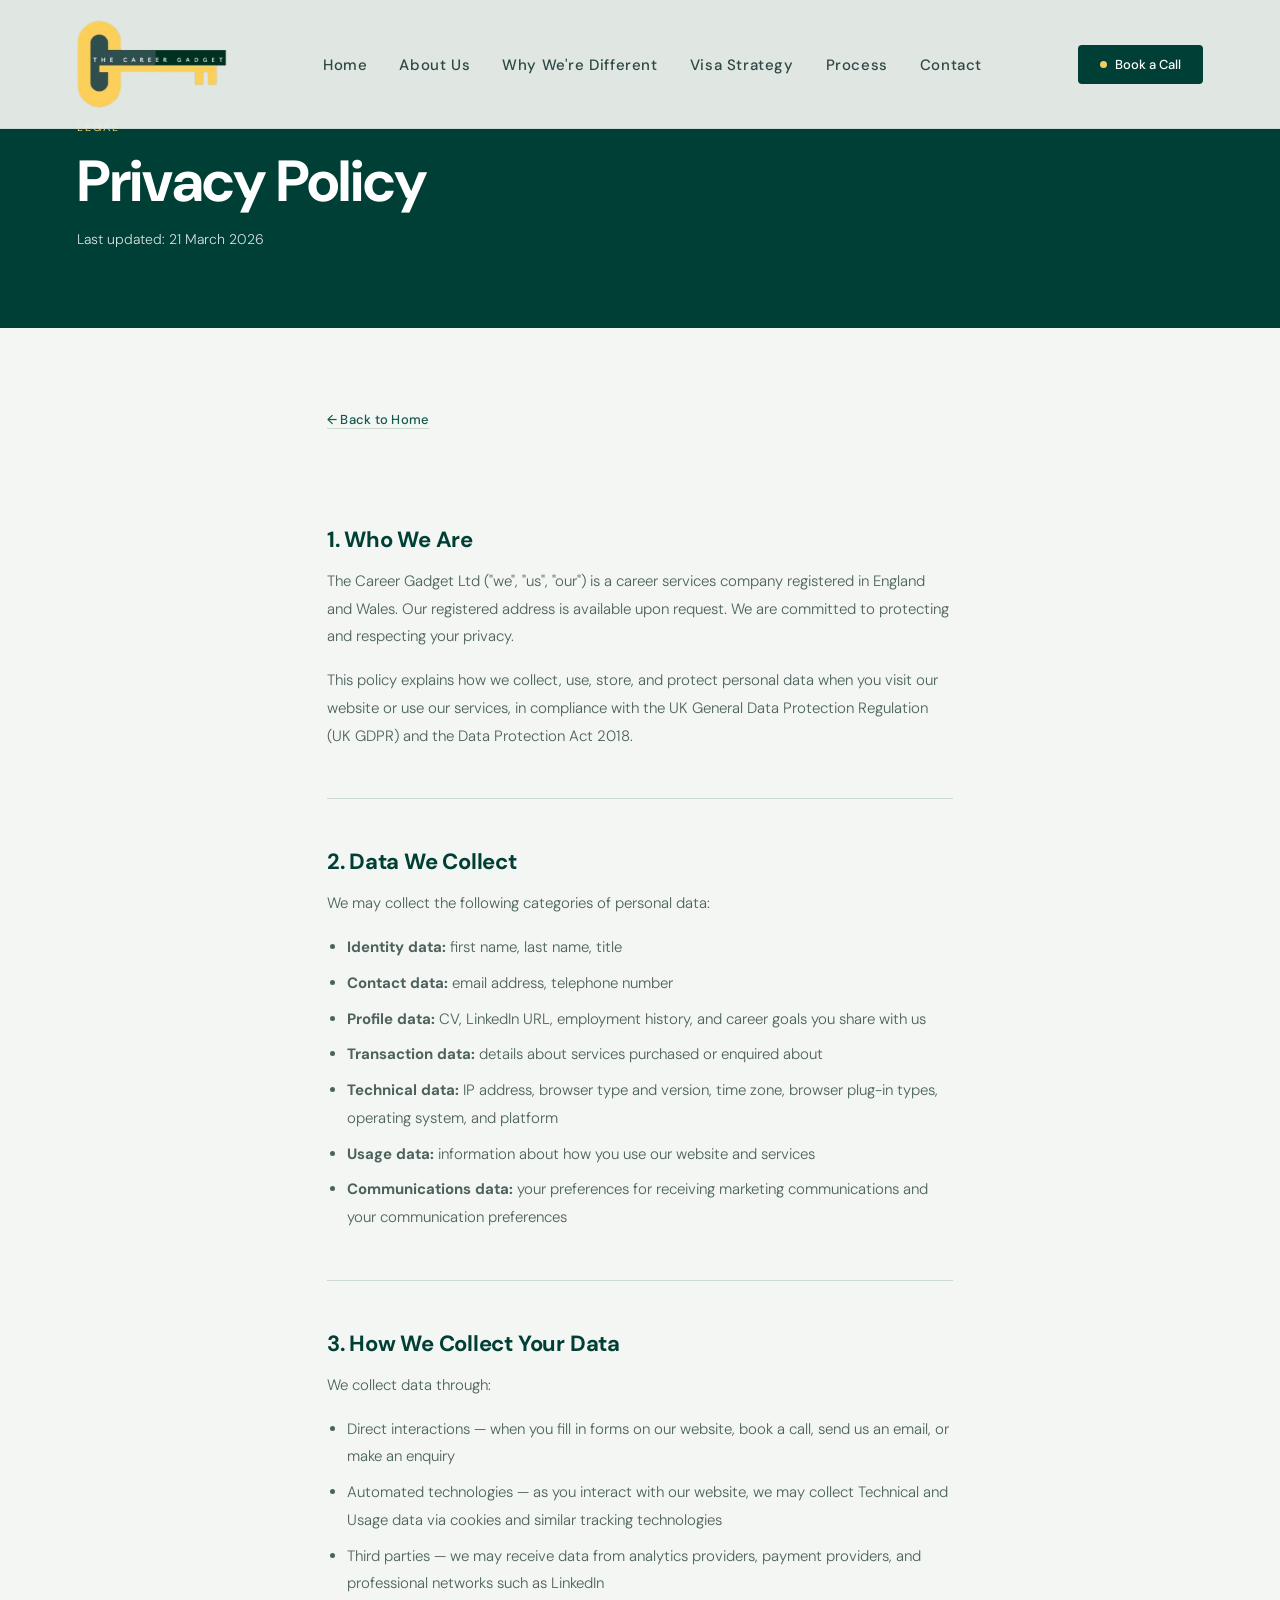
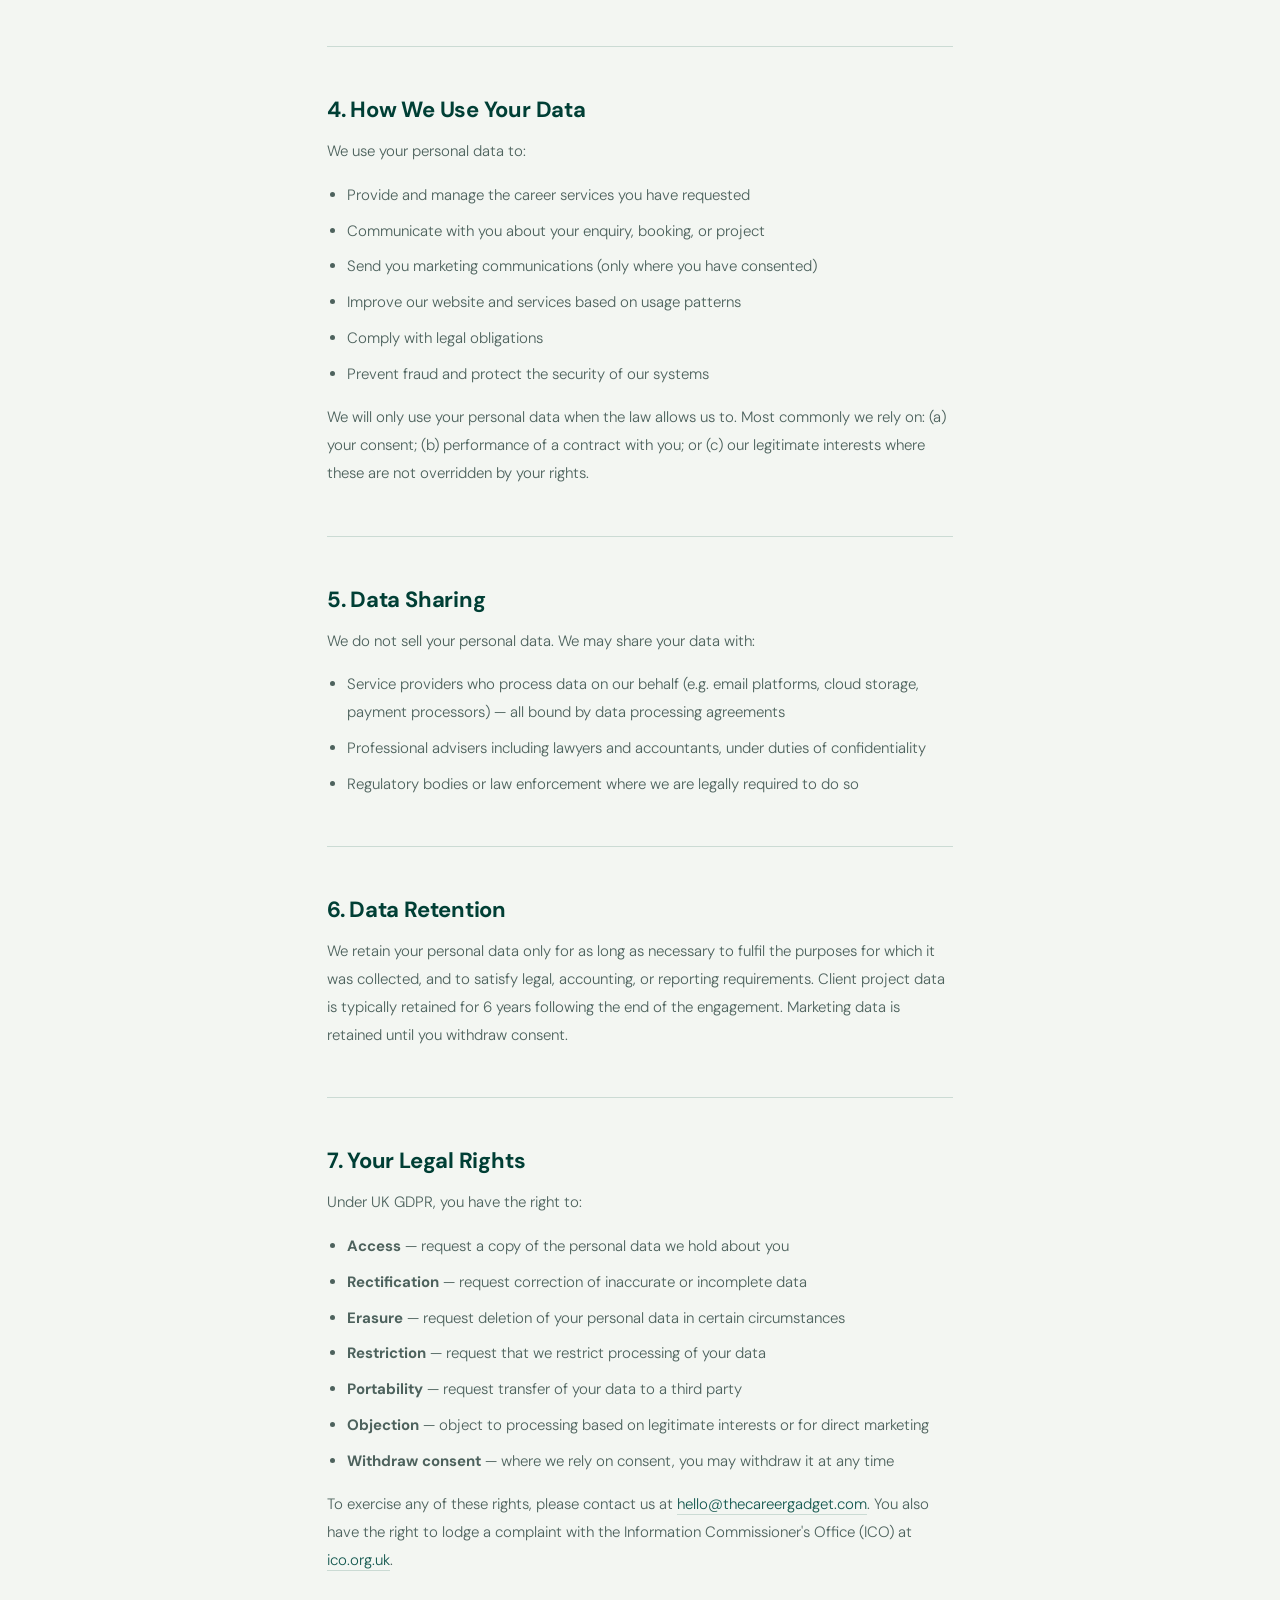
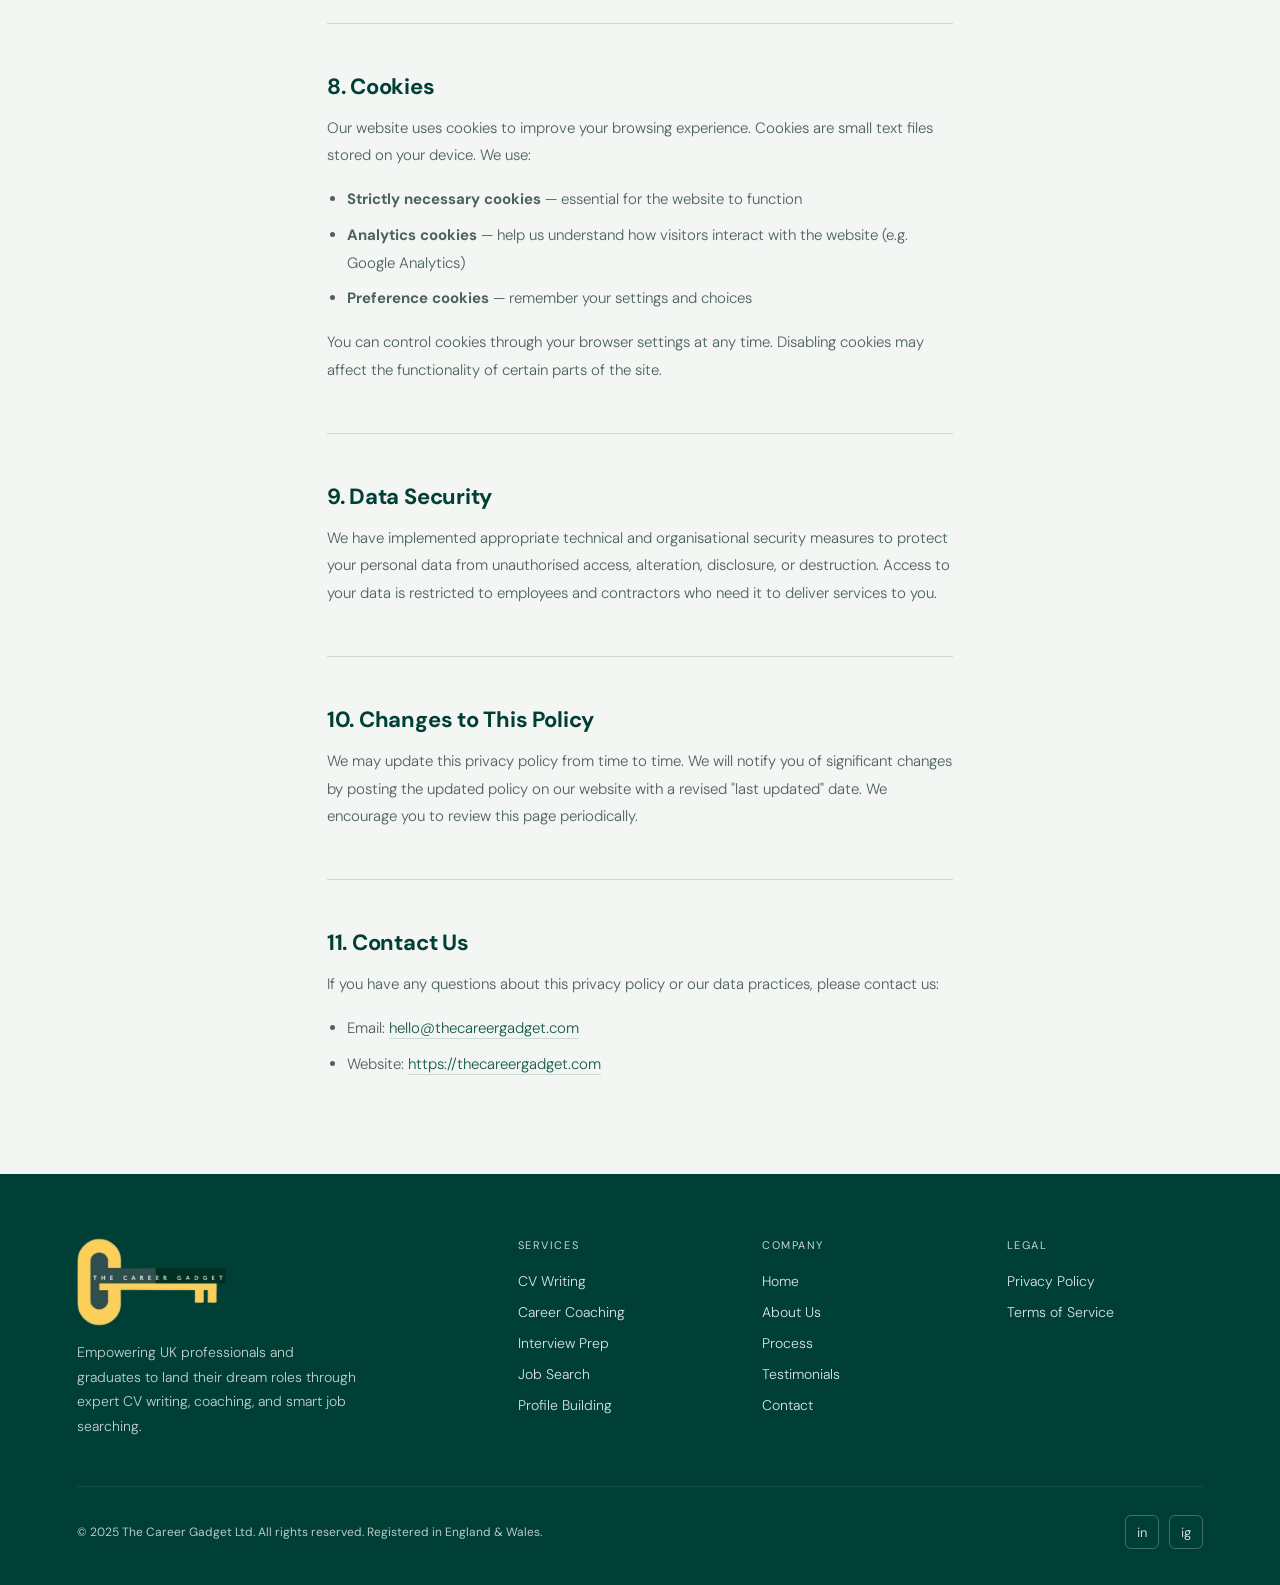
<file: privacy-policy.html>
<!DOCTYPE html>
<html lang="en">
<head>
<meta charset="UTF-8"/>
<meta name="viewport" content="width=device-width, initial-scale=1.0"/>
<link rel="apple-touch-icon" sizes="180x180" href="/apple-touch-icon.png"/>
<link rel="icon" type="image/png" sizes="32x32" href="/favicon-32x32.png"/>
<link rel="icon" type="image/png" sizes="16x16" href="/favicon-16x16.png"/>
<link rel="icon" href="/favicon.ico" type="image/x-icon"/>
<link rel="manifest" href="/site.webmanifest"/>
<title>Privacy Policy — The Career Gadget</title>
<meta name="description" content="Read The Career Gadget privacy policy, including how we collect, use and protect your personal data when providing UK career and visa sponsorship services.">
<meta property="og:title" content="Privacy Policy — The Career Gadget">
<meta property="og:description" content="Read The Career Gadget privacy policy, including how we collect, use and protect your personal data when providing UK career and visa sponsorship services.">
<meta property="og:type" content="website">
<meta property="og:url" content="https://www.thecareergadget.com/privacy-policy">
<link rel="canonical" href="https://www.thecareergadget.com/privacy-policy">
<link href="https://fonts.googleapis.com/css2?family=Playfair+Display:ital,wght@0,400;0,700;1,400;1,700&family=DM+Sans:wght@300;400;500&display=swap" rel="stylesheet"/>
<link rel="stylesheet" href="css/styles.css"/>
<style>
  .legal-hero { background:var(--ink); color:var(--white); padding:120px 6vw 80px; }
  .legal-hero-tag { font-size:11px; letter-spacing:.18em; text-transform:uppercase; color:var(--pop); margin-bottom:16px; }
  .legal-hero h1 { font-family: 'DM Sans', sans-serif; font-size:clamp(34px,5vw,58px); font-weight:700; letter-spacing:-.02em; line-height:1.1; margin-bottom:16px; }
  .legal-hero p { font-size:14px; color:rgba(255,255,255,.84); font-weight:300; }
  .legal-body { max-width:780px; margin:0 auto; padding:80px 6vw; }
  .legal-body h2 { font-family: 'DM Sans', sans-serif; font-size:22px; font-weight:700; color:var(--ink); margin:48px 0 14px; letter-spacing:-.01em; }
  .legal-body h2:first-child { margin-top:0; }
  .legal-body p { font-size:15px; color:var(--slate); line-height:1.85; font-weight:300; margin-bottom:16px; }
  .legal-body ul { padding-left:20px; margin-bottom:16px; }
  .legal-body ul li { font-size:15px; color:var(--slate); line-height:1.85; font-weight:300; margin-bottom:8px; }
  .legal-body a { color:var(--accent); text-decoration:none; border-bottom:1px solid var(--border); }
  .legal-body a:hover { color:var(--ink); border-color:var(--ink); }
  .legal-divider { border:none; border-top:1px solid var(--border); margin:48px 0; }
  .legal-back { display:inline-flex; align-items:center; gap:8px; font-size:13px; font-weight:500; color:var(--accent); text-decoration:none; margin-bottom:48px; letter-spacing:.02em; border-bottom:none; }
  .legal-back:hover { color:var(--ink); }
</style>
</head>
<body>

<nav id="nav">
  <a href="/" class="logo brand-lockup" aria-label="The Career Gadget">
    <img src="careerlogo.png" alt="The Career Gadget logo">
  </a>
 <ul class="nav-center" id="navMenu">
    <li><a href="/">Home</a></li>
    <li><a href="/about-us">About Us</a></li>
    <li><a href="/#difference">Why We're Different</a></li>
    <li><a href="/visa-sponsorship">Visa Strategy</a></li>
    <li><a href="/#process">Process</a></li>
    <li><a href="/contact">Contact</a></li>
  </ul>
  <a href="/#contact" class="nav-btn"><span class="nav-btn-dot"></span> Book a Call</a>
</nav>

<div class="legal-hero">
  <div class="legal-hero-tag">Legal</div>
  <h1>Privacy Policy</h1>
  <p>Last updated: 21 March 2026</p>
</div>

<div class="legal-body">
  <a href="/" class="legal-back">← Back to Home</a>

  <h2>1. Who We Are</h2>
  <p>The Career Gadget Ltd ("we", "us", "our") is a career services company registered in England and Wales. Our registered address is available upon request. We are committed to protecting and respecting your privacy.</p>
  <p>This policy explains how we collect, use, store, and protect personal data when you visit our website or use our services, in compliance with the UK General Data Protection Regulation (UK GDPR) and the Data Protection Act 2018.</p>

  <hr class="legal-divider"/>

  <h2>2. Data We Collect</h2>
  <p>We may collect the following categories of personal data:</p>
  <ul>
    <li><strong>Identity data:</strong> first name, last name, title</li>
    <li><strong>Contact data:</strong> email address, telephone number</li>
    <li><strong>Profile data:</strong> CV, LinkedIn URL, employment history, and career goals you share with us</li>
    <li><strong>Transaction data:</strong> details about services purchased or enquired about</li>
    <li><strong>Technical data:</strong> IP address, browser type and version, time zone, browser plug-in types, operating system, and platform</li>
    <li><strong>Usage data:</strong> information about how you use our website and services</li>
    <li><strong>Communications data:</strong> your preferences for receiving marketing communications and your communication preferences</li>
  </ul>

  <hr class="legal-divider"/>

  <h2>3. How We Collect Your Data</h2>
  <p>We collect data through:</p>
  <ul>
    <li>Direct interactions — when you fill in forms on our website, book a call, send us an email, or make an enquiry</li>
    <li>Automated technologies — as you interact with our website, we may collect Technical and Usage data via cookies and similar tracking technologies</li>
    <li>Third parties — we may receive data from analytics providers, payment providers, and professional networks such as LinkedIn</li>
  </ul>

  <hr class="legal-divider"/>

  <h2>4. How We Use Your Data</h2>
  <p>We use your personal data to:</p>
  <ul>
    <li>Provide and manage the career services you have requested</li>
    <li>Communicate with you about your enquiry, booking, or project</li>
    <li>Send you marketing communications (only where you have consented)</li>
    <li>Improve our website and services based on usage patterns</li>
    <li>Comply with legal obligations</li>
    <li>Prevent fraud and protect the security of our systems</li>
  </ul>
  <p>We will only use your personal data when the law allows us to. Most commonly we rely on: (a) your consent; (b) performance of a contract with you; or (c) our legitimate interests where these are not overridden by your rights.</p>

  <hr class="legal-divider"/>

  <h2>5. Data Sharing</h2>
  <p>We do not sell your personal data. We may share your data with:</p>
  <ul>
    <li>Service providers who process data on our behalf (e.g. email platforms, cloud storage, payment processors) — all bound by data processing agreements</li>
    <li>Professional advisers including lawyers and accountants, under duties of confidentiality</li>
    <li>Regulatory bodies or law enforcement where we are legally required to do so</li>
  </ul>

  <hr class="legal-divider"/>

  <h2>6. Data Retention</h2>
  <p>We retain your personal data only for as long as necessary to fulfil the purposes for which it was collected, and to satisfy legal, accounting, or reporting requirements. Client project data is typically retained for 6 years following the end of the engagement. Marketing data is retained until you withdraw consent.</p>

  <hr class="legal-divider"/>

  <h2>7. Your Legal Rights</h2>
  <p>Under UK GDPR, you have the right to:</p>
  <ul>
    <li><strong>Access</strong> — request a copy of the personal data we hold about you</li>
    <li><strong>Rectification</strong> — request correction of inaccurate or incomplete data</li>
    <li><strong>Erasure</strong> — request deletion of your personal data in certain circumstances</li>
    <li><strong>Restriction</strong> — request that we restrict processing of your data</li>
    <li><strong>Portability</strong> — request transfer of your data to a third party</li>
    <li><strong>Objection</strong> — object to processing based on legitimate interests or for direct marketing</li>
    <li><strong>Withdraw consent</strong> — where we rely on consent, you may withdraw it at any time</li>
  </ul>
  <p>To exercise any of these rights, please contact us at <a href="mailto:hello@thecareergadget.com">hello@thecareergadget.com</a>. You also have the right to lodge a complaint with the Information Commissioner's Office (ICO) at <a href="https://ico.org.uk" target="_blank" rel="noopener">ico.org.uk</a>.</p>

  <hr class="legal-divider"/>

  <h2>8. Cookies</h2>
  <p>Our website uses cookies to improve your browsing experience. Cookies are small text files stored on your device. We use:</p>
  <ul>
    <li><strong>Strictly necessary cookies</strong> — essential for the website to function</li>
    <li><strong>Analytics cookies</strong> — help us understand how visitors interact with the website (e.g. Google Analytics)</li>
    <li><strong>Preference cookies</strong> — remember your settings and choices</li>
  </ul>
  <p>You can control cookies through your browser settings at any time. Disabling cookies may affect the functionality of certain parts of the site.</p>

  <hr class="legal-divider"/>

  <h2>9. Data Security</h2>
  <p>We have implemented appropriate technical and organisational security measures to protect your personal data from unauthorised access, alteration, disclosure, or destruction. Access to your data is restricted to employees and contractors who need it to deliver services to you.</p>

  <hr class="legal-divider"/>

  <h2>10. Changes to This Policy</h2>
  <p>We may update this privacy policy from time to time. We will notify you of significant changes by posting the updated policy on our website with a revised "last updated" date. We encourage you to review this page periodically.</p>

  <hr class="legal-divider"/>

  <h2>11. Contact Us</h2>
  <p>If you have any questions about this privacy policy or our data practices, please contact us:</p>
  <ul>
    <li>Email: <a href="mailto:hello@thecareergadget.com">hello@thecareergadget.com</a></li>
    <li>Website: <a href="https://thecareergadget.com" target="_blank" rel="noopener">https://thecareergadget.com</a></li>
  </ul>
</div>

<!-- FOOTER -->
<footer>
  <div class="footer-grid">
    <div class="footer-brand">
      <a href="/" class="logo brand-lockup on-dark" aria-label="The Career Gadget">
        <img src="careerlogo.png" alt="The Career Gadget logo">
      </a>
      <p>Empowering UK professionals and graduates to land their dream roles through expert CV writing, coaching, and smart job searching.</p>
    </div>
    <div class="footer-col"><div class="footer-col-head">Services</div><ul><li><a href="/about-us#services">CV Writing</a></li><li><a href="/about-us#services">Career Coaching</a></li><li><a href="/about-us#services">Interview Prep</a></li><li><a href="/about-us#services">Job Search</a></li><li><a href="/about-us#services">Profile Building</a></li></ul></div>
    <div class="footer-col"><div class="footer-col-head">Company</div><ul><li><a href="/#home">Home</a></li><li><a href="/about-us#about">About Us</a></li><li><a href="/#process">Process</a></li><li><a href="/#testimonials">Testimonials</a></li><li><a href="/#contact">Contact</a></li></ul></div>
    <div class="footer-col"><div class="footer-col-head">Legal</div><ul><li><a href="/privacy-policy">Privacy Policy</a></li><li><a href="/terms-of-service">Terms of Service</a></li></ul></div>
  </div>
  <div class="footer-bottom">
    <span class="footer-copy">© 2025 The Career Gadget Ltd. All rights reserved. Registered in England &amp; Wales.</span>
    <div class="footer-socials">
      <a href="https://www.linkedin.com/company/104402816/admin/dashboard/" class="f-social" target="_blank" rel="noopener" aria-label="LinkedIn">in</a>
      <a href="https://www.instagram.com/careergadget?igsh=MW9oeWhsaGYyYWRyaQ==" class="f-social" target="_blank" rel="noopener" aria-label="Instagram">ig</a>
    </div>
  </div>
</footer>

<script src="js/main.js?v=20260328-2"></script>
</body>
</html>
</file>
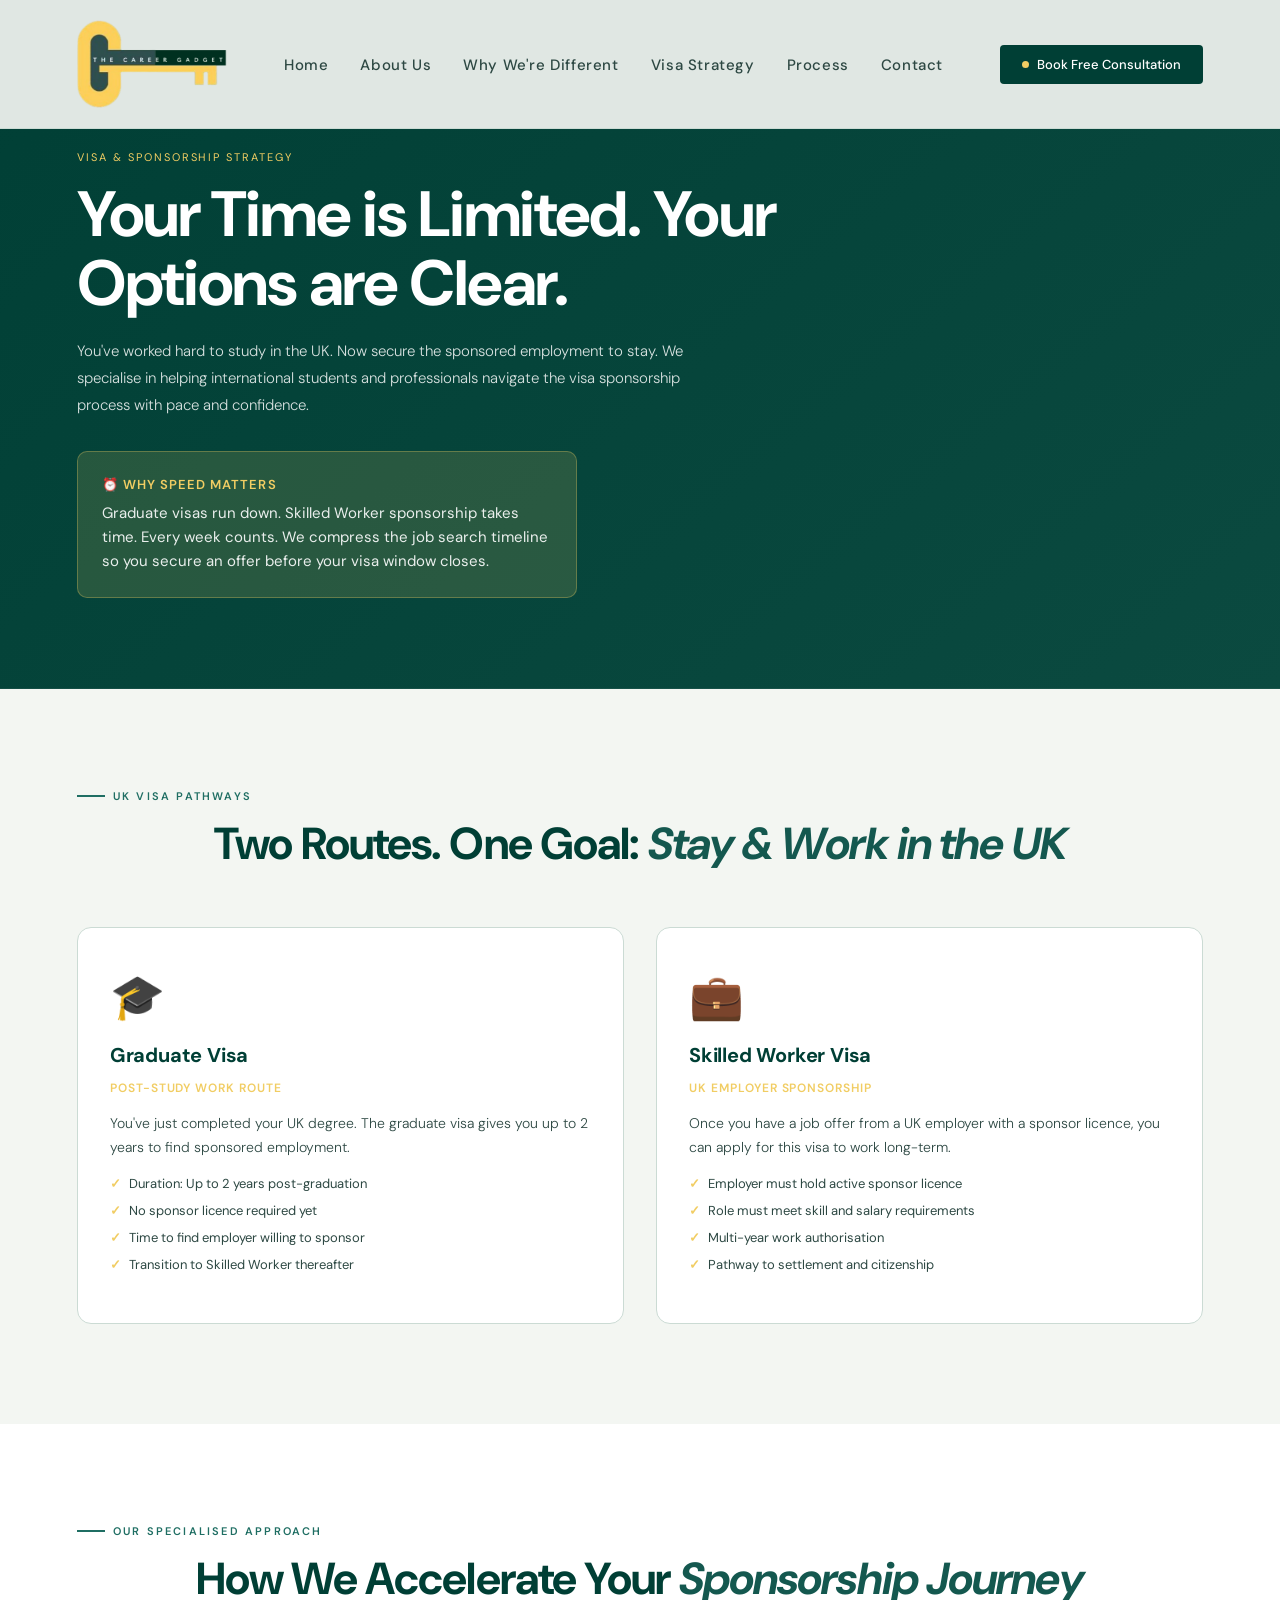
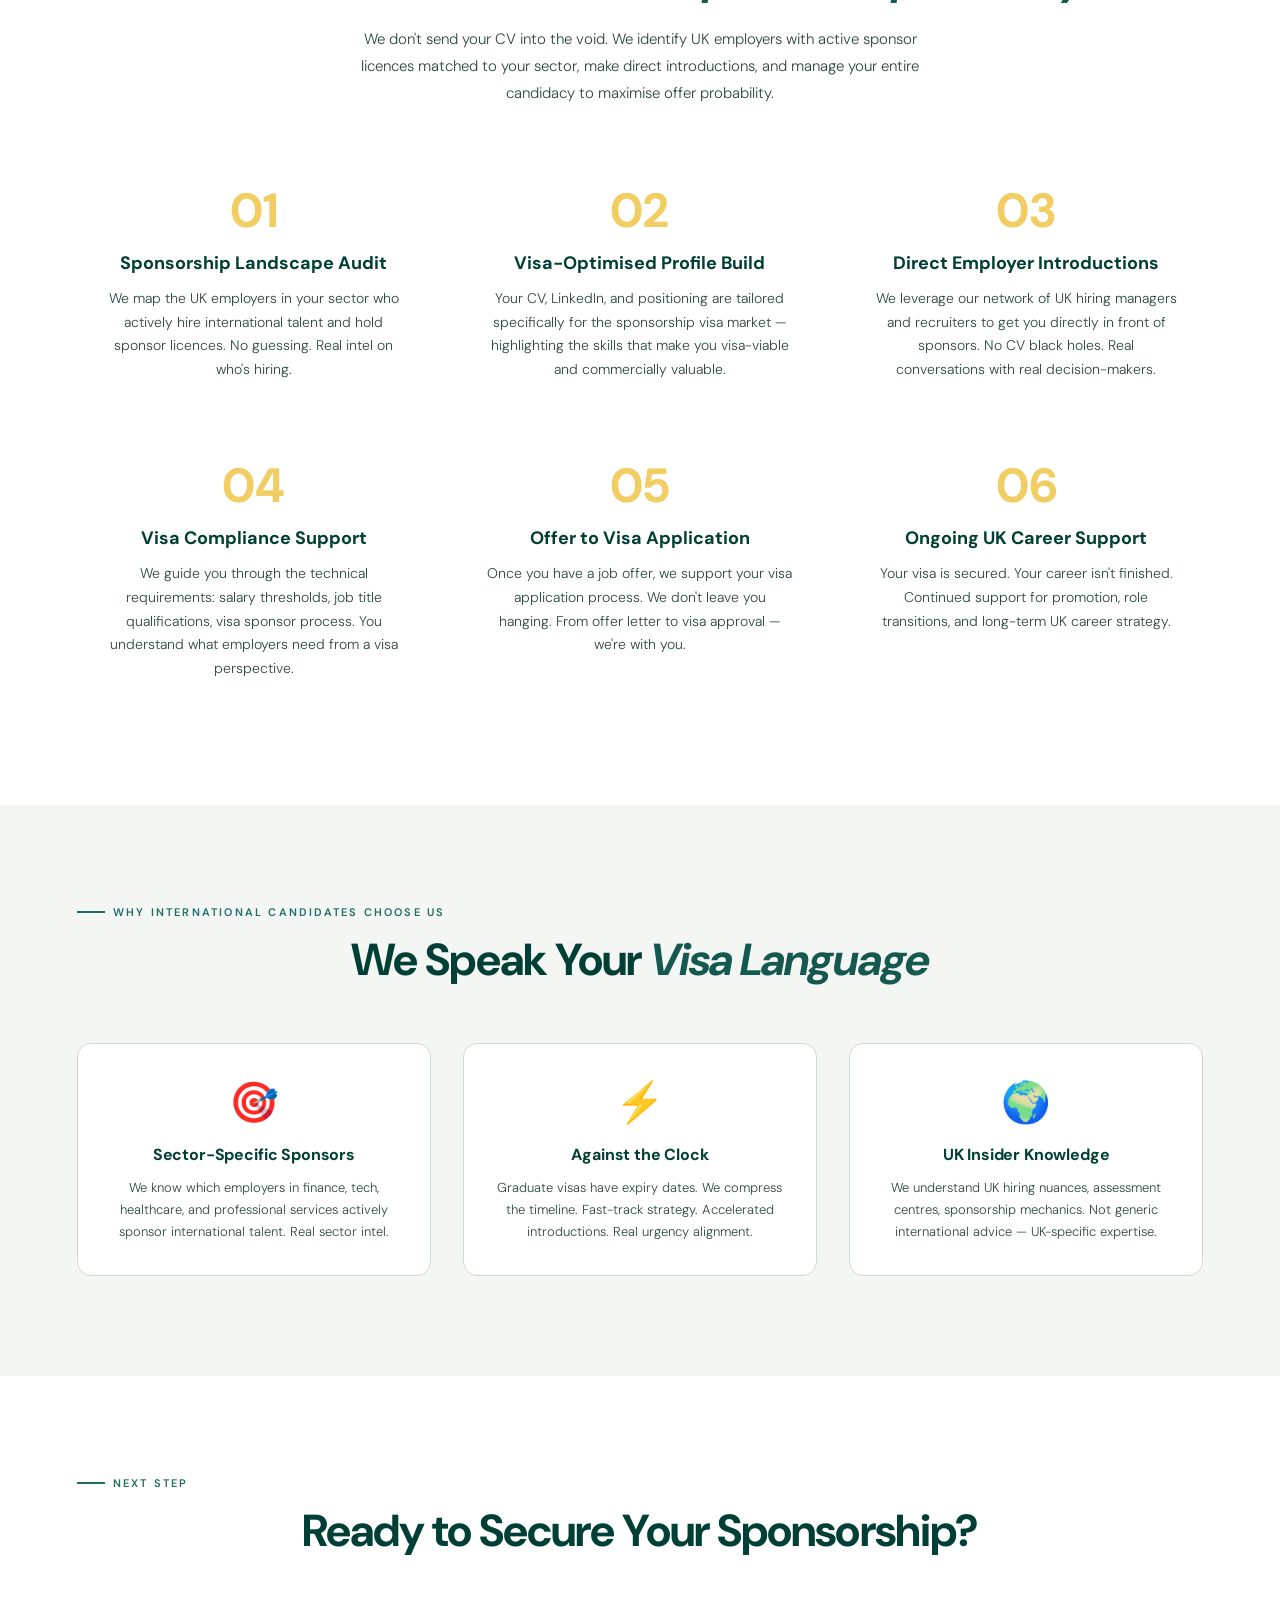
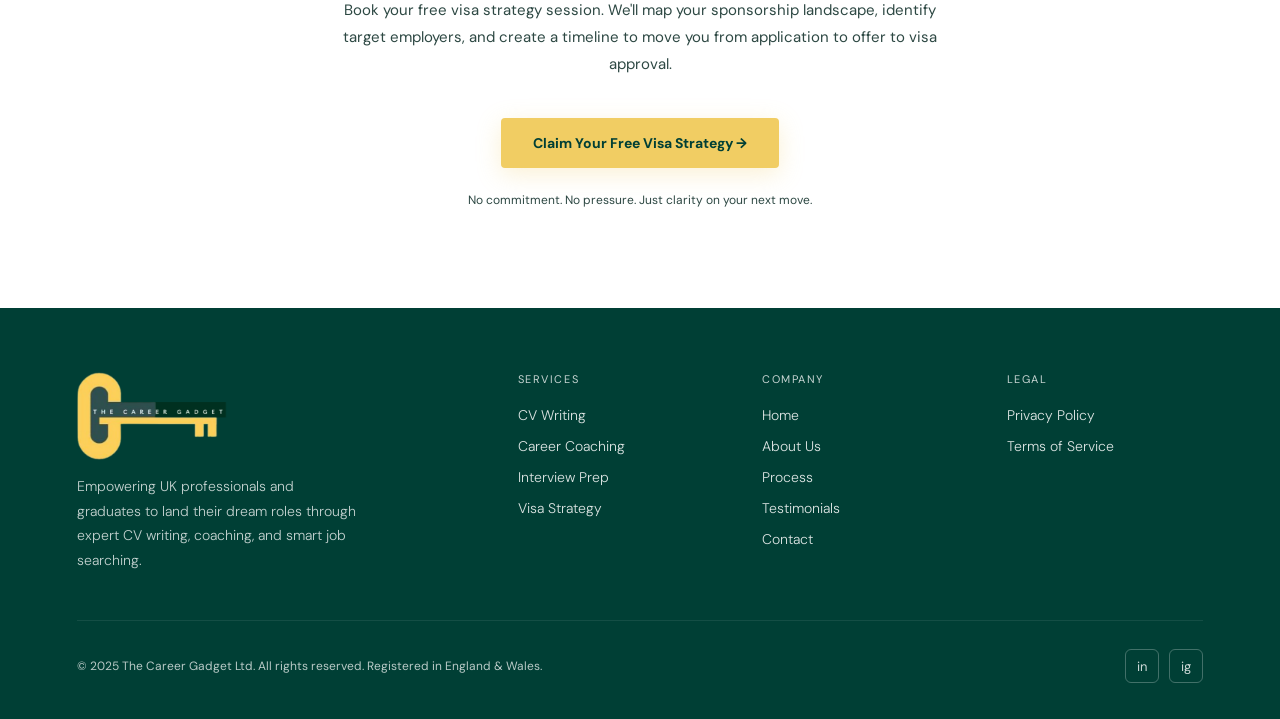
<file: visa-sponsorship.html>
<!DOCTYPE html>
<html lang="en">
<head>
<meta charset="UTF-8"/>
<meta name="viewport" content="width=device-width, initial-scale=1.0"/>
<link rel="apple-touch-icon" sizes="180x180" href="/apple-touch-icon.png"/>
<link rel="icon" type="image/png" sizes="32x32" href="/favicon-32x32.png"/>
<link rel="icon" type="image/png" sizes="16x16" href="/favicon-16x16.png"/>
<link rel="icon" href="/favicon.ico" type="image/x-icon"/>
<link rel="manifest" href="/site.webmanifest"/>
<title>UK Visa Sponsorship Strategy for International Candidates | The Career Gadget</title>
<meta name="description" content="Visa sponsorship strategy for international professionals and graduates in the UK. We identify sponsoring employers, optimise applications and support every step from CV to offer.">
<meta property="og:title" content="UK Visa Sponsorship Strategy for International Candidates | The Career Gadget">
<meta property="og:description" content="Visa sponsorship strategy for international professionals and graduates in the UK. We identify sponsoring employers, optimise applications and support every step from CV to offer.">
<meta property="og:type" content="website">
<meta property="og:url" content="https://www.thecareergadget.com/visa-sponsorship">
<link rel="canonical" href="https://www.thecareergadget.com/visa-sponsorship">
<link href="https://fonts.googleapis.com/css2?family=Playfair+Display:ital,wght@0,400;0,700;1,400;1,700&family=DM+Sans:wght@300;400;500&display=swap" rel="stylesheet"/>
<link rel="stylesheet" href="css/styles.css"/>
</head>
<body>

<nav id="nav">
  <a href="/" class="logo brand-lockup" aria-label="The Career Gadget">
    <img src="careerlogo.png" alt="The Career Gadget logo">
  </a>
  <ul class="nav-center" id="navMenu">
    <li><a href="/#home">Home</a></li>
    <li><a href="/about-us">About Us</a></li>
    <li><a href="/#difference">Why We're Different</a></li>
    <li><a href="/visa-sponsorship">Visa Strategy</a></li>
    <li><a href="/#process">Process</a></li>
    <li><a href="/contact">Contact</a></li>
  </ul>
  <button class="nav-menu-toggle" id="menuToggle" aria-label="Toggle menu">
    <span></span>
    <span></span>
    <span></span>
  </button>
  <a href="/contact" class="nav-btn"><span class="nav-btn-dot"></span> Book Free Consultation</a>
</nav>

<section class="visa-page-hero">
  <div class="visa-page-tag reveal">Visa & Sponsorship Strategy</div>
  <h1 class="visa-page-title reveal">Your Time is Limited. Your Options are Clear.</h1>
  <p class="visa-page-sub reveal">You've worked hard to study in the UK. Now secure the sponsored employment to stay. We specialise in helping international students and professionals navigate the visa sponsorship process with pace and confidence.</p>
  
  <div class="visa-urgency reveal">
    <div class="visa-urgency-title">⏰ Why Speed Matters</div>
    <div class="visa-urgency-text">Graduate visas run down. Skilled Worker sponsorship takes time. Every week counts. We compress the job search timeline so you secure an offer before your visa window closes.</div>
  </div>
</section>

<!-- VISA OPTIONS -->
<section class="visa-options">
  <div class="visa-options-header">
    <div class="about-text-tag reveal">UK Visa Pathways</div>
    <h2 class="about-h2 reveal">Two Routes. One Goal: <em>Stay & Work in the UK</em></h2>
  </div>
  
  <div class="visa-grid">
    <div class="visa-card reveal">
      <div class="visa-card-icon">🎓</div>
      <h3>Graduate Visa</h3>
      <div class="visa-card-subtitle">Post-Study Work Route</div>
      <p>You've just completed your UK degree. The graduate visa gives you up to 2 years to find sponsored employment.</p>
      <ul class="visa-card-points">
        <li>Duration: Up to 2 years post-graduation</li>
        <li>No sponsor licence required yet</li>
        <li>Time to find employer willing to sponsor</li>
        <li>Transition to Skilled Worker thereafter</li>
      </ul>
    </div>
    
    <div class="visa-card reveal reveal-d1">
      <div class="visa-card-icon">💼</div>
      <h3>Skilled Worker Visa</h3>
      <div class="visa-card-subtitle">UK Employer Sponsorship</div>
      <p>Once you have a job offer from a UK employer with a sponsor licence, you can apply for this visa to work long-term.</p>
      <ul class="visa-card-points">
        <li>Employer must hold active sponsor licence</li>
        <li>Role must meet skill and salary requirements</li>
        <li>Multi-year work authorisation</li>
        <li>Pathway to settlement and citizenship</li>
      </ul>
    </div>
  </div>
</section>

<!-- OUR APPROACH FOR VISA SPONSORSHIP -->
<section class="visa-approach">
  <div class="visa-approach-header">
    <div class="about-text-tag reveal">Our Specialised Approach</div>
    <h2 class="about-h2 reveal">How We Accelerate Your <em>Sponsorship Journey</em></h2>
    <p class="visa-intro reveal" style="font-size:15px;color:var(--ink3);max-width:580px;margin:0 auto;line-height:1.8;font-weight:300;margin-top:14px;text-align:center;">We don't send your CV into the void. We identify UK employers with active sponsor licences matched to your sector, make direct introductions, and manage your entire candidacy to maximise offer probability.</p>
  </div>
  
  <div class="visa-approach-grid">
    <div class="visa-step reveal">
      <div class="visa-step-num">01</div>
      <h4>Sponsorship Landscape Audit</h4>
      <p>We map the UK employers in your sector who actively hire international talent and hold sponsor licences. No guessing. Real intel on who's hiring.</p>
    </div>
    
    <div class="visa-step reveal reveal-d1">
      <div class="visa-step-num">02</div>
      <h4>Visa-Optimised Profile Build</h4>
      <p>Your CV, LinkedIn, and positioning are tailored specifically for the sponsorship visa market — highlighting the skills that make you visa-viable and commercially valuable.</p>
    </div>
    
    <div class="visa-step reveal reveal-d2">
      <div class="visa-step-num">03</div>
      <h4>Direct Employer Introductions</h4>
      <p>We leverage our network of UK hiring managers and recruiters to get you directly in front of sponsors. No CV black holes. Real conversations with real decision-makers.</p>
    </div>
    
    <div class="visa-step reveal reveal-d3">
      <div class="visa-step-num">04</div>
      <h4>Visa Compliance Support</h4>
      <p>We guide you through the technical requirements: salary thresholds, job title qualifications, visa sponsor process. You understand what employers need from a visa perspective.</p>
    </div>
    
    <div class="visa-step reveal reveal-d4">
      <div class="visa-step-num">05</div>
      <h4>Offer to Visa Application</h4>
      <p>Once you have a job offer, we support your visa application process. We don't leave you hanging. From offer letter to visa approval — we're with you.</p>
    </div>
    
    <div class="visa-step reveal reveal-d1">
      <div class="visa-step-num">06</div>
      <h4>Ongoing UK Career Support</h4>
      <p>Your visa is secured. Your career isn't finished. Continued support for promotion, role transitions, and long-term UK career strategy.</p>
    </div>
  </div>
</section>

<!-- WHY CHOOSE CAREER GADGET FOR VISA -->
<section class="visa-why-section">
  <div class="visa-why-header">
    <div class="about-text-tag reveal">Why International Candidates Choose Us</div>
    <h2 class="about-h2 reveal">We Speak Your <em>Visa Language</em></h2>
  </div>
  
  <div class="visa-why-grid">
    <div class="visa-why-card reveal">
      <div class="visa-why-icon">🎯</div>
      <h3>Sector-Specific Sponsors</h3>
      <p>We know which employers in finance, tech, healthcare, and professional services actively sponsor international talent. Real sector intel.</p>
    </div>
    
    <div class="visa-why-card reveal reveal-d1">
      <div class="visa-why-icon">⚡</div>
      <h3>Against the Clock</h3>
      <p>Graduate visas have expiry dates. We compress the timeline. Fast-track strategy. Accelerated introductions. Real urgency alignment.</p>
    </div>
    
    <div class="visa-why-card reveal reveal-d2">
      <div class="visa-why-icon">🌍</div>
      <h3>UK Insider Knowledge</h3>
      <p>We understand UK hiring nuances, assessment centres, sponsorship mechanics. Not generic international advice — UK-specific expertise.</p>
    </div>
  </div>
</section>

<!-- FINAL CTA -->
<section id="contact" style="padding:100px 6vw; background:var(--white); text-align:center;">
  <div class="about-text-tag reveal">Next Step</div>
  <h2 class="about-h2 reveal" style="max-width:700px; margin:0 auto 40px;">Ready to Secure Your Sponsorship?</h2>
  <p style="font-size:15px; color:var(--ink3); max-width:600px; margin:0 auto 40px; line-height:1.8;" class="reveal">Book your free visa strategy session. We'll map your sponsorship landscape, identify target employers, and create a timeline to move you from application to offer to visa approval.</p>
  <a href="/contact" class="cta-main reveal" style="display:inline-block;">Claim Your Free Visa Strategy →</a>
  <p style="font-size:12px; color:var(--ink3); margin-top:24px;">No commitment. No pressure. Just clarity on your next move.</p>
</section>

<footer>
  <div class="footer-grid">
    <div class="footer-brand">
      <a href="/" class="logo brand-lockup on-dark" aria-label="The Career Gadget">
        <img src="careerlogo.png" alt="The Career Gadget logo">
      </a>
      <p>Empowering UK professionals and graduates to land their dream roles through expert CV writing, coaching, and smart job searching.</p>
    </div>
    <div class="footer-col"><div class="footer-col-head">Services</div><ul><li><a href="/about-us#services">CV Writing</a></li><li><a href="/about-us#services">Career Coaching</a></li><li><a href="/about-us#services">Interview Prep</a></li><li><a href="/visa-sponsorship">Visa Strategy</a></li></ul></div>
    <div class="footer-col"><div class="footer-col-head">Company</div><ul><li><a href="/#home">Home</a></li><li><a href="/about-us#about">About Us</a></li><li><a href="/#process">Process</a></li><li><a href="/#testimonials">Testimonials</a></li><li><a href="/#contact">Contact</a></li></ul></div>
    <div class="footer-col"><div class="footer-col-head">Legal</div><ul><li><a href="/privacy-policy">Privacy Policy</a></li><li><a href="/terms-of-service">Terms of Service</a></li></ul></div>
  </div>
  <div class="footer-bottom">
    <span class="footer-copy">© 2025 The Career Gadget Ltd. All rights reserved. Registered in England & Wales.</span>
    <div class="footer-socials">
      <a href="https://www.linkedin.com/company/104402816/admin/dashboard/" class="f-social" target="_blank" rel="noopener" aria-label="LinkedIn">in</a>
      <a href="https://www.instagram.com/careergadget?igsh=MW9oeWhsaGYyYWRyaQ==" class="f-social" target="_blank" rel="noopener" aria-label="Instagram">ig</a>
    </div>
  </div>
</footer>

<script src="js/main.js?v=20260328-2"></script>
</body>
</html>
</file>
<file: css/styles.css>
:root {
    --ink:      #003F35;
    --ink2:     #0B4A40;
    --ink3:     #2D4843;
    --slate:    #4D625D;
    --paper:    #F3F6F2;
    --paper2:   #E4ECE7;
    --white:    #FFFFFF;
    --accent:   #14584F;
    --accent2:  #1F6E63;
    --pop:      #F1CD63;
    --pop2:     #E4BB4B;
    --border:   #CBDBD4;
  }
  *, *::before, *::after { margin:0; padding:0; box-sizing:border-box; }
  html { scroll-behavior:smooth; }
  body { font-family:'DM Sans', sans-serif; background: var(--paper); color: var(--ink); overflow-x: hidden; }

  /* NAV */
  nav {
    position:fixed; top:0; left:0; right:0; z-index:100;
    display:flex; align-items:center; justify-content:space-between;
    padding: 20px 6vw;
    background: rgba(243,246,242,0.92);
    backdrop-filter: blur(20px);
    border-bottom: 1px solid var(--border);
    transition: padding .3s;
  }
  nav.scrolled { padding:13px 6vw; }
  .logo { display:flex; align-items:center; text-decoration:none; }
  .brand-lockup svg, .brand-lockup img { width:150px; height:auto; display:block; }
  .brand-key-c, .brand-key-shaft, .brand-key-tooth { fill:var(--pop); }
  .brand-key-cut { fill:var(--ink); }
  .brand-strip { fill:#3D5250; }
  .brand-text { fill:#F7FAF7; font-family:'DM Sans', sans-serif; font-size:8px; font-weight:500; letter-spacing:4px; dominant-baseline:middle; }
  .brand-lockup.on-dark .brand-strip { fill:#59706C; }
  .brand-lockup.on-dark .brand-text { fill:#FFFFFF; }
  .logo-name { font-family: 'DM Sans', sans-serif; font-size:17px; font-weight:700; color: var(--ink); letter-spacing:-.01em; }
  .logo-name span { color: var(--pop); }
  .nav-center { display:flex; gap:32px; list-style:none; }
  .nav-center a { text-decoration:none; color:var(--ink3); font-size:15px; font-weight:500; letter-spacing:.04em; transition: color .2s; position:relative; }
  .nav-center a::after { content:''; position:absolute; bottom:-4px; left:0; right:0; height:1px; background:var(--pop); transform:scaleX(0); transform-origin:left; transition:transform .25s; }
  .nav-center a:hover { color:var(--ink); }
  .nav-center a:hover::after { transform:scaleX(1); }
  .nav-btn { display:flex; align-items:center; gap:8px; padding:11px 22px; background: var(--ink); color: var(--white); font-family:'DM Sans', sans-serif; font-size:13px; font-weight:500; border:none; border-radius:4px; cursor:pointer; text-decoration:none; transition: background .25s; }
  .nav-btn:hover { background: var(--accent); }
  .nav-btn-dot { width:7px; height:7px; border-radius:50%; background:var(--pop); }

  /* HERO */
  .hero { min-height:100vh; padding:160px 6vw 80px; display:grid; grid-template-columns:1fr 1fr; gap:60px; align-items:center; position:relative; overflow:hidden; background: var(--paper); }
  .hero-label { display:inline-flex; align-items:center; gap:8px; padding:7px 14px; background: var(--white); border:1px solid var(--border); border-radius:100px; font-size:12px; font-weight:500; color:var(--ink3); letter-spacing:.04em; margin-bottom:32px; opacity:0; animation: fadeUp .7s .1s forwards; margin-top:0; }
  .hero-left { position:relative; z-index:1; }
  .hero-label { display:inline-flex; align-items:center; gap:8px; padding:7px 14px; background: var(--white); border:1px solid var(--border); border-radius:100px; font-size:12px; font-weight:500; color:var(--ink3); letter-spacing:.04em; margin-bottom:32px; opacity:0; animation: fadeUp .7s .1s forwards; }
  .hero-label-dot { width:6px; height:6px; border-radius:50%; background:var(--pop); }
  .hero-h1 { font-family: 'DM Sans', sans-serif; font-size: clamp(44px, 5.5vw, 78px); font-weight:700; line-height:1.08; letter-spacing:-.02em; opacity:0; animation: fadeUp .8s .22s forwards; }
  .hero-h1 em { font-style:italic; color:var(--pop); }
  .hero-h1 .uw { position:relative; white-space:nowrap; }
  .hero-h1 .uw::after { content:''; position:absolute; bottom:4px; left:0; right:0; height:3px; background: var(--accent); border-radius:2px; }
  .hero-body { margin-top:24px; font-size:17px; line-height:1.8; font-weight:300; color:var(--ink3); max-width:460px; opacity:0; animation: fadeUp .8s .36s forwards; }
  .hero-ctas { display:flex; gap:12px; margin-top:40px; flex-wrap:wrap; opacity:0; animation: fadeUp .8s .48s forwards; }
  .cta-main { padding:16px 32px; background: var(--pop); color: var(--ink); font-family:'DM Sans', sans-serif; font-size:14px; font-weight:700; border:none; border-radius:4px; cursor:pointer; text-decoration:none; transition: background .25s, transform .25s, box-shadow .25s; box-shadow: 0 6px 24px rgba(241,205,99,.28); }
  .cta-main:hover { background:var(--pop2); transform:translateY(-2px); box-shadow:0 12px 32px rgba(241,205,99,.35); }
  .cta-link { padding:16px 28px; background: transparent; color: var(--ink); font-family:'DM Sans', sans-serif; font-size:14px; font-weight:500; border: 1px solid var(--border); border-radius:4px; cursor:pointer; text-decoration:none; display:flex; align-items:center; gap:8px; transition: border-color .25s, color .25s; }
  .cta-link:hover { border-color:var(--ink); }
  .cta-link-arrow { transition: transform .25s; }
  .cta-link:hover .cta-link-arrow { transform:translateX(4px); }
  .hero-trust { margin-top:48px; display:flex; align-items:center; gap:20px; opacity:0; animation: fadeUp .8s .6s forwards; }
  .hero-avatars { display:flex; }
  .hero-avatar { width:34px; height:34px; border-radius:50%; border:2px solid var(--paper); display:flex; align-items:center; justify-content:center; font-size:11px; font-weight:700; margin-left:-8px; background:var(--accent); color:var(--white); }
  .hero-avatar:first-child { margin-left:0; }
  .hero-avatar:nth-child(2) { background:#2B6C63; }
  .hero-avatar:nth-child(3) { background:#1F5A52; }
  .hero-avatar:nth-child(4) { background:var(--pop); color:var(--ink); }
  .hero-trust-text { font-size:13px; color:var(--ink3); }
  .hero-trust-text strong { color:var(--ink); }

  /* HERO RIGHT */
  .hero-right { position:relative; z-index:1; opacity:0; animation: fadeUp .9s .5s forwards; }
  .hero-card-main { background: var(--white); border: 1px solid var(--border); border-radius:16px; padding:32px; box-shadow: 0 20px 60px rgba(0,0,0,.07); }
  .hcm-top { display:flex; justify-content:space-between; align-items:flex-start; margin-bottom:24px; }
  .hcm-label { font-size:11px; letter-spacing:.1em; text-transform:uppercase; color:var(--ink3); }
  .hcm-score { font-family: 'DM Sans', sans-serif; font-size:48px; font-weight:700; line-height:1; color:var(--ink); }
  .hcm-score span { font-size:20px; color:var(--slate); }
  .hcm-status { padding:6px 12px; background:#E9F3EE; color:#1E6A50; font-size:11px; font-weight:500; border-radius:100px; }
  .hcm-name { font-size:16px; font-weight:500; margin-bottom:2px; }
  .hcm-role { font-size:13px; color:var(--ink3); margin-bottom:20px; }
  .skill-bars { display:flex; flex-direction:column; gap:12px; }
  .sbar-top { display:flex; justify-content:space-between; font-size:12px; margin-bottom:5px; }
  .sbar-label { color:var(--ink3); }
  .sbar-val { font-weight:500; }
  .sbar-track { height:5px; background:var(--paper2); border-radius:3px; }
  .sbar-fill { height:5px; border-radius:3px; }
  .sbar-fill.blue { background: var(--accent); }
  .sbar-fill.orange { background: var(--pop); }
  .sbar-fill.green { background: #4CAF50; }
  .hero-mini-cards { display:grid; grid-template-columns:1fr 1fr; gap:12px; margin-top:12px; }
  .hero-mini { background:var(--paper); border:1px solid var(--border); border-radius:10px; padding:16px; }
  .hero-mini-icon { font-size:20px; margin-bottom:8px; }
  .hero-mini-val { font-family: 'DM Sans', sans-serif; font-size:26px; font-weight:700; line-height:1; }
  .hero-mini-val.orange { color:var(--pop); }
  .hero-mini-val.blue { color:var(--accent); }
  .hero-mini-sub { font-size:11px; color:var(--ink3); margin-top:3px; }
  .hero-card-float { position:absolute; bottom:-24px; left:-20px; background:var(--ink); color:var(--white); border-radius:12px; padding:16px 20px; box-shadow:0 16px 48px rgba(0,0,0,.18); display:flex; align-items:center; gap:12px; min-width:220px; }
  .hcf-icon { font-size:22px; }
  .hcf-text { font-size:12px; font-weight:500; }
  .hcf-sub { font-size:11px; color:rgba(255,255,255,.78); margin-top:2px; }

  /* MARQUEE */
  .marquee-bar { background:var(--ink); color:var(--white); padding:14px 0; overflow:hidden; white-space:nowrap; border-top:1px solid rgba(255,255,255,.05); }
  .marquee-inner { display:inline-flex; gap:48px; animation: marquee 25s linear infinite; }
  .marquee-item { font-size:13px; font-weight:300; letter-spacing:.06em; display:flex; align-items:center; gap:14px; flex-shrink:0; }
  .marquee-dot { width:5px; height:5px; border-radius:50%; background:var(--pop); }
  @keyframes marquee { from { transform:translateX(0); } to { transform:translateX(-50%); } }

  /* ABOUT */
  .about-strip { padding:80px 6vw; background:var(--white); display:grid; grid-template-columns:1fr 1fr; gap:80px; align-items:center; border-bottom:1px solid var(--border); }
  .about-text-tag { font-size:11px; letter-spacing:.2em; text-transform:uppercase; color:var(--accent2); font-weight:600; margin-bottom:16px; display:flex; align-items:center; gap:8px; }
  .about-text-tag::before { content:''; width:28px; height:2px; background:var(--accent2); }
  .about-h2 { font-family: 'DM Sans', sans-serif; font-size: clamp(28px, 3.5vw, 46px); font-weight:700; line-height:1.15; letter-spacing:-.02em; margin-bottom:20px; }
  .about-h2 em { font-style:italic; color:var(--accent); }
  .about-body { font-size:15px; line-height:1.85; color:var(--ink3); font-weight:300; }
  .about-stats { display:grid; grid-template-columns:1fr 1fr; gap:2px; }
  .astat { background:var(--paper); padding:28px 24px; border:1px solid var(--border); }
  .astat-num { font-family: 'DM Sans', sans-serif; font-size:42px; font-weight:700; line-height:1; }
  .astat-num.orange { color:var(--pop); }
  .astat-num.blue { color:var(--accent); }
  .astat-label { font-size:13px; color:var(--slate); margin-top:6px; }

  /* SERVICES */
  .services { padding:100px 6vw; background:var(--paper); }
  .services-top { display:flex; justify-content:space-between; align-items:flex-end; margin-bottom:56px; flex-wrap:wrap; gap:24px; }
  .services-top-right { max-width:340px; font-size:15px; color:var(--slate); line-height:1.75; font-weight:300; }
  .svc-grid { display:grid; grid-template-columns:repeat(3, 1fr); gap:16px; }
  .svc { background:var(--white); border:1px solid var(--border); border-radius:12px; padding:36px 28px; position:relative; overflow:hidden; cursor:default; transition: border-color .3s, transform .3s, box-shadow .3s; }
  .svc:hover { border-color:var(--accent); transform:translateY(-4px); box-shadow:0 16px 48px rgba(0,0,0,.07); }
  .svc-num { position:absolute; top:20px; right:24px; font-family:'DM Sans', sans-serif; font-size:52px; font-weight:700; line-height:1; color:var(--paper2); transition:color .3s; }
  .svc:hover .svc-num { color:rgba(241,205,99,.14); }
  .svc-ico { width:50px; height:50px; border-radius:10px; background:var(--paper); border:1px solid var(--border); display:flex; align-items:center; justify-content:center; font-size:22px; margin-bottom:20px; transition: background .3s, border-color .3s; }
  .svc:hover .svc-ico { background:rgba(241,205,99,.18); border-color:rgba(241,205,99,.35); }
  .svc-name { font-family: 'DM Sans', sans-serif; font-size:20px; font-weight:700; margin-bottom:10px; letter-spacing:-.01em; }
  .svc-desc { font-size:13px; line-height:1.75; color:var(--slate); font-weight:300; }
  .svc-link { display:inline-flex; align-items:center; gap:6px; margin-top:18px; font-size:13px; font-weight:500; color:var(--accent); text-decoration:none; opacity:0; transform:translateY(4px); transition: opacity .3s, transform .3s; }
  .svc:hover .svc-link { opacity:1; transform:translateY(0); }

  /* PROCESS */
  .process { padding:100px 6vw; background:var(--ink); color:var(--white); }
  .process-top { text-align:center; margin-bottom:72px; }
  .process-tag { display:inline-block; font-size:11px; letter-spacing:.18em; text-transform:uppercase; color:var(--pop); margin-bottom:16px; }
  .process-h2 { font-family: 'DM Sans', sans-serif; font-size: clamp(32px, 4vw, 52px); font-weight:700; letter-spacing:-.02em; line-height:1.1; color:var(--white); }
  .process-h2 em { font-style:italic; color:var(--pop); }
  .process-steps-row { display:grid; grid-template-columns:repeat(5, 1fr); gap:0; position:relative; }
  .process-steps-row::before { content:''; position:absolute; top:44px; left:12.5%; right:12.5%; height:1px; background: repeating-linear-gradient(90deg, rgba(241,205,99,.55) 0, rgba(241,205,99,.55) 8px, transparent 8px, transparent 16px); }
  .pstep { padding:0 24px; text-align:center; position:relative; z-index:1; }
  .pstep-circle { width:88px; height:88px; border-radius:50%; background: var(--ink2); border:1px solid rgba(255,255,255,.1); display:flex; flex-direction:column; align-items:center; justify-content:center; margin:0 auto 24px; font-family: 'DM Sans', sans-serif; transition: background .3s, border-color .3s; }
  .pstep:hover .pstep-circle { background:var(--pop); border-color:var(--pop); }
  .pstep-circle-num { font-size:28px; font-weight:700; line-height:1; }
  .pstep-circle-sub { font-size:9px; letter-spacing:.1em; text-transform:uppercase; color:rgba(255,255,255,.74); margin-top:2px; }
  .pstep-title { font-family: 'DM Sans', sans-serif; font-size:18px; font-weight:700; margin-bottom:10px; }
  .pstep-desc { font-size:13px; color:rgba(255,255,255,.78); line-height:1.7; font-weight:300; }
  .pstep:hover .pstep-circle,
  .pstep:hover .pstep-circle .pstep-circle-sub { color:var(--ink); }

  /* TESTIMONIALS */
  .testimonials { padding:100px 6vw; background:var(--paper2); }
  .testi-top { display:flex; justify-content:space-between; align-items:flex-end; margin-bottom:56px; flex-wrap:wrap; gap:20px; }
  .testi-h2 { font-family: 'DM Sans', sans-serif; font-size: clamp(32px, 4vw, 50px); font-weight:700; letter-spacing:-.02em; line-height:1.1; }
  .testi-h2 em { font-style:italic; color:var(--pop); }
  .testi-link { font-size:14px; color:var(--ink3); text-decoration:none; display:flex; align-items:center; gap:6px; }
  .testi-link:hover { color:var(--ink); }
  .testi-grid { display:grid; grid-template-columns:1.2fr 1fr 1fr; gap:16px; }
  .tcard { background:var(--white); border:1px solid var(--border); border-radius:12px; padding:32px; display:flex; flex-direction:column; justify-content:space-between; transition: box-shadow .3s, transform .3s; }
  .tcard:hover { box-shadow:0 20px 60px rgba(0,0,0,.07); transform:translateY(-3px); }
  .tcard.featured { background:var(--ink); color:var(--white); border-color:var(--ink); }
  .tcard-stars { color:var(--pop); font-size:14px; margin-bottom:16px; }
  .tcard-quote { font-family: 'DM Sans', sans-serif; font-size:15px; line-height:1.85; font-style:italic; color:var(--ink3); flex:1; }
  .tcard.featured .tcard-quote { color:rgba(255,255,255,.8); }
  .tcard-sep { height:1px; background:var(--border); margin:20px 0; }
  .tcard.featured .tcard-sep { background:rgba(255,255,255,.1); }
  .tcard-foot { display:flex; flex-direction:column; align-items:center; gap:12px; text-align:center; }
  .tcard-av { width:40px; height:40px; border-radius:50%; flex-shrink:0; display:flex; align-items:center; justify-content:center; font-weight:700; font-size:14px; color:var(--white); background:var(--accent); }
  .tcard.featured .tcard-av { background:var(--pop); }
  .tcard-name { font-size:14px; font-weight:500; }
  .tcard.featured .tcard-name { color:var(--white); }
  .tcard-role { font-size:12px; color:var(--slate); margin-top:1px; }
  .tcard.featured .tcard-role { color:rgba(255,255,255,.78); }

  /* MEET THE TEAM */
  .team { padding:100px 6vw; background:var(--white); }
  .team-top { text-align:center; margin-bottom:64px; }
  .team-tag { font-size:11px; letter-spacing:.18em; text-transform:uppercase; color:var(--pop); margin-bottom:14px; }
  .team-h2 { font-family: 'DM Sans', sans-serif; font-size:clamp(32px, 4vw, 52px); font-weight:700; letter-spacing:-.02em; line-height:1.1; }
  .team-h2 em { font-style:italic; color:var(--accent); }
  .team-sub { font-size:15px; color:var(--slate); margin-top:14px; font-weight:300; max-width:560px; margin-left:auto; margin-right:auto; line-height:1.75; }
  .team-grid { display:grid; grid-template-columns:repeat(4, 1fr); gap:24px; }
  .tcard { background:var(--paper); border:1px solid var(--border); border-radius:16px; padding:36px 24px 28px; display:flex; flex-direction:column; align-items:center; text-align:center; transition:border-color .3s, transform .3s, box-shadow .3s; }
  .tcard:hover { border-color:var(--accent); transform:translateY(-5px); box-shadow:0 24px 64px rgba(0,63,53,.09); }
  .tcard-avatar { width:76px; height:76px; border-radius:50%; display:flex; align-items:center; justify-content:center; font-family: 'DM Sans', sans-serif; font-size:22px; font-weight:700; color:var(--white); margin-bottom:20px; flex-shrink:0; box-shadow:0 6px 20px rgba(0,0,0,.15); }
  .tcard-name { font-family: 'DM Sans', sans-serif; font-size:18px; font-weight:700; color:var(--ink); letter-spacing:-.01em; margin-bottom:6px; }
  .tcard-role { font-size:11px; letter-spacing:.12em; text-transform:uppercase; color:var(--accent2); font-weight:600; margin-bottom:16px; line-height:1.5; }
  .tcard-bio { font-size:13.5px; color:var(--slate); line-height:1.75; font-weight:300; flex:1; margin-bottom:24px; }
  .tcard-link { font-size:13px; font-weight:500; color:var(--accent); text-decoration:none; letter-spacing:.02em; border-bottom:1px solid var(--border); padding-bottom:2px; transition:color .2s, border-color .2s; }
  .tcard-link:hover { color:var(--ink); border-color:var(--ink); }

  /* CTA */
  .cta { padding:100px 6vw; background:var(--paper); display:grid; grid-template-columns:1fr 1fr; gap:80px; align-items:center; border-top:1px solid var(--border); }
  .cta-tag { font-size:11px; letter-spacing:.18em; text-transform:uppercase; color:var(--pop); margin-bottom:16px; display:block; }
  .cta-h2 { font-family: 'DM Sans', sans-serif; font-size: clamp(34px, 4vw, 54px); font-weight:700; line-height:1.1; letter-spacing:-.02em; margin-bottom:20px; }
  .cta-h2 em { font-style:italic; color:var(--pop); }
  .cta-body { font-size:15px; color:var(--slate); line-height:1.8; font-weight:300; margin-bottom:36px; }
  .cta-btns { display:flex; gap:12px; flex-wrap:wrap; }
  .cta-right { display:flex; flex-direction:column; gap:16px; }
  .cta-form-card { background:var(--white); border:1px solid var(--border); border-radius:12px; padding:32px; box-shadow:0 8px 32px rgba(0,0,0,.05); }
  .form-label { font-size:12px; font-weight:500; color:var(--ink3); margin-bottom:6px; display:block; }
  .form-input { width:100%; padding:11px 14px; background:var(--paper); border:1px solid var(--border); border-radius:6px; font-family:'DM Sans', sans-serif; font-size:14px; color:var(--ink); outline:none; transition:border-color .2s; margin-bottom:14px; }
  .form-input:focus { border-color:var(--accent); }
  .form-row { display:grid; grid-template-columns:1fr 1fr; gap:12px; }
  .form-btn { width:100%; padding:14px; background:var(--pop); color:var(--ink); font-family:'DM Sans', sans-serif; font-size:14px; font-weight:700; border:none; border-radius:6px; cursor:pointer; transition:background .25s; margin-top:4px; }
  .form-btn:hover { background:var(--pop2); }
  .form-note { font-size:11px; color:var(--ink3); text-align:center; margin-top:10px; }

  /* FOOTER */
  footer { background:var(--ink); color:var(--white); padding:64px 6vw 36px; }
  .footer-grid { display:grid; grid-template-columns:2fr 1fr 1fr 1fr; gap:48px; margin-bottom:48px; }
  .footer-brand p { font-size:14px; color:rgba(255,255,255,.76); line-height:1.75; font-weight:300; max-width:280px; margin-top:14px; }
  .footer-col-head { font-size:11px; letter-spacing:.14em; text-transform:uppercase; color:rgba(255,255,255,.78); margin-bottom:18px; }
  .footer-col ul { list-style:none; display:flex; flex-direction:column; gap:10px; }
  .footer-col ul a { font-size:14px; color:rgba(255,255,255,.86); text-decoration:none; font-weight:300; transition:color .2s; }
  .footer-col ul a:hover { color:var(--white); }
  .footer-bottom { border-top:1px solid rgba(255,255,255,.08); padding-top:28px; display:flex; justify-content:space-between; align-items:center; flex-wrap:wrap; gap:12px; }
  .footer-copy { font-size:12px; color:rgba(255,255,255,.72); }
  .footer-socials { display:flex; gap:10px; }
  .f-social { width:34px; height:34px; border-radius:6px; border:1px solid rgba(255,255,255,.26); display:flex; align-items:center; justify-content:center; color:rgba(255,255,255,.8); text-decoration:none; font-size:13px; transition:border-color .2s, color .2s; }
  .f-social:hover { border-color:var(--pop); color:var(--pop); }

  /* ANIMATIONS */
  @keyframes fadeUp { from { opacity:0; transform:translateY(24px); } to { opacity:1; transform:translateY(0); } }
  .reveal { opacity:0; transform:translateY(28px); transition: opacity .7s, transform .7s; }
  .reveal.on { opacity:1; transform:translateY(0); }
  .reveal-d1 { transition-delay:.1s; }
  .reveal-d2 { transition-delay:.2s; }
  .reveal-d3 { transition-delay:.3s; }
  .reveal-d4 { transition-delay:.4s; }

  /* NEW HERO CARD STYLES */
  .hcm-badge { font-size:11px; letter-spacing:.2em; text-transform:uppercase; color:var(--accent2); font-weight:600; margin-bottom:20px; display:flex; align-items:center; gap:8px; }
  .hcm-badge::before { content:''; width:24px; height:2px; background:var(--accent2); }
  .hcm-list { display:flex; flex-direction:column; gap:14px; }
  .hcm-item { display:flex; gap:12px; align-items:flex-start; }
  .hcm-icon { color:var(--pop); font-weight:700; font-size:16px; flex-shrink:0; }
  .hcm-item-title { font-size:14px; font-weight:600; color:var(--ink); }
  .hcm-item-desc { font-size:12px; color:var(--ink3); margin-top:2px; }

  /* COMPARISON SECTION */
  .comparison-section { padding:100px 6vw; background:var(--white); }
  .comp-header { text-align:center; margin-bottom:56px; }
  .comp-tag { font-size:11px; letter-spacing:.18em; text-transform:uppercase; color:var(--pop); display:block; margin-bottom:14px; }
  .comp-title { font-family: 'DM Sans', sans-serif; font-size:clamp(32px, 4vw, 52px); font-weight:700; letter-spacing:-.02em; line-height:1.1; }
  .comp-title em { font-style:italic; color:var(--accent); }
  .comp-subtitle { font-size:16px; color:var(--ink3); margin-top:12px; font-weight:500; letter-spacing:-.01em; }
  .comp-table-wrap { overflow-x:auto; margin-bottom:40px; -webkit-overflow-scrolling:touch; }
  .comp-table { width:100%; border-collapse:collapse; }
  .comp-table thead { background:var(--paper); }
  .comp-table th { padding:18px 20px; text-align:left; font-size:12px; font-weight:600; letter-spacing:.08em; text-transform:uppercase; color:var(--ink3); border-bottom:1px solid var(--border); }
  .comp-th-label { text-align:left; }
  .comp-th-trad { min-width:150px; }
  .comp-th-us { min-width:200px; background:rgba(241,205,99,.08); }
  .comp-table tbody tr { border-bottom:1px solid var(--border); }
  .comp-table tbody tr:last-child { border-bottom:none; }
  .comp-table td { padding:18px 20px; font-size:14px; color:var(--ink3); }
  .comp-row-label { font-weight:600; color:var(--ink); width:160px; background:var(--paper); }
  .comp-table button { background:transparent; border:none; padding:0; cursor:pointer; }
  .comp-table td.highlight { background:rgba(241,205,99,.06); color:var(--ink); font-weight:500; }
  .comp-quote { text-align:center; max-width:680px; margin:0 auto; }
  .comp-quote-text { font-family: 'DM Sans', sans-serif; font-size:20px; line-height:1.8; color:var(--ink); font-style:italic; }

  /* AUDIENCE SECTION */
  .audiences { padding:100px 6vw; background:var(--paper); }
  .audiences-top { text-align:center; margin-bottom:56px; }
  .audience-grid { display:grid; grid-template-columns:repeat(4, 1fr); gap:20px; }
  .aud-card { background:var(--white); border:1px solid var(--border); border-radius:14px; padding:32px 24px; display:flex; flex-direction:column; transition:border-color .3s, transform .3s, box-shadow .3s; cursor:default; }
  .aud-card:hover { border-color:var(--accent); transform:translateY(-4px); box-shadow:0 24px 64px rgba(0,63,53,.09); }
  .aud-icon { font-size:40px; margin-bottom:16px; }
  .aud-card h3 { font-family: 'DM Sans', sans-serif; font-size:18px; font-weight:700; margin-bottom:8px; letter-spacing:-.01em; }
  .aud-desc { font-size:13px; color:var(--ink3); margin-bottom:8px; font-weight:500; }
  .aud-desc-detail { font-size:13px; color:var(--ink3); margin-bottom:18px; font-weight:300; line-height:1.6; }
  .aud-benefits { list-style:none; flex:1; margin-bottom:20px; }
  .aud-benefits li { font-size:13px; color:var(--ink3); display:flex; gap:8px; align-items:flex-start; margin-bottom:10px; }
  .aud-benefits li::before { content:'✓'; color:var(--pop); font-weight:700; flex-shrink:0; }
  .aud-cta { display:inline-flex; align-items:center; gap:6px; font-size:13px; font-weight:500; color:var(--accent); text-decoration:none; transition:gap .2s; }
  .aud-cta:hover { gap:10px; }

  /* TRUST ARCHITECTURE SECTION */
  .trust-section { padding:100px 6vw; background:var(--white); }
  .trust-header { text-align:center; margin-bottom:56px; }
  .trust-intro { font-size:15px; color:var(--ink3); margin-top:12px; font-weight:300; }
  .trust-grid { display:grid; grid-template-columns:repeat(3, 1fr); gap:32px; }
  .trust-card { background:var(--paper); border:1px solid var(--border); border-radius:14px; padding:32px 24px; transition:border-color .3s, transform .3s, box-shadow .3s; }
  .trust-card:hover { border-color:var(--accent); transform:translateY(-4px); box-shadow:0 24px 64px rgba(0,63,53,.09); }
  .trust-num { font-family: 'DM Sans', sans-serif; font-size:28px; font-weight:700; color:var(--pop); margin-bottom:12px; }
  .trust-card h3 { font-family: 'DM Sans', sans-serif; font-size:16px; font-weight:700; margin-bottom:8px; letter-spacing:-.01em; }
  .trust-card p { font-size:13px; color:var(--ink3); line-height:1.7; font-weight:300; }
  @media(max-width: 960px) {
    .trust-grid {
      grid-template-columns: repeat(2, 1fr);
    }
  }
  @media(max-width: 600px) {
    .trust-grid {
      grid-template-columns: 1fr;
    }
  }


  /* FOUNDER SECTION */
  .founder-section { display:grid; grid-template-columns:1fr 1.5fr; gap:60px; align-items:center; }
  .founder-left { display:flex; justify-content:center; }
  .founder-avatar { width:180px; height:180px; border-radius:50%; background:var(--accent); color:var(--white); display:flex; align-items:center; justify-content:center; font-family: 'DM Sans', sans-serif; font-size:56px; font-weight:700; box-shadow:0 20px 60px rgba(0,63,53,.18); }
  .founder-right { }
  .founder-name { font-family: 'DM Sans', sans-serif; font-size:28px; font-weight:700; margin-bottom:4px; letter-spacing:-.01em; }
  .founder-title { font-size:14px; color:var(--pop); font-weight:600; margin-bottom:20px; text-transform:uppercase; letter-spacing:.08em; }
  .founder-bio { font-size:16px; line-height:1.85; color:var(--ink); margin-bottom:16px; }
  .founder-story { font-size:15px; line-height:1.8; color:var(--ink3); margin-bottom:16px; font-weight:300; }
  .founder-closing { font-size:15px; line-height:1.8; color:var(--ink); margin-top:24px; }

  /* TEAM SECTION */
  .team-section { padding:100px 6vw; background:var(--white); border-top:1px solid var(--border); }
  .team-header { text-align:center; margin-bottom:56px; }
  .team-grid { display:grid; grid-template-columns:repeat(3, 1fr); gap:32px; max-width:1200px; margin:0 auto; }
  .team-member { background:var(--paper); border:1px solid var(--border); border-radius:14px; padding:40px 32px; display:flex; flex-direction:column; align-items:center; text-align:center; transition:border-color .3s, transform .3s, box-shadow .3s; }
  .team-member:hover { border-color:var(--accent); transform:translateY(-4px); box-shadow:0 24px 64px rgba(0,63,53,.09); }
  .member-avatar { width:100px; height:100px; border-radius:50%; background:var(--accent); color:var(--white); display:flex; align-items:center; justify-content:center; font-family:'DM Sans', sans-serif; font-size:32px; font-weight:700; margin-bottom:20px; }
  .member-info { flex:1; }
  .member-name { font-family:'DM Sans', sans-serif; font-size:20px; font-weight:700; margin-bottom:6px; letter-spacing:-.01em; }
  .member-role { font-size:12px; color:var(--pop); font-weight:600; text-transform:uppercase; letter-spacing:.08em; margin-bottom:16px; }
  .member-bio { font-size:14px; line-height:1.7; color:var(--ink3); font-weight:300; }

  /* HERO TRUST BADGE */
  .hero-trust-badge { font-size:20px; }

    .meeting-form {
      max-width: 460px;
      width: 100%;
      margin: 0 auto;
      font-family: inherit;
    }

    .meeting-form .field { margin-bottom: 1.1rem; }

    .meeting-form label {
      display: block;
      font-size: 12px;
      font-weight: 500;
      letter-spacing: 0.06em;
      text-transform: uppercase;
      color: #6b6560;
      margin-bottom: 6px;
    }

    .meeting-form input[type="text"],
    .meeting-form input[type="email"],
    .meeting-form input[type="date"],
    .meeting-form input[type="time"],
    .meeting-form textarea {
      width: 100%;
      padding: 11px 14px;
      border: 1px solid #e2ddd8;
      border-radius: 10px;
      font-size: 14px;
      font-family: inherit;
      color: #1a1814;
      background: #fdfcfb;
      outline: none;
      transition: border-color 0.18s, box-shadow 0.18s;
      -webkit-appearance: none;
      box-sizing: border-box;
    }

    .meeting-form input:focus,
    .meeting-form textarea:focus {
      border-color: #c8502a;
      box-shadow: 0 0 0 3px rgba(200, 80, 42, 0.1);
    }

    .meeting-form input::placeholder,
    .meeting-form textarea::placeholder { color: #b5b0aa; }

    .meeting-form textarea {
      resize: vertical;
      min-height: 90px;
      line-height: 1.6;
    }

    .meeting-form .form-row {
      display: grid;
      grid-template-columns: 1fr 1fr;
      gap: 12px;
    }

    .meeting-form .mf-btn {
      width: 100%;
      margin-top: 0.5rem;
      padding: 13px 20px;
      background: #c8502a;
      color: #fff;
      border: none;
      border-radius: 10px;
      font-family: inherit;
      font-size: 14px;
      font-weight: 500;
      cursor: pointer;
      display: flex;
      align-items: center;
      justify-content: center;
      gap: 8px;
      transition: background 0.18s, transform 0.12s;
      box-sizing: border-box;
    }

    .meeting-form .mf-btn:hover  { background: #b04423; }
    .meeting-form .mf-btn:active { transform: scale(0.98); }
    .meeting-form .mf-btn:disabled { background: #d9cfc9; cursor: not-allowed; transform: none; }

    .meeting-form .mf-status {
      margin-top: 1rem;
      padding: 12px 14px;
      border-radius: 10px;
      font-size: 13px;
      line-height: 1.55;
      display: none;
    }

    .meeting-form .mf-status.success {
      display: block;
      background: #edf7ed;
      color: #2d6a2d;
      border: 1px solid #b8e0b8;
    }

    .meeting-form .mf-status.error {
      display: block;
      background: #fdf0ec;
      color: #c8502a;
      border: 1px solid #f0c4b4;
    }

    .meeting-form .mf-status.loading {
      display: flex;
      align-items: center;
      gap: 10px;
      background: #fafaf9;
      color: #6b6560;
      border: 1px solid #e2ddd8;
    }

    .meeting-form .mf-spinner {
      width: 14px;
      height: 14px;
      border: 2px solid #d9cfc9;
      border-top-color: #c8502a;
      border-radius: 50%;
      animation: mf-spin 0.7s linear infinite;
      flex-shrink: 0;
    }

    @keyframes mf-spin { to { transform: rotate(360deg); } }

    @media (max-width: 420px) {
      .meeting-form .form-row { grid-template-columns: 1fr; }
    }

  /* PROCESS RESPONSIVE */
  @media(min-width:600px) {
    .process-steps-row { grid-template-columns:repeat(5, 1fr); }
    .process-steps-row::before { left:10%; right:10%; }
  }


  /* PLACED AT */
  .placed-at { background:var(--white); border-bottom:1px solid var(--border); padding:22px 6vw; display:flex; align-items:center; gap:28px; }
  .placed-at-label { font-size:11px; letter-spacing:.12em; text-transform:uppercase; color:var(--ink3); white-space:nowrap; flex-shrink:0; }
  .carousel-wrap { flex:1; overflow:hidden; max-width:100%; }
  .carousel-track { display:flex; align-items:center; animation: scroll-carousel 30s linear infinite; gap:0; white-space:nowrap; will-change:transform; }
  @keyframes scroll-carousel { 0% { transform: translateX(0); } 100% { transform: translateX(-50%); } }
  .placed-logo { font-family:'DM Sans', sans-serif; font-size:14px; font-weight:600; color:var(--ink3); padding:6px 20px; border-right:1px solid var(--border); white-space:nowrap; letter-spacing:.01em; }
  .placed-logo:last-child { border-right:none; }

  /* RESULTS STRIP */
  .results-strip { background:var(--ink); padding:72px 6vw; }
  .results-strip-top { text-align:center; margin-bottom:52px; }
  .results-strip-tag { font-size:11px; letter-spacing:.18em; text-transform:uppercase; color:var(--pop); margin-bottom:12px; display:block; }
  .results-strip-h2 { font-family: 'DM Sans', sans-serif; font-size:clamp(28px,3.5vw,44px); font-weight:700; color:var(--white); letter-spacing:-.02em; line-height:1.1; }
  .results-strip-h2 em { font-style:italic; color:var(--pop); }
  .results-grid { display:grid; grid-template-columns:repeat(4,1fr); gap:1px; background:rgba(255,255,255,.07); border:1px solid rgba(255,255,255,.07); border-radius:14px; overflow:hidden; }
  .result-item { background:var(--ink2); padding:36px 28px; transition:background .3s; }
  .result-item:hover { background:#145145; }
  .result-num { font-family: 'DM Sans', sans-serif; font-size:52px; font-weight:700; line-height:1; color:var(--pop); margin-bottom:6px; }
  .result-label { font-size:14px; font-weight:500; color:var(--white); margin-bottom:14px; }
  .result-proof { font-size:12px; color:rgba(255,255,255,.74); line-height:1.65; font-style:italic; border-top:1px solid rgba(255,255,255,.12); padding-top:12px; }

  /* FEATURE SPOTLIGHT */
  .feature-spot { padding:100px 6vw; background:var(--white); }
  .feature-spot-top { text-align:center; margin-bottom:80px; }
  .feature-block { display:grid; grid-template-columns:1fr 1fr; gap:80px; align-items:center; margin-bottom:96px; }
  .feature-block:last-child { margin-bottom:0; }
  .feature-block.flip { direction:rtl; }
  .feature-block.flip > * { direction:ltr; }
  .feature-tag { font-size:11px; letter-spacing:.18em; text-transform:uppercase; color:var(--accent2); font-weight:600; margin-bottom:14px; display:flex; align-items:center; gap:8px; }
  .feature-tag::before { content:''; width:24px; height:2px; background:var(--accent2); flex-shrink:0; }
  .feature-h3 { font-family: 'DM Sans', sans-serif; font-size:clamp(26px,3vw,40px); font-weight:700; line-height:1.15; letter-spacing:-.02em; margin-bottom:18px; }
  .feature-h3 em { font-style:italic; color:var(--accent); }
  .feature-body { font-size:15px; line-height:1.85; color:var(--ink3); font-weight:300; margin-bottom:24px; }
  .feature-bullets { list-style:none; display:flex; flex-direction:column; gap:10px; margin-bottom:28px; }
  .feature-bullets li { font-size:14px; color:var(--ink3); display:flex; gap:10px; align-items:flex-start; }
  .feature-bullets li::before { content:'✓'; color:var(--pop); font-weight:700; flex-shrink:0; margin-top:1px; }
  .feature-cta { display:inline-flex; align-items:center; gap:8px; font-size:14px; font-weight:500; color:var(--accent); text-decoration:none; transition:gap .2s; }
  .feature-cta:hover { gap:13px; }

  /* FEATURE VISUALS */
  .fv-card { background:var(--paper); border:1px solid var(--border); border-radius:14px; padding:24px; box-shadow:0 20px 60px rgba(0,0,0,.06); }
  .fv-cv-header { display:flex; gap:14px; align-items:center; margin-bottom:20px; padding-bottom:16px; border-bottom:1px solid var(--border); }
  .fv-cv-avatar { width:44px; height:44px; border-radius:50%; background:var(--accent); color:var(--white); display:flex; align-items:center; justify-content:center; font-weight:700; font-size:14px; flex-shrink:0; }
  .fv-cv-name { font-family: 'DM Sans', sans-serif; font-size:17px; font-weight:700; }
  .fv-cv-role { font-size:12px; color:var(--ink3); margin-top:2px; }
  .fv-cv-section { margin-bottom:14px; }
  .fv-cv-section-title { font-size:10px; letter-spacing:.12em; text-transform:uppercase; color:var(--accent2); margin-bottom:7px; font-weight:700; }
  .fv-cv-line { height:8px; border-radius:4px; background:var(--paper2); margin-bottom:5px; }
  .fv-cv-line.w100{width:100%} .fv-cv-line.w90{width:90%} .fv-cv-line.w85{width:85%} .fv-cv-line.w72{width:72%} .fv-cv-line.w60{width:60%}
  .fv-cv-badge { display:inline-flex; align-items:center; padding:3px 8px; background:rgba(20,88,79,.12); color:var(--ink); font-size:11px; border-radius:100px; margin-right:4px; margin-bottom:4px; }
  .fv-ats-score { display:flex; align-items:center; justify-content:space-between; background:#E9F3EE; border-radius:8px; padding:10px 14px; margin-top:14px; }
  .fv-ats-label { font-size:11px; color:#1E6A50; font-weight:500; }
  .fv-ats-val { font-family: 'DM Sans', sans-serif; font-size:22px; font-weight:700; color:#1E6A50; }
  .fv-interview { display:flex; flex-direction:column; gap:12px; }
  .fv-msg { display:flex; gap:10px; align-items:flex-start; }
  .fv-msg.right { flex-direction:row-reverse; }
  .fv-msg-av { width:32px; height:32px; border-radius:50%; flex-shrink:0; display:flex; align-items:center; justify-content:center; font-size:11px; font-weight:700; color:var(--white); }
  .fv-msg-av.coach { background:var(--accent); }
  .fv-msg-av.user { background:var(--pop); color:var(--ink); }
  .fv-bubble { padding:11px 14px; border-radius:10px; font-size:12px; line-height:1.6; max-width:80%; }
  .fv-bubble.coach { background:var(--paper2); color:var(--ink); border-bottom-left-radius:3px; }
  .fv-bubble.user { background:var(--accent); color:var(--white); border-bottom-right-radius:3px; }
  .fv-score-row { display:flex; gap:8px; margin-top:16px; }
  .fv-score-chip { flex:1; background:var(--white); border:1px solid var(--border); border-radius:8px; padding:10px; text-align:center; }
  .fv-score-chip-num { font-family: 'DM Sans', sans-serif; font-size:22px; font-weight:700; color:var(--pop); }
  .fv-score-chip-label { font-size:11px; color:var(--ink3); margin-top:2px; }
  .fv-tracker { display:flex; flex-direction:column; gap:10px; }
  .fv-track-item { display:flex; align-items:center; gap:12px; background:var(--white); border:1px solid var(--border); border-radius:8px; padding:12px 14px; }
  .fv-track-dot { width:10px; height:10px; border-radius:50%; flex-shrink:0; }
  .fv-track-dot.sent{background:var(--slate)} .fv-track-dot.review{background:#f59e0b} .fv-track-dot.interview{background:var(--accent)} .fv-track-dot.offer{background:#4caf50}
  .fv-track-company { font-size:13px; font-weight:500; flex:1; }
  .fv-track-role { font-size:11px; color:var(--ink3); }
  .fv-track-status { font-size:11px; font-weight:700; padding:3px 8px; border-radius:100px; white-space:nowrap; }
  .fv-track-status.sent{background:var(--paper2);color:var(--slate)} .fv-track-status.review{background:#F9EFCF;color:#8B6F2C} .fv-track-status.interview{background:rgba(20,88,79,.12);color:var(--accent)} .fv-track-status.offer{background:#E9F3EE;color:#1E6A50}
  .fv-track-summary { display:flex; gap:8px; margin-top:8px; }
  .fv-track-sum-item { flex:1; background:var(--paper); border:1px solid var(--border); border-radius:8px; padding:12px; text-align:center; }
  .fv-track-sum-num { font-family: 'DM Sans', sans-serif; font-size:24px; font-weight:700; }
  .fv-track-sum-num.orange{color:var(--pop)} .fv-track-sum-num.blue{color:var(--accent)} .fv-track-sum-num.green{color:#4caf50}
  .fv-track-sum-label { font-size:11px; color:var(--ink3); margin-top:2px; }

  /* TESTIMONIAL CAROUSEL */
  .testi-carousel-wrap { overflow:hidden; position:relative; margin-top:-4px; }
  .testi-carousel { display:flex; gap:20px; transition:transform .5s cubic-bezier(.4,0,.2,1); padding:16px 4px; will-change:transform; }
  .testi-carousel .tcard { flex:0 0 460px; }
  .testi-controls { display:flex; justify-content:flex-end; align-items:center; gap:12px; margin-top:28px; }
  .testi-nav { width:40px; height:40px; border-radius:50%; border:1px solid var(--border); background:var(--white); display:flex; align-items:center; justify-content:center; cursor:pointer; font-size:16px; transition:border-color .2s, background .2s, color .2s; }
  .testi-nav:hover { border-color:var(--ink); background:var(--ink); color:var(--white); }
  .testi-dots { display:flex; gap:6px; align-items:center; margin-right:auto; }
  .testi-dot { width:6px; height:6px; border-radius:50%; background:var(--border); cursor:pointer; transition:background .2s, width .3s; }
  .testi-dot.active { width:20px; border-radius:3px; background:var(--ink); }

  /* CTA BANNER */
  .cta-banner { background:var(--accent); padding:88px 6vw; text-align:center; }
  .cta-banner-inner { max-width:680px; margin:0 auto; }
  .cta-banner-h2 { font-family: 'DM Sans', sans-serif; font-size:clamp(30px,4vw,54px); font-weight:700; color:var(--white); line-height:1.1; letter-spacing:-.02em; margin-bottom:16px; }
  .cta-banner-h2 em { font-style:italic; color:var(--pop2); }
  .cta-banner-sub { font-size:16px; color:rgba(255,255,255,.84); font-weight:300; margin-bottom:40px; line-height:1.7; }

  a:focus-visible,
  button:focus-visible,
  .nav-btn:focus-visible,
  .cta-main:focus-visible,
  .cta-link:focus-visible,
  .form-btn:focus-visible,
  .testi-nav:focus-visible,
  .f-social:focus-visible {
    outline:2px solid var(--pop);
    outline-offset:3px;
    border-radius:4px;
  }

  /* MOBILE MENU TOGGLE */
  .nav-menu-toggle { display:none; flex-direction:column; align-items:center; justify-content:center; gap:5px; background:none; border:none; cursor:pointer; padding:8px; position:relative; z-index:101; }
  .nav-menu-toggle span { display:block; width:24px; height:2px; background:var(--ink); border-radius:1px; transition:all .3s; }
  .nav-menu-toggle.active span:nth-child(1) { transform:rotate(45deg) translateY(12px); }
  .nav-menu-toggle.active span:nth-child(2) { opacity:0; }
  .nav-menu-toggle.active span:nth-child(3) { transform:rotate(-45deg) translateY(-12px); }

  /* RESPONSIVE */
  @media(max-width:960px) {
    .nav-menu-toggle { display:flex; }
    .nav-center { display:none !important; }
    .nav-center.active { display:flex !important; position:absolute; top:65px; left:0; right:0; flex-direction:column; gap:0; background:var(--white); border-bottom:1px solid var(--border); padding:12px 6vw; list-style:none; }
    .nav-center.active a { padding:14px 0; border-bottom:1px solid var(--border); display:block; }
    .nav-center.active a:last-child { border-bottom:none; }
    .results-grid { grid-template-columns:1fr 1fr; }
    .feature-block { grid-template-columns:1fr; gap:40px; }
    .feature-block.flip { direction:ltr; }
    .testi-carousel .tcard { flex:0 0 380px; }
    .placed-logos { flex-wrap:wrap; }
    .hero { grid-template-columns:1fr; }
    .hero-right { margin-top:40px; }
    .hero-card-float { display:none; }
    .about-strip { grid-template-columns:1fr; }
    .svc-grid { grid-template-columns:1fr 1fr; }
    .process-steps-row { grid-template-columns:1fr 1fr; gap:32px; }
    .process-steps-row::before { display:none; }
    .testi-grid { grid-template-columns:1fr; }
    .team-grid { grid-template-columns:1fr 1fr; }
    .cta { grid-template-columns:1fr; }
    .footer-grid { grid-template-columns:1fr 1fr; }
    .audience-grid { grid-template-columns:1fr 1fr; }
    .founder-section { grid-template-columns:1fr; }
    .comp-table { font-size:13px; }
    .comp-table td { padding:14px 16px; }
    .comp-table th { padding:14px 16px; }
  }
  @media(max-width:600px){
    .brand-lockup svg { width:180px; }
    .nav-btn { display:none; }
    .hero { padding:150px 5vw 60px; min-height:auto; grid-template-columns:1fr; gap:30px; }
    .hero-h1 { font-size: clamp(32px, 4.5vw, 48px); line-height:1.15; }
    .hero-h1 .uw { white-space:normal; }
    .hero-body { font-size:15px; line-height:1.7; max-width:100%; }
    .hero-ctas { flex-direction:column; gap:12px; }
    .cta-main { width:100%; text-align:center; }
    .hero-trust { flex-direction:column; align-items:flex-start; gap:14px; margin-top:32px; }
    .hero-trust-text { font-size:12px; }
    .hero-label { font-size:11px; margin-bottom:20px; }
    .placed-at { flex-direction:column; align-items:flex-start; gap:16px; padding:22px 5vw; }
    .carousel-wrap { max-height:60px; width:100%; overflow:hidden; }
    .carousel-track { animation: scroll-carousel 20s linear infinite; white-space:nowrap; }
    .placed-logo { border:1px solid var(--border); border-radius:4px; padding:5px 12px; font-size:12px; display:inline-block; }
    .testi-carousel .tcard { flex:0 0 calc(100vw - 12vw - 20px); }
    .nav-menu-toggle { display:flex; }
    .about-strip { padding:60px 5vw; gap:40px; }
    .svc-grid { grid-template-columns:1fr; }
    .form-row { grid-template-columns:1fr; }
    .team-grid { grid-template-columns:1fr; }
    .footer-grid { grid-template-columns:1fr; }
    .about-stats { grid-template-columns:1fr 1fr; }
    .astat { padding:20px 16px; }
    .astat-num { font-size:32px; }

    /* RESULTS GRID MOBILE FONT REDUCTION */
    .results-grid .result-num { font-size:40px; }
    .results-grid .result-label { font-size:13px; }
    .results-grid .result-proof { font-size:11px; }
    .results-grid .result-item { padding:24px 18px; }
    .astat-label { font-size:12px; }
    .audience-grid { grid-template-columns:1fr; }
    .comp-table-wrap { margin-left:0; margin-right:0; overflow-x:auto; }
    .comp-table { font-size:12px; }
    .comp-table th { padding:12px 12px; }
    .comp-table td { padding:12px 12px; }
    .comp-th-label { min-width:80px; }
    .comp-th-trad { min-width:100px; }
    .comp-th-us { min-width:100px; }
    .comp-row-label { width:80px; }
    .process-steps-row { grid-template-columns:1fr; }
  }

  /* ABOUT PAGE STYLES */
  .about-page-hero {
    background: linear-gradient(140deg, var(--ink), var(--ink2));
    color: var(--white);
    padding: 150px 6vw 90px;
    border-bottom: 1px solid rgba(255,255,255,.08);
  }
  .about-page-tag {
    font-size: 11px;
    letter-spacing: .18em;
    text-transform: uppercase;
    color: var(--pop);
    margin-bottom: 16px;
  }
  .about-page-title {
    font-family: 'DM Sans', sans-serif;
    font-size: clamp(38px, 5vw, 64px);
    line-height: 1.08;
    letter-spacing: -.02em;
    max-width: 760px;
    margin-bottom: 20px;
  }
  .about-page-sub {
    max-width: 620px;
    color: rgba(255,255,255,.84);
    font-size: 15px;
    line-height: 1.8;
    font-weight: 300;
  }
  .values-section {
    padding: 100px 6vw;
    background: var(--paper);
  }
  .values-header {
    text-align: center;
    margin-bottom: 56px;
  }
  .values-grid {
    display: grid;
    grid-template-columns: repeat(3, 1fr);
    gap: 24px;
  }
  .value-card {
    background: var(--white);
    border: 1px solid var(--border);
    border-radius: 14px;
    padding: 32px 24px;
    text-align: center;
    transition: border-color .3s, transform .3s, box-shadow .3s;
  }
  .value-card:hover {
    border-color: var(--accent);
    transform: translateY(-4px);
    box-shadow: 0 24px 64px rgba(0,63,53,.09);
  }
  .value-icon {
    font-size: 44px;
    margin-bottom: 16px;
  }
  .value-card h3 {
    font-family: 'DM Sans', sans-serif;
    font-size: 18px;
    font-weight: 700;
    margin-bottom: 12px;
    letter-spacing: -.01em;
  }
  .value-card p {
    font-size: 14px;
    color: var(--ink3);
    line-height: 1.7;
    font-weight: 300;
  }

  /* CONTACT PAGE STYLES */
  .contact-page-hero {
    background: linear-gradient(135deg, var(--ink) 0%, #1a5c52 100%);
    color: var(--white);
    padding: 150px 6vw 120px;
    border-bottom: 1px solid rgba(255,255,255,.08);
    text-align: center;
    position: relative;
    overflow: hidden;
  }
  .contact-page-hero::before {
    content: '';
    position: absolute;
    top: 0;
    right: -100px;
    width: 300px;
    height: 300px;
    background: radial-gradient(circle, rgba(241,205,99,.1) 0%, transparent 70%);
    border-radius: 50%;
  }
  .contact-page-hero::after {
    content: '';
    position: absolute;
    bottom: -50px;
    left: -100px;
    width: 400px;
    height: 400px;
    background: radial-gradient(circle, rgba(241,205,99,.05) 0%, transparent 70%);
    border-radius: 50%;
  }
  .contact-page-hero > * {
    position: relative;
    z-index: 1;
  }
  .contact-page-tag {
    font-size: 11px;
    letter-spacing: .18em;
    text-transform: uppercase;
    color: var(--pop);
    margin-bottom: 16px;
    font-weight: 600;
  }
  .contact-page-title {
    font-family: 'DM Sans', sans-serif;
    font-size: clamp(42px, 6vw, 64px);
    line-height: 1.05;
    letter-spacing: -.02em;
    max-width: 800px;
    margin: 0 auto 20px;
    font-weight: 700;
  }
  .contact-page-sub {
    max-width: 650px;
    color: rgba(255,255,255,.88);
    font-size: 16px;
    line-height: 1.8;
    font-weight: 300;
    margin: 0 auto;
  }
  .contact-form-section {
    padding: 100px 6vw;
    background: linear-gradient(to bottom, var(--white) 0%, #fafbfa 100%);
    min-height: 100vh;
    display: flex;
    align-items: center;
  }
  .contact-container {
    max-width: 1200px;
    width: 100%;
    margin: 0 auto;
    display: grid;
    grid-template-columns: 1fr 1fr;
    gap: 80px;
    align-items: center;
  }
  .contact-form-wrapper {
    display: flex;
    flex-direction: column;
  }
  .contact-form-card {
    background: var(--white);
    border: 1px solid var(--border);
    border-radius: 18px;
    padding: 64px;
    box-shadow: 0 12px 40px rgba(0,63,53,.08);
    transition: box-shadow .4s, transform .4s;
  }
  .contact-form-card:hover {
    box-shadow: 0 24px 64px rgba(0,63,53,.12);
    transform: translateY(-4px);
  }
  .contact-benefits {
    display: flex;
    flex-direction: column;
    gap: 36px;
  }
  .contact-benefit-item {
    display: flex;
    gap: 20px;
    animation: slideInUp .6s ease-out forwards;
    opacity: 0;
  }
  .contact-benefit-item:nth-child(1) { animation-delay: .1s; }
  .contact-benefit-item:nth-child(2) { animation-delay: .2s; }
  .contact-benefit-item:nth-child(3) { animation-delay: .3s; }
  .contact-benefit-item:nth-child(4) { animation-delay: .4s; }
  @keyframes slideInUp {
    from {
      opacity: 0;
      transform: translateY(20px);
    }
    to {
      opacity: 1;
      transform: translateY(0);
    }
  }
  .contact-benefit-icon {
    font-size: 36px;
    flex-shrink: 0;
    width: 56px;
    height: 56px;
    display: flex;
    align-items: center;
    justify-content: center;
    background: linear-gradient(135deg, rgba(241,205,99,.12) 0%, rgba(241,205,99,.06) 100%);
    border-radius: 14px;
    border: 1px solid rgba(241,205,99,.2);
  }
  .contact-benefit-content h4 {
    font-family: 'DM Sans', sans-serif;
    font-size: 16px;
    font-weight: 700;
    margin-bottom: 4px;
    color: var(--ink);
    letter-spacing: -.01em;
  }
  .contact-benefit-content p {
    font-size: 14px;
    color: var(--ink3);
    line-height: 1.6;
    font-weight: 300;
  }
  .contact-quick-text {
    padding: 24px;
    background: linear-gradient(135deg, rgba(241,205,99,.1) 0%, rgba(241,205,99,.05) 100%);
    border: 1px solid rgba(241,205,99,.2);
    border-radius: 12px;
    border-left: 4px solid var(--pop);
    font-size: 14px;
    color: var(--ink);
    line-height: 1.7;
    font-weight: 300;
  }
  .contact-quick-text strong {
    font-weight: 600;
    color: var(--ink);
  }
  .form-group {
    margin-bottom: 32px;
  }
  .form-group:last-of-type {
    margin-bottom: 20px;
  }
  .form-label {
    display: block;
    font-size: 12px;
    font-weight: 700;
    color: var(--ink);
    margin-bottom: 12px;
    letter-spacing: .08em;
    text-transform: uppercase;
  }
  .form-input,
  .form-select {
    width: 100%;
    padding: 16px 18px;
    font-size: 15px;
    font-family: 'DM Sans', sans-serif;
    border: 1.5px solid var(--border);
    border-radius: 12px;
    background: var(--white);
    color: var(--ink);
    transition: all .3s;
    box-sizing: border-box;
  }
  .form-input:hover,
  .form-select:hover {
    border-color: #b0c5bc;
    background: #fafbfa;
  }
  .form-input:focus,
  .form-select:focus {
    outline: none;
    border-color: var(--accent);
    box-shadow: 0 0 0 5px rgba(20,88,79,.12);
    background: #fafbfa;
  }
  .form-select {
    appearance: none;
    background-image: url("data:image/svg+xml,%3Csvg xmlns='http://www.w3.org/2000/svg' width='12' height='8' viewBox='0 0 12 8'%3E%3Cpath fill='%23003F35' d='M1 1l5 5 5-5'/%3E%3C/svg%3E");
    background-repeat: no-repeat;
    background-position: right 16px center;
    padding-right: 44px;
    cursor: pointer;
  }
  .form-input::placeholder {
    color: #aaa;
    font-weight: 300;
  }
  .form-disclaimer {
    font-size: 13px;
    color: var(--ink3);
    line-height: 1.7;
    margin-bottom: 32px;
    padding: 18px 20px;
    background: linear-gradient(135deg, rgba(241,205,99,.1) 0%, rgba(241,205,99,.05) 100%);
    border-radius: 12px;
    border: 1px solid rgba(241,205,99,.2);
    border-left: 4px solid var(--pop);
    display: flex;
    gap: 12px;
  }
  .form-disclaimer::before {
    content: '✓';
    color: var(--pop);
    font-weight: 700;
    flex-shrink: 0;
    font-size: 14px;
  }
  .form-submit {
    width: 100%;
    padding: 18px 28px;
    background: linear-gradient(135deg, var(--ink) 0%, #1a5c52 100%);
    color: var(--white);
    border: none;
    border-radius: 12px;
    font-size: 14px;
    font-weight: 700;
    font-family: 'DM Sans', sans-serif;
    cursor: pointer;
    transition: all .3s;
    letter-spacing: .05em;
    text-transform: uppercase;
    box-shadow: 0 8px 24px rgba(0,63,53,.2);
  }
  .form-submit:hover {
    background: linear-gradient(135deg, #001f1a 0%, #143d36 100%);
    transform: translateY(-3px);
    box-shadow: 0 12px 36px rgba(0,63,53,.28);
  }
  .form-submit:active {
    transform: translateY(-1px);
    box-shadow: 0 4px 16px rgba(0,63,53,.15);
  }
  .contact-info {
    margin-top: 40px;
    padding-top: 40px;
    border-top: 1.5px solid var(--border);
    text-align: center;
  }
  .contact-info-title {
    font-family: 'DM Sans', sans-serif;
    font-size: 16px;
    font-weight: 700;
    margin-bottom: 14px;
    color: var(--ink);
    letter-spacing: -.01em;
  }
  .contact-info-item {
    font-size: 14px;
    color: var(--ink3);
    line-height: 1.8;
  }
  .contact-info-link {
    color: var(--accent);
    text-decoration: none;
    font-weight: 600;
    transition: all .2s;
  }
  .contact-info-link:hover {
    color: var(--ink);
    text-decoration: underline;
  }

  /* VISA PAGE STYLES */
  .visa-page-hero {
    background: linear-gradient(140deg, var(--ink), var(--ink2));
    color: var(--white);
    padding: 150px 6vw 90px;
    border-bottom: 1px solid rgba(255,255,255,.08);
  }
  .visa-page-tag {
    font-size: 11px;
    letter-spacing: .18em;
    text-transform: uppercase;
    color: var(--pop);
    margin-bottom: 16px;
  }
  .visa-page-title {
    font-family: 'DM Sans', sans-serif;
    font-size: clamp(38px, 5vw, 64px);
    line-height: 1.08;
    letter-spacing: -.02em;
    max-width: 760px;
    margin-bottom: 20px;
  }
  .visa-page-sub {
    max-width: 620px;
    color: rgba(255,255,255,.84);
    font-size: 15px;
    line-height: 1.8;
    font-weight: 300;
  }
  .visa-urgency {
    background: rgba(241,205,99,.15);
    border: 1px solid rgba(241,205,99,.3);
    border-radius: 10px;
    padding: 24px;
    margin-top: 32px;
    max-width: 500px;
  }
  .visa-urgency-title {
    font-size: 13px;
    font-weight: 600;
    color: var(--pop);
    letter-spacing: .08em;
    text-transform: uppercase;
    margin-bottom: 8px;
  }
  .visa-urgency-text {
    font-size: 15px;
    color: rgba(255,255,255,.9);
    line-height: 1.6;
  }
  .visa-options {
    padding: 100px 6vw;
    background: var(--paper);
  }
  .visa-options-header {
    text-align: center;
    margin-bottom: 56px;
  }
  .visa-grid {
    display: grid;
    grid-template-columns: repeat(2, 1fr);
    gap: 32px;
  }
  .visa-card {
    background: var(--white);
    border: 1px solid var(--border);
    border-radius: 14px;
    padding: 40px 32px;
    transition: border-color .3s, transform .3s, box-shadow .3s;
  }
  .visa-card:hover {
    border-color: var(--accent);
    transform: translateY(-4px);
    box-shadow: 0 24px 64px rgba(0,63,53,.09);
  }
  .visa-card-icon {
    font-size: 44px;
    margin-bottom: 16px;
  }
  .visa-card h3 {
    font-family: 'DM Sans', sans-serif;
    font-size: 20px;
    font-weight: 700;
    margin-bottom: 12px;
    letter-spacing: -.01em;
  }
  .visa-card-subtitle {
    font-size: 12px;
    color: var(--pop);
    font-weight: 600;
    letter-spacing: .08em;
    text-transform: uppercase;
    margin-bottom: 16px;
  }
  .visa-card p {
    font-size: 14px;
    color: var(--ink3);
    line-height: 1.7;
    font-weight: 300;
    margin-bottom: 16px;
  }
  .visa-card-points {
    list-style: none;
    margin: 0;
  }
  .visa-card-points li {
    font-size: 13px;
    color: var(--ink3);
    display: flex;
    gap: 8px;
    align-items: flex-start;
    margin-bottom: 10px;
  }
  .visa-card-points li::before {
    content: '✓';
    color: var(--pop);
    font-weight: 700;
    flex-shrink: 0;
  }
  .visa-approach {
    padding: 100px 6vw;
    background: var(--white);
  }
  .visa-approach-header {
    text-align: center;
    margin-bottom: 56px;
  }
  .visa-approach-grid {
    display: grid;
    grid-template-columns: repeat(3, 1fr);
    gap: 32px;
  }
  .visa-step {
    text-align: center;
    padding: 24px;
  }
  .visa-step-num {
    font-family: 'DM Sans', sans-serif;
    font-size: 48px;
    font-weight: 700;
    color: var(--pop);
    line-height: 1;
    margin-bottom: 16px;
  }
  .visa-step h4 {
    font-family: 'DM Sans', sans-serif;
    font-size: 18px;
    font-weight: 700;
    margin-bottom: 12px;
  }
  .visa-step p {
    font-size: 14px;
    color: var(--ink3);
    line-height: 1.7;
    font-weight: 300;
  }

  /* VISA WHY CHOOSE SECTION */
  .visa-why-section {
    padding: 100px 6vw;
    background: var(--paper);
  }
  .visa-why-header {
    text-align: center;
    margin-bottom: 56px;
  }
  .visa-why-grid {
    display: grid;
    grid-template-columns: repeat(3, 1fr);
    gap: 32px;
  }
  .visa-why-card {
    background: var(--white);
    border: 1px solid var(--border);
    border-radius: 14px;
    padding: 32px;
    text-align: center;
    transition: border-color .3s, transform .3s, box-shadow .3s;
  }
  .visa-why-card:hover {
    border-color: var(--accent);
    transform: translateY(-4px);
    box-shadow: 0 24px 64px rgba(0,63,53,.09);
  }
  .visa-why-icon {
    font-size: 40px;
    margin-bottom: 16px;
  }
  .visa-why-card h3 {
    font-family: 'DM Sans', sans-serif;
    font-size: 16px;
    font-weight: 700;
    margin-bottom: 12px;
    letter-spacing: -.01em;
  }
  .visa-why-card p {
    font-size: 13px;
    color: var(--ink3);
    line-height: 1.7;
    font-weight: 300;
  }

  /* PAGE-SPECIFIC MEDIA QUERIES */
  @media(max-width: 960px) {
    .values-grid {
      grid-template-columns: repeat(2, 1fr);
    }
    .contact-container {
      grid-template-columns: 1fr;
      gap: 50px;
    }
    .contact-form-section {
      padding: 60px 6vw;
      min-height: auto;
    }
    .contact-benefits {
      display: grid;
      grid-template-columns: repeat(2, 1fr);
      gap: 24px;
    }
    .contact-benefit-item {
      flex-direction: column;
      gap: 12px;
    }
    .contact-benefit-icon {
      width: 48px;
      height: 48px;
      font-size: 28px;
    }
    .visa-grid {
      grid-template-columns: 1fr;
    }
    .visa-approach-grid {
      grid-template-columns: repeat(2, 1fr);
    }
    .visa-why-grid {
      grid-template-columns: repeat(2, 1fr);
    }
  }
  @media(max-width: 600px) {
    .values-grid {
      grid-template-columns: 1fr;
    }
    .contact-form-card {
      padding: 40px 28px;
    }
    .contact-page-hero {
      padding: 150px 6vw 80px;
    }
    .contact-benefits {
      grid-template-columns: 1fr;
    }
    .contact-page-title {
      font-size: clamp(32px, 5vw, 48px);
    }
    .visa-approach-grid {
      grid-template-columns: 1fr;
    }
    .visa-why-section {
      padding: 60px 5vw;
    }
    .visa-why-header {
      margin-bottom: 40px;
    }
    .visa-why-grid {
      grid-template-columns: 1fr;
      gap: 24px;
    }
    .visa-why-icon {
      font-size: 32px;
    }
    .visa-why-card {
      padding: 24px;
    }
    .visa-why-card h3 {
      font-size: 14px;
    }
    .visa-why-card p {
      font-size: 12px;
    }
  }
</file>
